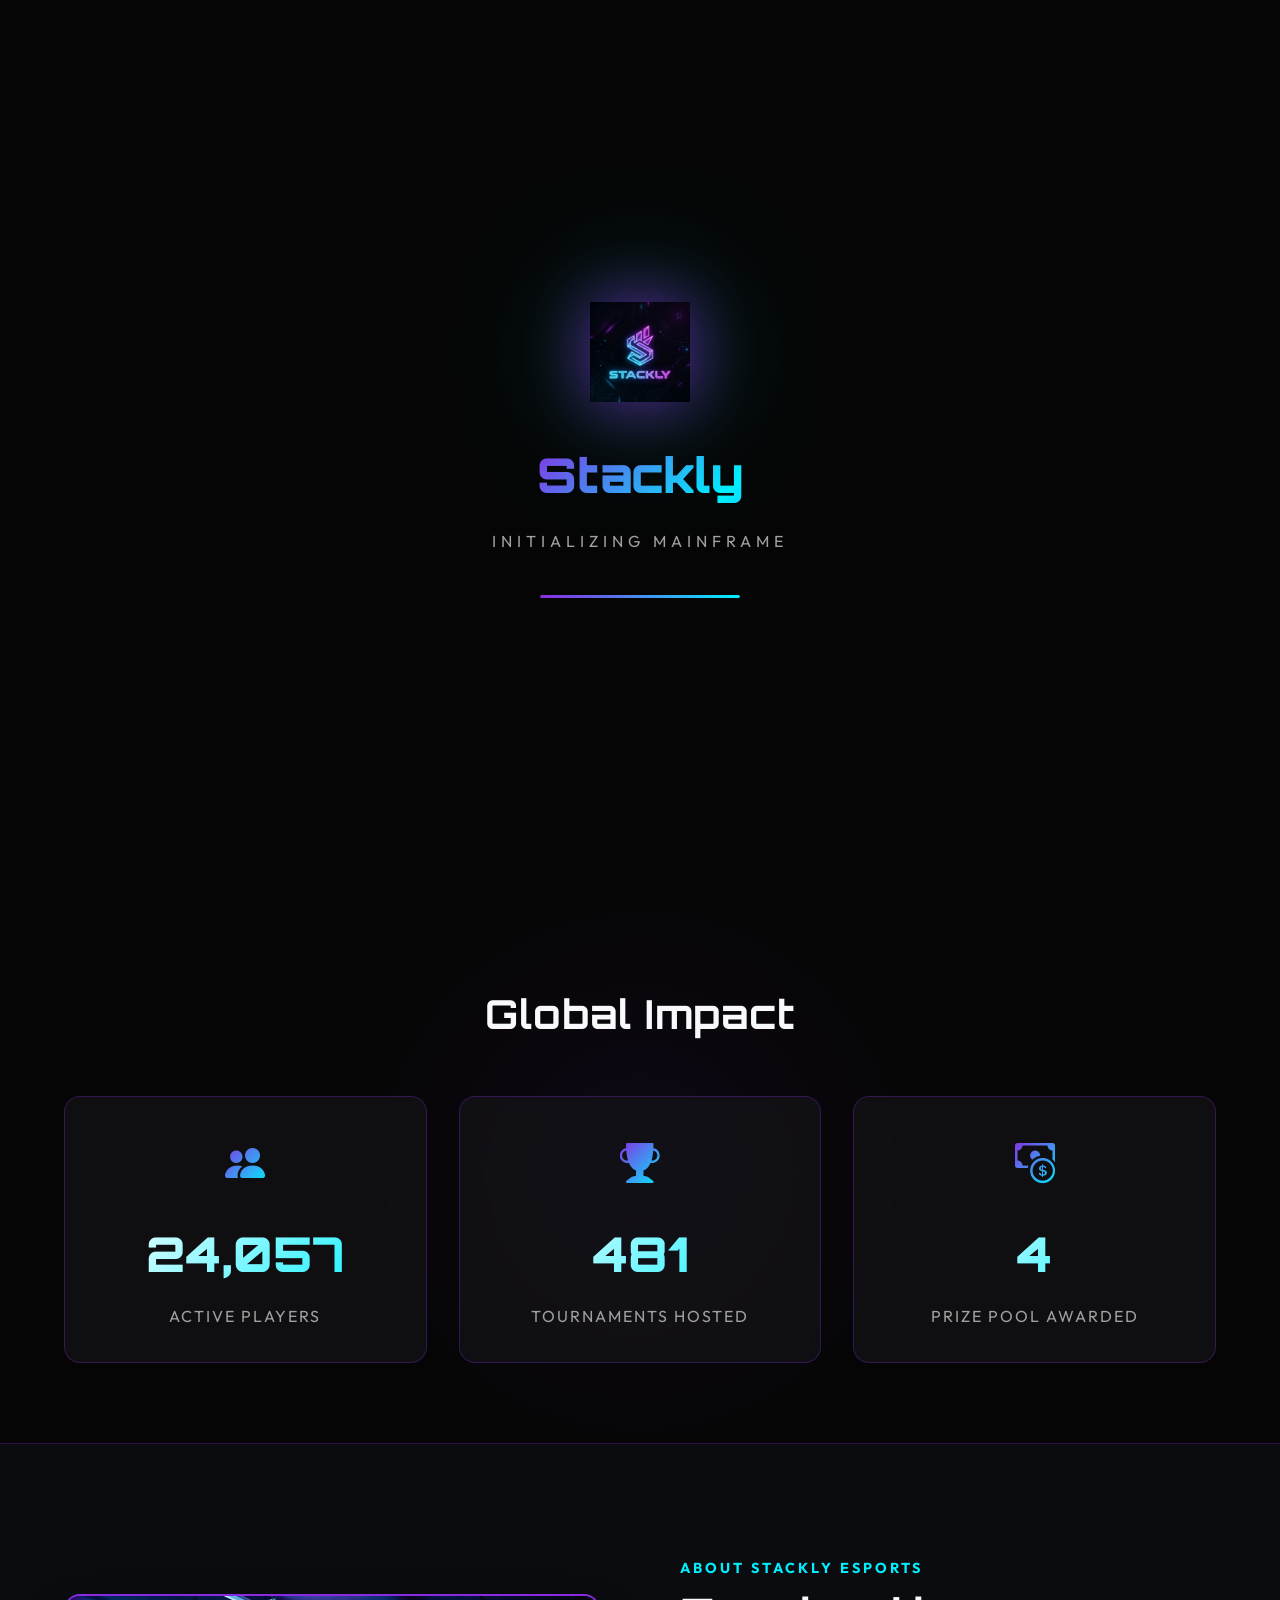
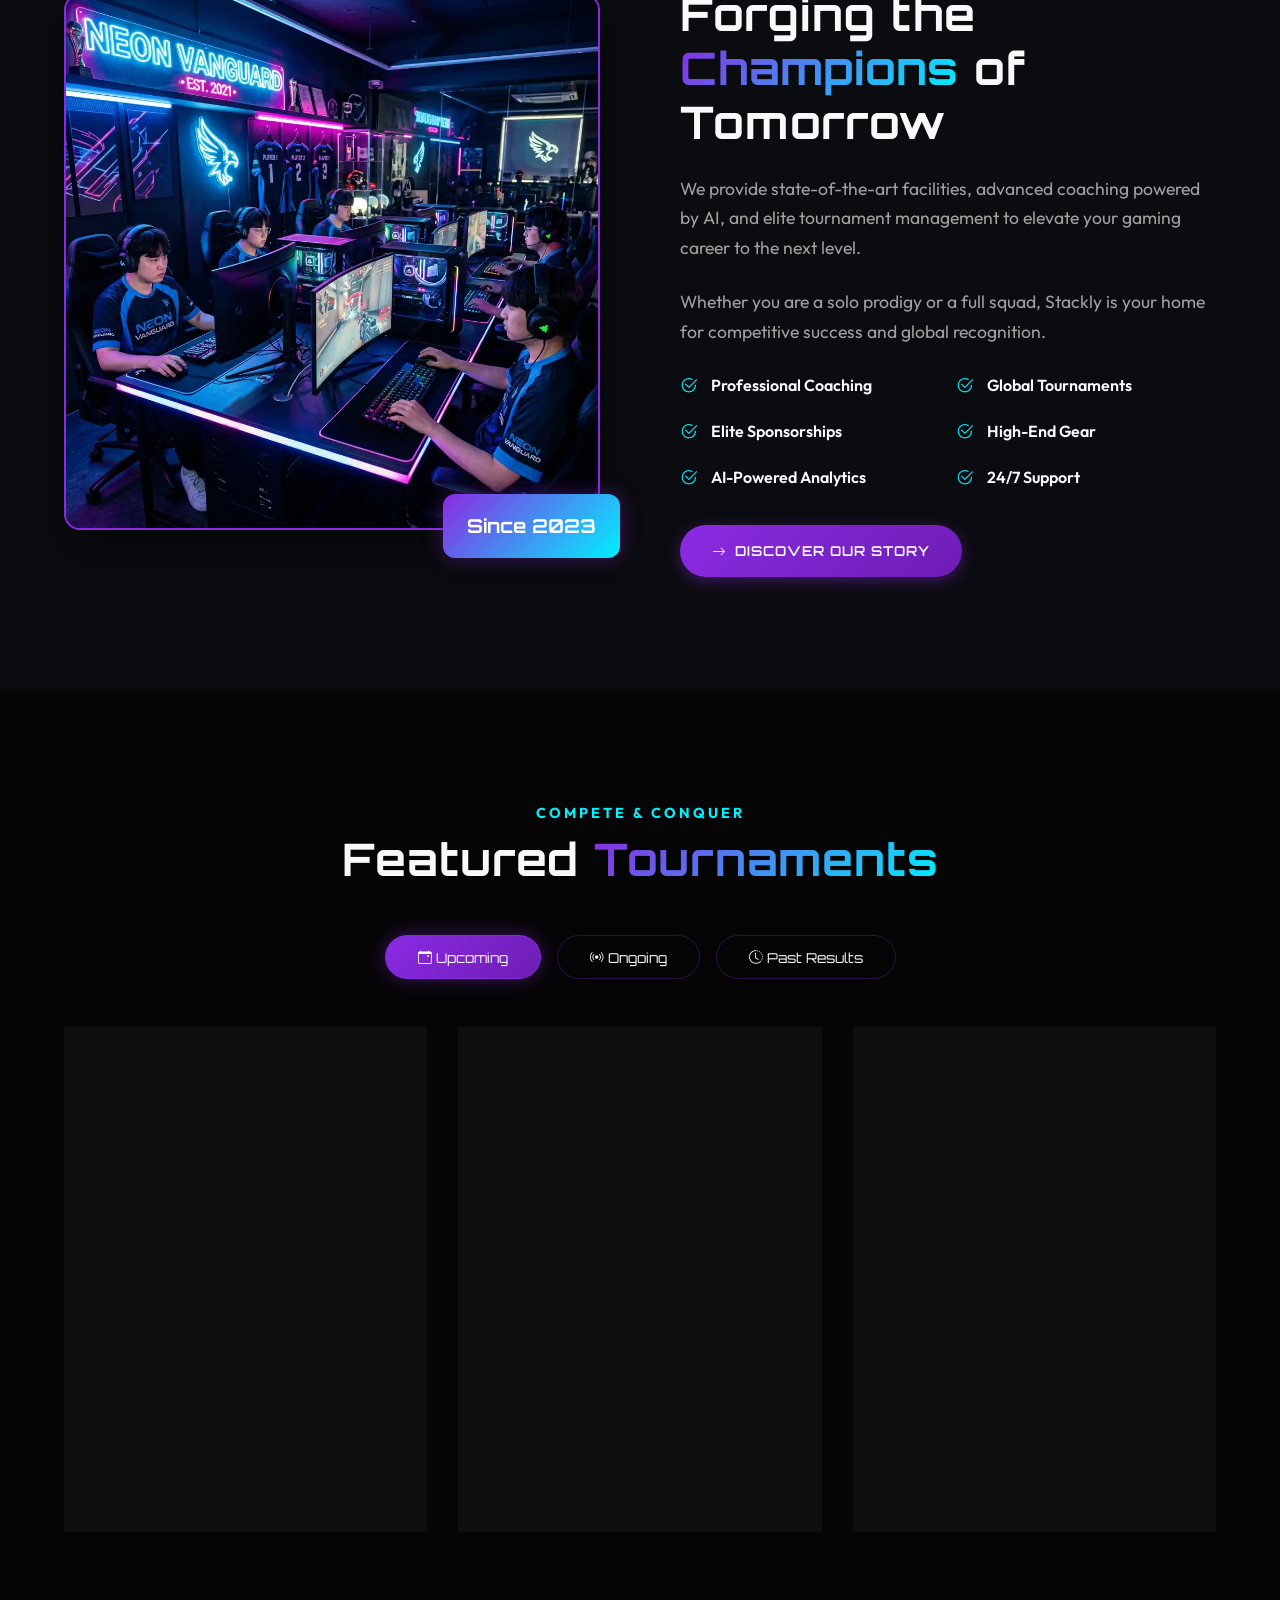
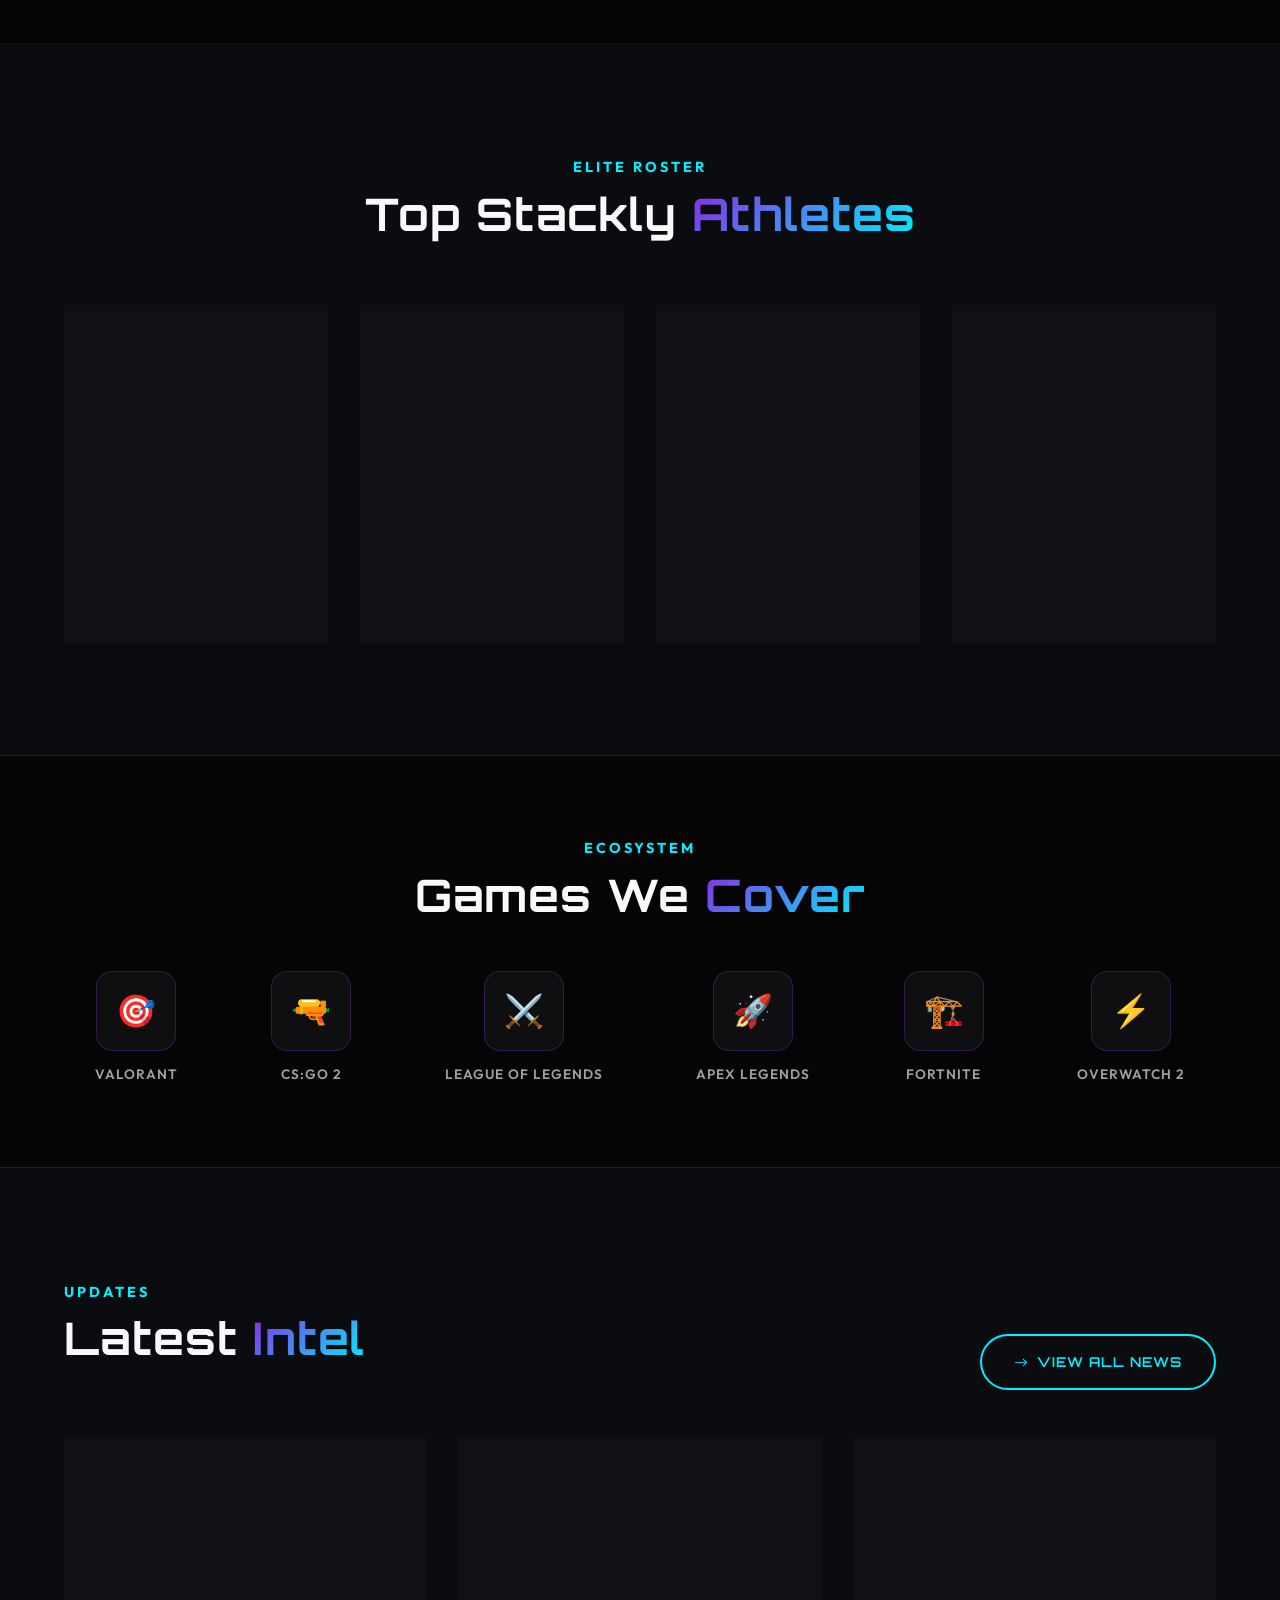
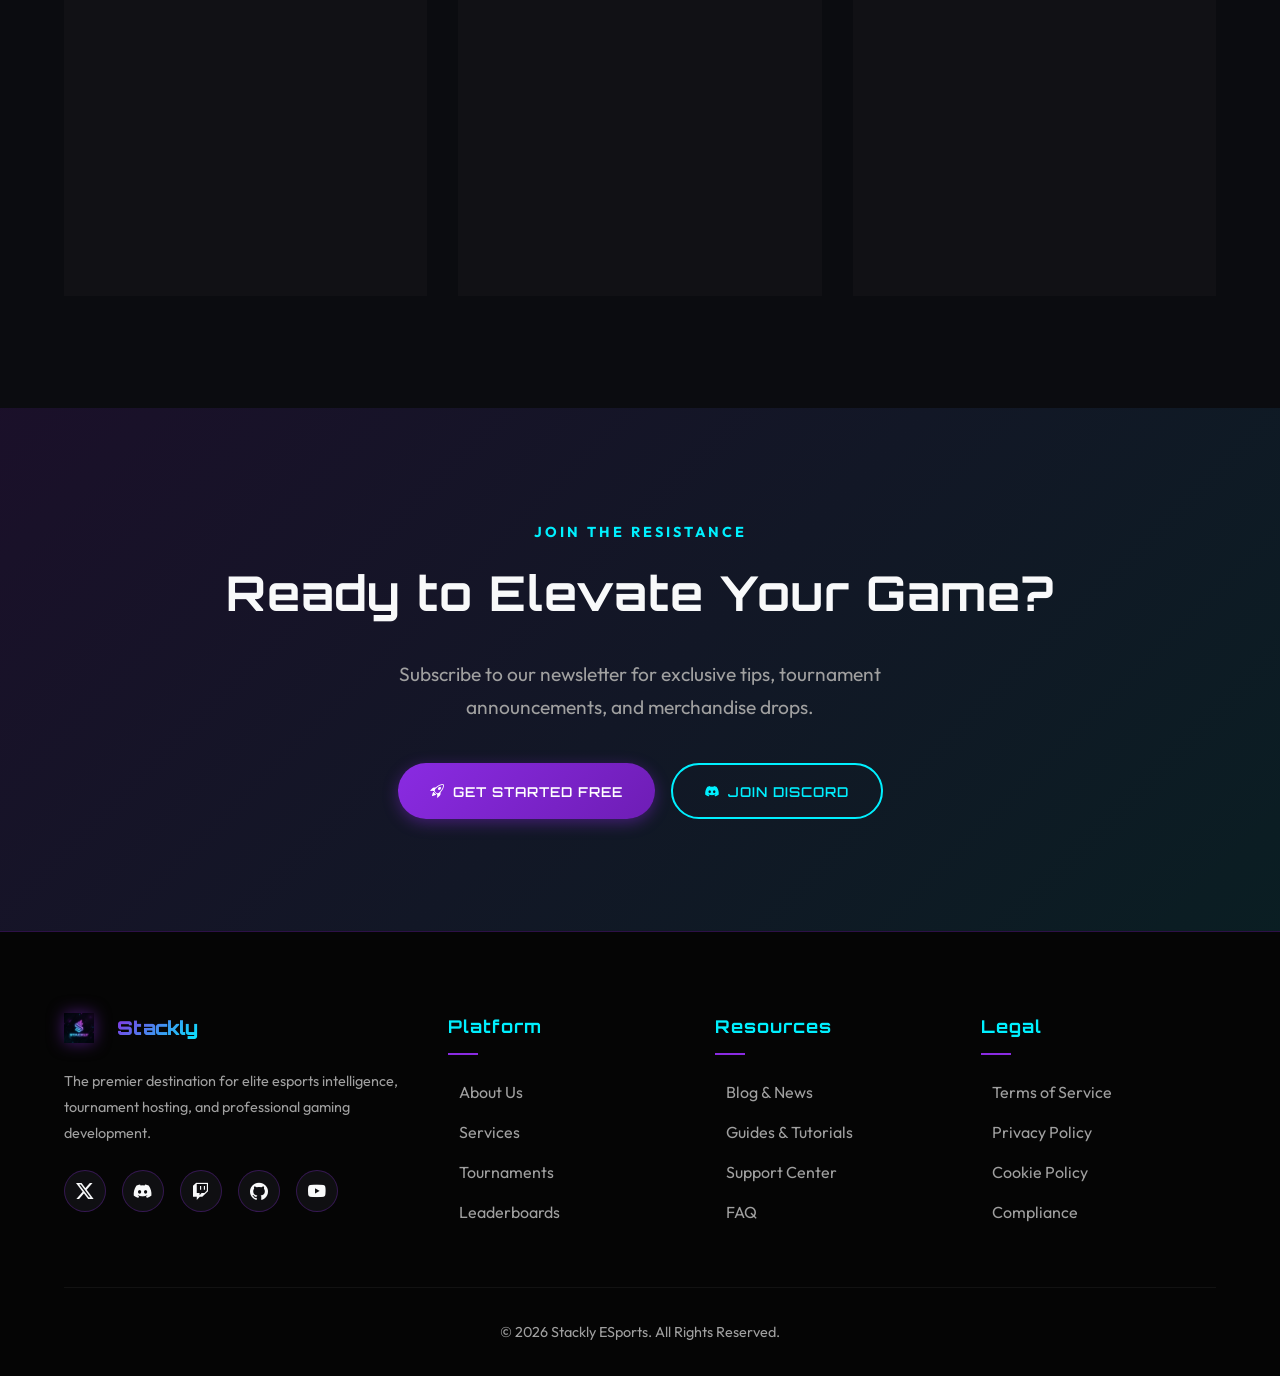
<file: index.html>
<!DOCTYPE html>
<html lang="en">
<head>
  <meta charset="UTF-8">
  <meta name="viewport" content="width=device-width, initial-scale=1.0">
  <meta name="description" content="Stackly ESports - The premier platform for professional gaming, tournaments, and esports news.">
  <title>Stackly || ESports Platform</title>
  <link href="https://cdn.jsdelivr.net/npm/bootstrap-icons@1.11.3/font/bootstrap-icons.css" rel="stylesheet">
  <link rel="stylesheet" href="style.css">
  <style>
    /* ===== HERO ===== */
    .hero-section {
      min-height: 100vh;
      display: flex;
      align-items: center;
      position: relative;
      overflow: hidden;
    }
    .hero-bg {
      position: absolute;
      top: 0; left: 0; width: 100%; height: 100%;
      z-index: 0;
    }
    .hero-bg img {
      width: 100%; height: 100%; object-fit: cover;
      filter: brightness(0.3);
    }
    .hero-overlay {
      position: absolute;
      top: 0; left: 0; width: 100%; height: 100%;
      background: linear-gradient(135deg, rgba(11,12,16,0.92), rgba(138,43,226,0.15), rgba(11,12,16,0.95));
      z-index: 1;
    }
    .hero-grid {
      display: grid;
      grid-template-columns: 1.2fr 0.8fr;
      gap: 3rem;
      align-items: center;
      position: relative;
      z-index: 2;
    }
    .hero-badge {
      display: inline-flex;
      align-items: center;
      gap: 0.5rem;
      padding: 0.5rem 1.2rem;
      background: rgba(138, 43, 226, 0.2);
      border: 1px solid var(--primary-color);
      border-radius: 25px;
      color: var(--secondary-color);
      font-weight: 600;
      margin-bottom: 1.5rem;
      font-size: 0.9rem;
      animation: pulse 2s ease infinite;
    }
    .hero-title {
      font-size: 4.5rem;
      line-height: 1.1;
      margin-bottom: 1.5rem;
    }
    .hero-title span {
      background: linear-gradient(135deg, var(--primary-color), var(--secondary-color));
      -webkit-background-clip: text;
      -webkit-text-fill-color: transparent;
      background-clip: text;
    }
    .typed-wrapper {
      display: inline-block;
      min-width: 200px;
    }
    .typed-text {
      border-right: 3px solid var(--secondary-color);
      padding-right: 5px;
      animation: glow 2s ease infinite;
    }
    .hero-text {
      font-size: 1.15rem;
      color: var(--text-muted);
      max-width: 550px;
      margin-bottom: 2.5rem;
      line-height: 1.8;
    }
    .hero-buttons {
      display: flex;
      gap: 1.2rem;
      flex-wrap: wrap;
    }
    .hero-image {
      position: relative;
    }
    .hero-image img {
      width: 100%;
      border-radius: 20px;
      border: 2px solid var(--border-color);
      box-shadow: 0 20px 60px rgba(0,0,0,0.5);
      animation: float 6s ease-in-out infinite;
    }
    .hero-image::before {
      content: '';
      position: absolute;
      top: -10px; right: -10px;
      width: 100%; height: 100%;
      border: 2px solid var(--primary-color);
      border-radius: 20px;
      z-index: -1;
      opacity: 0.3;
    }

    /* ===== STATS ===== */
    .stats-section {
      padding: 5rem 0;
      background: var(--darker-bg);
      border-bottom: 1px solid var(--border-color);
      position: relative;
      overflow: hidden;
    }
    .stats-section::before {
      content: '';
      position: absolute;
      top: 50%; left: 50%;
      width: 600px; height: 600px;
      background: radial-gradient(circle, rgba(138,43,226,0.08), transparent 70%);
      transform: translate(-50%, -50%);
    }
    .stats-title { text-align: center; font-size: 2.5rem; margin-bottom: 3rem; position: relative; }
    .stats-grid { display: grid; grid-template-columns: repeat(auto-fit, minmax(250px, 1fr)); gap: 2rem; }
    .stat-card { text-align: center; padding: 2rem; position: relative; }
    .stat-icon { font-size: 2.5rem; margin-bottom: 1rem; }
    .stat-icon i { background: linear-gradient(135deg, var(--primary-color), var(--secondary-color)); -webkit-background-clip: text; -webkit-text-fill-color: transparent; }
    .stat-number { font-size: 3rem; font-weight: 900; font-family: 'Orbitron', sans-serif; background: linear-gradient(135deg, #fff, var(--secondary-color)); -webkit-background-clip: text; -webkit-text-fill-color: transparent; }
    .stat-label { font-size: 1rem; color: var(--text-muted); text-transform: uppercase; letter-spacing: 2px; margin-top: 0.5rem; }

    /* ===== ABOUT ===== */
    .about-section { padding: 7rem 0; position: relative; overflow: hidden; }
    .about-grid { display: grid; grid-template-columns: 1fr 1fr; gap: 5rem; align-items: center; }
    .about-img { position: relative; }
    .about-img img {
      width: 100%;
      border-radius: 16px;
      border: 2px solid var(--primary-color);
      box-shadow: 0 20px 40px rgba(0,0,0,0.4);
      transition: var(--transition);
    }
    .about-img:hover img {
      box-shadow: 0 25px 50px rgba(138,43,226,0.3);
      transform: scale(1.02);
    }
    .about-img .floating-badge {
      position: absolute;
      bottom: -20px;
      right: -20px;
      background: linear-gradient(135deg, var(--primary-color), var(--secondary-color));
      color: #fff;
      padding: 1rem 1.5rem;
      border-radius: 12px;
      font-family: 'Orbitron', sans-serif;
      font-weight: 700;
      font-size: 1.2rem;
      box-shadow: var(--glow-purple);
      animation: float 4s ease-in-out infinite;
    }
    .about-text p { color: var(--text-muted); margin-bottom: 1.5rem; font-size: 1.1rem; }
    .features-list { display: grid; grid-template-columns: 1fr 1fr; gap: 1rem; margin-bottom: 2rem; }
    .features-list li { display: flex; align-items: center; gap: 0.8rem; font-weight: 600; transition: var(--transition); }
    .features-list li:hover { transform: translateX(5px); color: var(--secondary-color); }
    .features-list i { color: var(--secondary-color); font-size: 1.1rem; }

    /* ===== TOURNAMENTS ===== */
    .tournaments-section { padding: 7rem 0; background: var(--darker-bg); position: relative; overflow: hidden; }
    .tournaments-header { text-align: center; margin-bottom: 3rem; }
    .tab-buttons { display: flex; justify-content: center; gap: 1rem; margin-bottom: 3rem; flex-wrap: wrap; }
    .tab-btn { background: transparent; color: var(--text-light); border: 1px solid var(--border-color); padding: 0.8rem 2rem; border-radius: 30px; font-family: 'Orbitron', sans-serif; cursor: pointer; transition: var(--transition); font-size: 0.85rem; }
    .tab-btn.active, .tab-btn:hover { background: linear-gradient(135deg, var(--primary-color), #6e1db5); border-color: var(--primary-color); box-shadow: var(--glow-purple); }
    .tab-pane { display: none; }
    .tab-pane.active { display: grid; grid-template-columns: repeat(auto-fit, minmax(300px, 1fr)); gap: 2rem; animation: fadeUp 0.6s ease forwards; }
    .tournament-card { text-align: center; padding: 2.5rem 2rem; }
    .tournament-card .card-img { width: 100%; height: 180px; border-radius: 12px; overflow: hidden; margin-bottom: 1.5rem; }
    .tournament-card .card-img img { width: 100%; height: 100%; object-fit: cover; transition: var(--transition); }
    .tournament-card:hover .card-img img { transform: scale(1.1); }
    .tournament-card h3 { color: var(--secondary-color); margin-bottom: 0.8rem; font-size: 1.4rem; }
    .tournament-card p { color: var(--text-muted); margin-bottom: 1.2rem; }
    .prize { font-size: 1.5rem; font-weight: bold; background: linear-gradient(135deg, var(--accent-gold), #ff9800); -webkit-background-clip: text; -webkit-text-fill-color: transparent; margin-bottom: 1.5rem; display: block; font-family: 'Orbitron', sans-serif; }

    /* ===== PLAYERS ===== */
    .players-section { padding: 7rem 0; position: relative; }
    .players-header { text-align: center; margin-bottom: 4rem; }
    .players-grid { display: grid; grid-template-columns: repeat(auto-fit, minmax(250px, 1fr)); gap: 2rem; }
    .player-card { text-align: center; overflow: hidden; padding: 2.5rem 2rem; }
    .player-card .avatar {
      width: 130px; height: 130px;
      border-radius: 50%;
      border: 3px solid transparent;
      margin: 0 auto 1.5rem;
      overflow: hidden;
      position: relative;
      background: linear-gradient(135deg, var(--primary-color), var(--secondary-color));
      padding: 3px;
      animation: borderGlow 3s ease infinite;
    }
    .player-card .avatar-inner {
      width: 100%; height: 100%;
      border-radius: 50%;
      background: var(--darker-bg);
      display: flex;
      align-items: center;
      justify-content: center;
      font-size: 3rem;
      overflow: hidden;
    }
    .player-card .avatar-inner img { width: 100%; height: 100%; object-fit: cover; }
    .player-card h3 { font-size: 1.3rem; margin-bottom: 0.5rem; }
    .player-card .role { color: var(--primary-light); font-weight: 600; text-transform: uppercase; font-size: 0.85rem; letter-spacing: 2px; }

    /* ===== GAMES WE COVER ===== */
    .games-section { padding: 5rem 0; background: var(--darker-bg); border-top: 1px solid var(--border-color); border-bottom: 1px solid var(--border-color); }
    .games-grid { display: flex; justify-content: space-around; align-items: center; flex-wrap: wrap; gap: 2rem; }
    .game-item { text-align: center; transition: var(--transition); cursor: pointer; }
    .game-item:hover { transform: translateY(-10px); }
    .game-icon { width: 80px; height: 80px; border-radius: 16px; background: var(--card-bg); border: 1px solid var(--border-color); display: flex; align-items: center; justify-content: center; font-size: 2rem; margin: 0 auto 0.8rem; transition: var(--transition); }
    .game-item:hover .game-icon { border-color: var(--secondary-color); box-shadow: var(--glow-cyan); background: rgba(0, 240, 255, 0.1); }
    .game-name { font-size: 0.85rem; color: var(--text-muted); font-weight: 600; text-transform: uppercase; letter-spacing: 1px; }

    /* ===== NEWS ===== */
    .news-section { padding: 7rem 0; }
    .news-header { display: flex; justify-content: space-between; align-items: flex-end; margin-bottom: 3rem; }
    .news-grid { display: grid; grid-template-columns: repeat(auto-fit, minmax(300px, 1fr)); gap: 2rem; }
    .news-card { padding: 0; overflow: hidden; }
    .news-card-img { width: 100%; height: 220px; overflow: hidden; }
    .news-card-img img { width: 100%; height: 100%; object-fit: cover; transition: transform 0.6s ease; }
    .news-card:hover .news-card-img img { transform: scale(1.1); }
    .news-card-content { padding: 1.5rem 2rem 2rem; }
    .news-date { color: var(--primary-light); font-size: 0.85rem; font-weight: 600; margin-bottom: 0.8rem; display: block; letter-spacing: 1px; }
    .news-title { font-size: 1.2rem; margin-bottom: 0.8rem; line-height: 1.4; }
    .news-title a { transition: var(--transition); }
    .news-title a:hover { color: var(--secondary-color); }
    .news-excerpt { color: var(--text-muted); font-size: 0.95rem; }

    /* ===== CTA ===== */
    .cta-section {
      padding: 7rem 0;
      text-align: center;
      position: relative;
      overflow: hidden;
    }
    .cta-section::before {
      content: '';
      position: absolute;
      top: 0; left: 0; width: 100%; height: 100%;
      background: linear-gradient(135deg, rgba(138,43,226,0.12), rgba(0,240,255,0.08));
      z-index: 0;
    }
    .cta-section .container { position: relative; z-index: 1; }
    .cta-section h2 { font-size: 3rem; margin-bottom: 1.5rem; animation: glow 3s ease infinite; }
    .cta-section p { color: var(--text-muted); font-size: 1.2rem; max-width: 600px; margin: 0 auto 2.5rem; }

    @media (max-width: 768px) {
      .hero-title { font-size: 1.6rem; word-wrap: break-word; overflow-wrap: break-word; }
      .hero-grid { grid-template-columns: 1fr 1fr; text-align: left; gap: 1.5rem; }
      .hero-text { font-size: 0.85rem; margin-bottom: 1.5rem; }
      .hero-buttons { justify-content: flex-start; }
      .hero-image { margin-top: 0; }
      .hero-image img { border-radius: 14px; }
      .about-grid { grid-template-columns: 1fr; }
      .about-img .floating-badge { right: 10px; bottom: -15px; }
      .news-header { flex-direction: column; gap: 1rem; align-items: flex-start; }
      .typed-wrapper { display: block; min-width: unset; }
      .hero-badge { font-size: 0.7rem; padding: 0.4rem 0.8rem; }
    }
    @media (max-width: 480px) {
      .hero-grid { grid-template-columns: 1fr 0.8fr; gap: 1rem; }
      .hero-title { font-size: 1.2rem; }
      .hero-text { font-size: 0.75rem; margin-bottom: 1rem; line-height: 1.5; }
      .hero-buttons { flex-direction: column; gap: 0.6rem; }
      .hero-buttons .btn-primary,
      .hero-buttons .btn-secondary { font-size: 0.7rem; padding: 0.5rem 1rem; }
      .hero-badge { font-size: 0.6rem; padding: 0.3rem 0.6rem; margin-bottom: 0.8rem; }
      .hero-image img { border-radius: 10px; }
      .hero-image::before { display: none; }
      .cta-section h2 { font-size: 1.6rem; }
      .cta-section p { font-size: 0.95rem; }
    }
  </style>
</head>
<body>
  <!-- SPLASH SCREEN -->
  <div class="splash-screen" id="splashScreen">
    <div class="splash-particles">
      <div class="splash-particle"></div><div class="splash-particle"></div><div class="splash-particle"></div>
      <div class="splash-particle"></div><div class="splash-particle"></div><div class="splash-particle"></div>
    </div>
    <div class="splash-logo">
      <img src="assets/images/logo.webp" alt="Stackly Logo">
    </div>
    <div class="splash-brand">Stackly</div>
    <div class="splash-tagline">Initializing Mainframe</div>
    <div class="splash-loader">
      <div class="splash-loader-bar"></div>
    </div>
  </div>  <!-- NAVBAR -->
  <nav class="navbar glass" id="navbar">
    <div class="container">
      <a href="index.html" class="navbar-brand">
        <img src="assets/images/logo.webp" alt="Stackly Logo" class="logo-img">
        <span class="brand-text">Stackly</span>
      </a>
      <ul class="nav-links" id="navLinks">
        <li><a href="index.html" class="active"><i class="bi bi-house-door"></i> Home</a></li>
        <li><a href="about.html"><i class="bi bi-info-circle"></i> About</a></li>
        <li><a href="services.html"><i class="bi bi-controller"></i> Services</a></li>
        <li><a href="blog.html"><i class="bi bi-journal-text"></i> Blog</a></li>
        <li><a href="contact.html"><i class="bi bi-envelope"></i> Contact</a></li>
        <li><a href="login.html" class="btn-secondary" style="padding: 0.5rem 1.2rem;"><i class="bi bi-box-arrow-in-right"></i> Login</a></li>
        <li><a href="register.html" class="btn-primary" style="padding: 0.5rem 1.2rem;"><i class="bi bi-person-plus"></i> Register</a></li>
      </ul>
      <button class="hamburger" aria-label="Toggle navigation">
        <span></span><span></span><span></span>
      </button>
    </div>
  </nav>
  <div class="nav-overlay" id="navOverlay"></div>

  <!-- SECTION 1: HERO -->
  <section class="hero-section" id="hero">
    <div class="hero-bg">
      <img src="assets/images/esports-crowd.webp" alt="ESports Arena">
    </div>
    <div class="hero-overlay"></div>
    <div class="particles">
      <div class="particle"></div><div class="particle"></div><div class="particle"></div>
      <div class="particle"></div><div class="particle"></div><div class="particle"></div>
      <div class="particle"></div><div class="particle"></div>
    </div>
    <div class="container">
      <div class="hero-grid">
        <div class="hero-content fade-up">
          <div class="hero-badge">
            <i class="bi bi-lightning-charge-fill"></i> Next-Gen ESports Experience
          </div>
          <h1 class="hero-title">
            Dominate The<br><span class="typed-wrapper"><span class="typed-text" data-words='["Digital Arena","Global Stage","Competition","Battlefield"]'></span></span>
          </h1>
          <p class="hero-text">
            Join the ultimate platform for competitive gaming. From daily tournaments with massive prize pools to global leaderboards, we bring the world's best players together under one roof.
          </p>
          <div class="hero-buttons">
            <a href="error.html" class="btn-primary">
              <i class="bi bi-controller"></i> Join Tournament
            </a>
            <a href="error.html" class="btn-secondary">
              <i class="bi bi-play-circle"></i> Watch Live
            </a>
          </div>
        </div>
        <div class="hero-image slide-right">
          <img src="assets/images/tournament.webp" alt="Tournament Victory">
        </div>
      </div>
    </div>
  </section>

  <!-- SECTION 2: STATS -->
  <section class="stats-section" id="stats">
    <div class="container">
      <h2 class="stats-title fade-up">Global <span>Impact</span></h2>
      <div class="stats-grid stagger-children">
        <div class="glass-card stat-card fade-up">
          <div class="stat-icon"><i class="bi bi-people-fill"></i></div>
          <div class="stat-number counter" data-target="25000" data-suffix="+">0</div>
          <div class="stat-label">Active Players</div>
        </div>
        <div class="glass-card stat-card fade-up">
          <div class="stat-icon"><i class="bi bi-trophy-fill"></i></div>
          <div class="stat-number counter" data-target="500" data-suffix="+">0</div>
          <div class="stat-label">Tournaments Hosted</div>
        </div>
        <div class="glass-card stat-card fade-up">
          <div class="stat-icon"><i class="bi bi-cash-coin"></i></div>
          <div class="stat-number counter" data-target="5" data-suffix="M+">0</div>
          <div class="stat-label">Prize Pool Awarded</div>
        </div>
      </div>
    </div>
  </section>

  <!-- SECTION 3: ABOUT US -->
  <section class="about-section" id="about">
    <div class="container about-grid">
      <div class="about-img slide-left">
        <img src="assets/images/about-img.webp" alt="ESports Team Setup">
        <div class="floating-badge">Since 2023</div>
      </div>
      <div class="about-text slide-right">
        <div class="section-subtitle">About Stackly ESports</div>
        <h2 class="section-title">Forging the <span>Champions</span> of Tomorrow</h2>
        <p>We provide state-of-the-art facilities, advanced coaching powered by AI, and elite tournament management to elevate your gaming career to the next level.</p>
        <p>Whether you are a solo prodigy or a full squad, Stackly is your home for competitive success and global recognition.</p>
        <ul class="features-list">
          <li><i class="bi bi-check2-circle"></i> Professional Coaching</li>
          <li><i class="bi bi-check2-circle"></i> Global Tournaments</li>
          <li><i class="bi bi-check2-circle"></i> Elite Sponsorships</li>
          <li><i class="bi bi-check2-circle"></i> High-End Gear</li>
          <li><i class="bi bi-check2-circle"></i> AI-Powered Analytics</li>
          <li><i class="bi bi-check2-circle"></i> 24/7 Support</li>
        </ul>
        <a href="about.html" class="btn-primary"><i class="bi bi-arrow-right"></i> Discover Our Story</a>
      </div>
    </div>
  </section>

  <!-- SECTION 4: TOURNAMENTS (TABS) -->
  <section class="tournaments-section" id="tournaments">
    <div class="particles">
      <div class="particle"></div><div class="particle"></div><div class="particle"></div>
      <div class="particle"></div><div class="particle"></div><div class="particle"></div>
      <div class="particle"></div><div class="particle"></div>
    </div>
    <div class="container">
      <div class="tournaments-header fade-up">
        <div class="section-subtitle">Compete & Conquer</div>
        <h2 class="section-title">Featured <span>Tournaments</span></h2>
      </div>
      <div class="tab-buttons fade-up">
        <button class="tab-btn active" data-tab="upcoming" onclick="switchTab('upcoming')"><i class="bi bi-calendar-event"></i> Upcoming</button>
        <button class="tab-btn" data-tab="ongoing" onclick="switchTab('ongoing')"><i class="bi bi-broadcast"></i> Ongoing</button>
        <button class="tab-btn" data-tab="past" onclick="switchTab('past')"><i class="bi bi-clock-history"></i> Past Results</button>
      </div>
      <div class="tab-content fade-up">
        <div class="tab-pane active" id="upcoming">
          <div class="glass-card tournament-card">
            <div class="card-img"><img src="assets/images/esports-crowd.webp" alt="Cyber Cup"></div>
            <h3>Cyber Cup 2026</h3>
            <p>Valorant 5v5 Championship</p>
            <span class="prize">$50,000 Pool</span>
            <a href="error.html" class="btn-secondary">Register Now</a>
          </div>
          <div class="glass-card tournament-card">
            <div class="card-img"><img src="assets/images/gaming-setup.webp" alt="Neon Masters"></div>
            <h3>Neon Masters</h3>
            <p>CS:GO 2 Invitational</p>
            <span class="prize">$100,000 Pool</span>
            <a href="error.html" class="btn-secondary">Register Now</a>
          </div>
          <div class="glass-card tournament-card">
            <div class="card-img"><img src="assets/images/tournament.webp" alt="Stackly Series"></div>
            <h3>Stackly Series</h3>
            <p>League of Legends</p>
            <span class="prize">$75,000 Pool</span>
            <a href="error.html" class="btn-secondary">Register Now</a>
          </div>
        </div>
        <div class="tab-pane" id="ongoing">
          <div class="glass-card tournament-card">
            <div class="card-img"><img src="assets/images/hero-bg.webp" alt="Weekly Rumble"></div>
            <h3>Weekly Rumble</h3>
            <p>Apex Legends Trios</p>
            <span class="prize" style="-webkit-text-fill-color: #00ff88;">⚡ Live Now</span>
            <a href="error.html" class="btn-primary">Watch Stream</a>
          </div>
          <div class="glass-card tournament-card">
            <div class="card-img"><img src="assets/images/coaching.webp" alt="Duo Showdown"></div>
            <h3>Duo Showdown</h3>
            <p>Fortnite Duos</p>
            <span class="prize" style="-webkit-text-fill-color: #00ff88;">⚡ Live Now</span>
            <a href="error.html" class="btn-primary">Watch Stream</a>
          </div>
        </div>
        <div class="tab-pane" id="past">
          <div class="glass-card tournament-card">
            <div class="card-img"><img src="assets/images/tournament.webp" alt="Winter Brawl"></div>
            <h3>Winter Brawl 2025</h3>
            <p>Winner: Team Stackly</p>
            <span class="prize">View Brackets</span>
            <a href="error.html" class="btn-secondary">Read More</a>
          </div>
        </div>
      </div>
    </div>
  </section>

  <!-- SECTION 5: PLAYERS -->
  <section class="players-section" id="players">
    <div class="container">
      <div class="players-header fade-up">
        <div class="section-subtitle">Elite Roster</div>
        <h2 class="section-title">Top Stackly <span>Athletes</span></h2>
      </div>
      <div class="players-grid stagger-children">
        <div class="glass-card player-card fade-up">
          <div class="avatar"><div class="avatar-inner"><img src="assets/images/player-1.png" alt="Alex Vortex"></div></div>
          <h3>Alex "Vortex" Chen</h3>
          <div class="role">Team Captain / IGL</div>
        </div>
        <div class="glass-card player-card fade-up">
          <div class="avatar"><div class="avatar-inner"><img src="assets/images/player-2.png" alt="Sarah Nova"></div></div>
          <h3>Sarah "Nova" Jenkins</h3>
          <div class="role">Entry Fragger</div>
        </div>
        <div class="glass-card player-card fade-up">
          <div class="avatar"><div class="avatar-inner"><img src="assets/images/player-3.png" alt="Mike Phantom"></div></div>
          <h3>Mike "Phantom" Ross</h3>
          <div class="role">Support / Flex</div>
        </div>
        <div class="glass-card player-card fade-up">
          <div class="avatar"><div class="avatar-inner"><img src="assets/images/player-4.png" alt="Elena Viper"></div></div>
          <h3>Elena "Viper" Cruz</h3>
          <div class="role">Sniper / Operator</div>
        </div>
      </div>
    </div>
  </section>

  <!-- SECTION 6: GAMES WE COVER -->
  <section class="games-section" id="games">
    <div class="container">
      <div style="text-align: center; margin-bottom: 3rem;" class="fade-up">
        <div class="section-subtitle">Ecosystem</div>
        <h2 class="section-title">Games We <span>Cover</span></h2>
      </div>
      <div class="games-grid stagger-children">
        <div class="game-item fade-up">
          <div class="game-icon">🎯</div>
          <div class="game-name">Valorant</div>
        </div>
        <div class="game-item fade-up">
          <div class="game-icon">🔫</div>
          <div class="game-name">CS:GO 2</div>
        </div>
        <div class="game-item fade-up">
          <div class="game-icon">⚔️</div>
          <div class="game-name">League of Legends</div>
        </div>
        <div class="game-item fade-up">
          <div class="game-icon">🚀</div>
          <div class="game-name">Apex Legends</div>
        </div>
        <div class="game-item fade-up">
          <div class="game-icon">🏗️</div>
          <div class="game-name">Fortnite</div>
        </div>
        <div class="game-item fade-up">
          <div class="game-icon">⚡</div>
          <div class="game-name">Overwatch 2</div>
        </div>
      </div>
    </div>
  </section>

  <!-- SECTION 7: NEWS -->
  <section class="news-section" id="news">
    <div class="container">
      <div class="news-header fade-up">
        <div>
          <div class="section-subtitle">Updates</div>
          <h2 class="section-title">Latest <span>Intel</span></h2>
        </div>
        <a href="blog.html" class="btn-secondary"><i class="bi bi-arrow-right"></i> View All News</a>
      </div>
      <div class="news-grid stagger-children">
        <div class="glass-card news-card fade-up">
          <div class="news-card-img"><img src="assets/images/tournament.webp" alt="News"></div>
          <div class="news-card-content">
            <span class="news-date"><i class="bi bi-calendar3"></i> JUN 20, 2026</span>
            <h3 class="news-title"><a href="error.html">Stackly Secures Victory at Global Finals</a></h3>
            <p class="news-excerpt">An unbelievable comeback in the grand finals secured the championship trophy for our main roster.</p>
          </div>
        </div>
        <div class="glass-card news-card fade-up">
          <div class="news-card-img"><img src="assets/images/gaming-setup.webp" alt="News"></div>
          <div class="news-card-content">
            <span class="news-date"><i class="bi bi-calendar3"></i> JUN 15, 2026</span>
            <h3 class="news-title"><a href="error.html">New Training Facility Unveiled in LA</a></h3>
            <p class="news-excerpt">Take a tour inside our brand new, state-of-the-art gaming house designed for peak performance.</p>
          </div>
        </div>
        <div class="glass-card news-card fade-up">
          <div class="news-card-img"><img src="assets/images/coaching.webp" alt="News"></div>
          <div class="news-card-content">
            <span class="news-date"><i class="bi bi-calendar3"></i> JUN 10, 2026</span>
            <h3 class="news-title"><a href="error.html">Patch 8.12 Meta Analysis by Coach "Zen"</a></h3>
            <p class="news-excerpt">A deep dive into the recent balance changes and how they will affect the upcoming tournament circuit.</p>
          </div>
        </div>
      </div>
    </div>
  </section>

  <!-- SECTION 8: CTA -->
  <section class="cta-section" id="cta">
    <div class="particles">
      <div class="particle"></div><div class="particle"></div><div class="particle"></div>
      <div class="particle"></div><div class="particle"></div><div class="particle"></div>
      <div class="particle"></div><div class="particle"></div>
    </div>
    <div class="container fade-up">
      <div class="section-subtitle">Join The Resistance</div>
      <h2>Ready to Elevate Your <span>Game</span>?</h2>
      <p>Subscribe to our newsletter for exclusive tips, tournament announcements, and merchandise drops.</p>
      <div style="display: flex; gap: 1rem; justify-content: center; flex-wrap: wrap;">
        <a href="login.html" class="btn-primary"><i class="bi bi-rocket-takeoff"></i> Get Started Free</a>
        <a href="error.html" class="btn-secondary"><i class="bi bi-discord"></i> Join Discord</a>
      </div>
    </div>
  </section>

  <!-- FOOTER -->
  <footer>
    <div class="container">
      <div class="footer-grid">
        <div class="footer-col">
          <a href="index.html" class="navbar-brand" style="margin-bottom: 1.5rem; display: flex;">
            <img src="assets/images/logo.webp" alt="Stackly Logo" style="height:30px; margin-right: 10px;">
            <span class="brand-text" style="font-size: 1.2rem;">Stackly</span>
          </a>
          <p style="color: var(--text-muted); font-size: 0.9rem; margin-bottom: 1.5rem; line-height: 1.8;">
            The premier destination for elite esports intelligence, tournament hosting, and professional gaming development.
          </p>
          <div class="social-icons">
            <a href="error.html" title="Twitter"><i class="bi bi-twitter-x"></i></a>
            <a href="error.html" title="Discord"><i class="bi bi-discord"></i></a>
            <a href="error.html" title="Twitch"><i class="bi bi-twitch"></i></a>
            <a href="https://github.com/lingalamanasa/ESPORTS" target="_blank" rel="noopener noreferrer" title="GitHub"><i class="bi bi-github"></i></a>
            <a href="error.html" title="YouTube"><i class="bi bi-youtube"></i></a>
          </div>
        </div>
        <div class="footer-col">
          <h4>Platform</h4>
          <ul class="footer-links">
            <li><a href="about.html">About Us</a></li>
            <li><a href="services.html">Services</a></li>
            <li><a href="error.html">Tournaments</a></li>
            <li><a href="error.html">Leaderboards</a></li>
          </ul>
        </div>
        <div class="footer-col">
          <h4>Resources</h4>
          <ul class="footer-links">
            <li><a href="blog.html">Blog & News</a></li>
            <li><a href="error.html">Guides & Tutorials</a></li>
            <li><a href="contact.html">Support Center</a></li>
            <li><a href="error.html">FAQ</a></li>
          </ul>
        </div>
        <div class="footer-col">
          <h4>Legal</h4>
          <ul class="footer-links">
            <li><a href="error.html">Terms of Service</a></li>
            <li><a href="error.html">Privacy Policy</a></li>
            <li><a href="error.html">Cookie Policy</a></li>
            <li><a href="error.html">Compliance</a></li>
          </ul>
        </div>
      </div>
      <div class="footer-bottom">
        <p>&copy; 2026 Stackly ESports. All Rights Reserved.</p>
      </div>
    </div>
  </footer>

  <!-- BACK TO TOP -->
  <button class="back-to-top" aria-label="Back to top"><i class="bi bi-chevron-up"></i></button>

  <script src="script.js"></script>
</body>
</html>
</file>
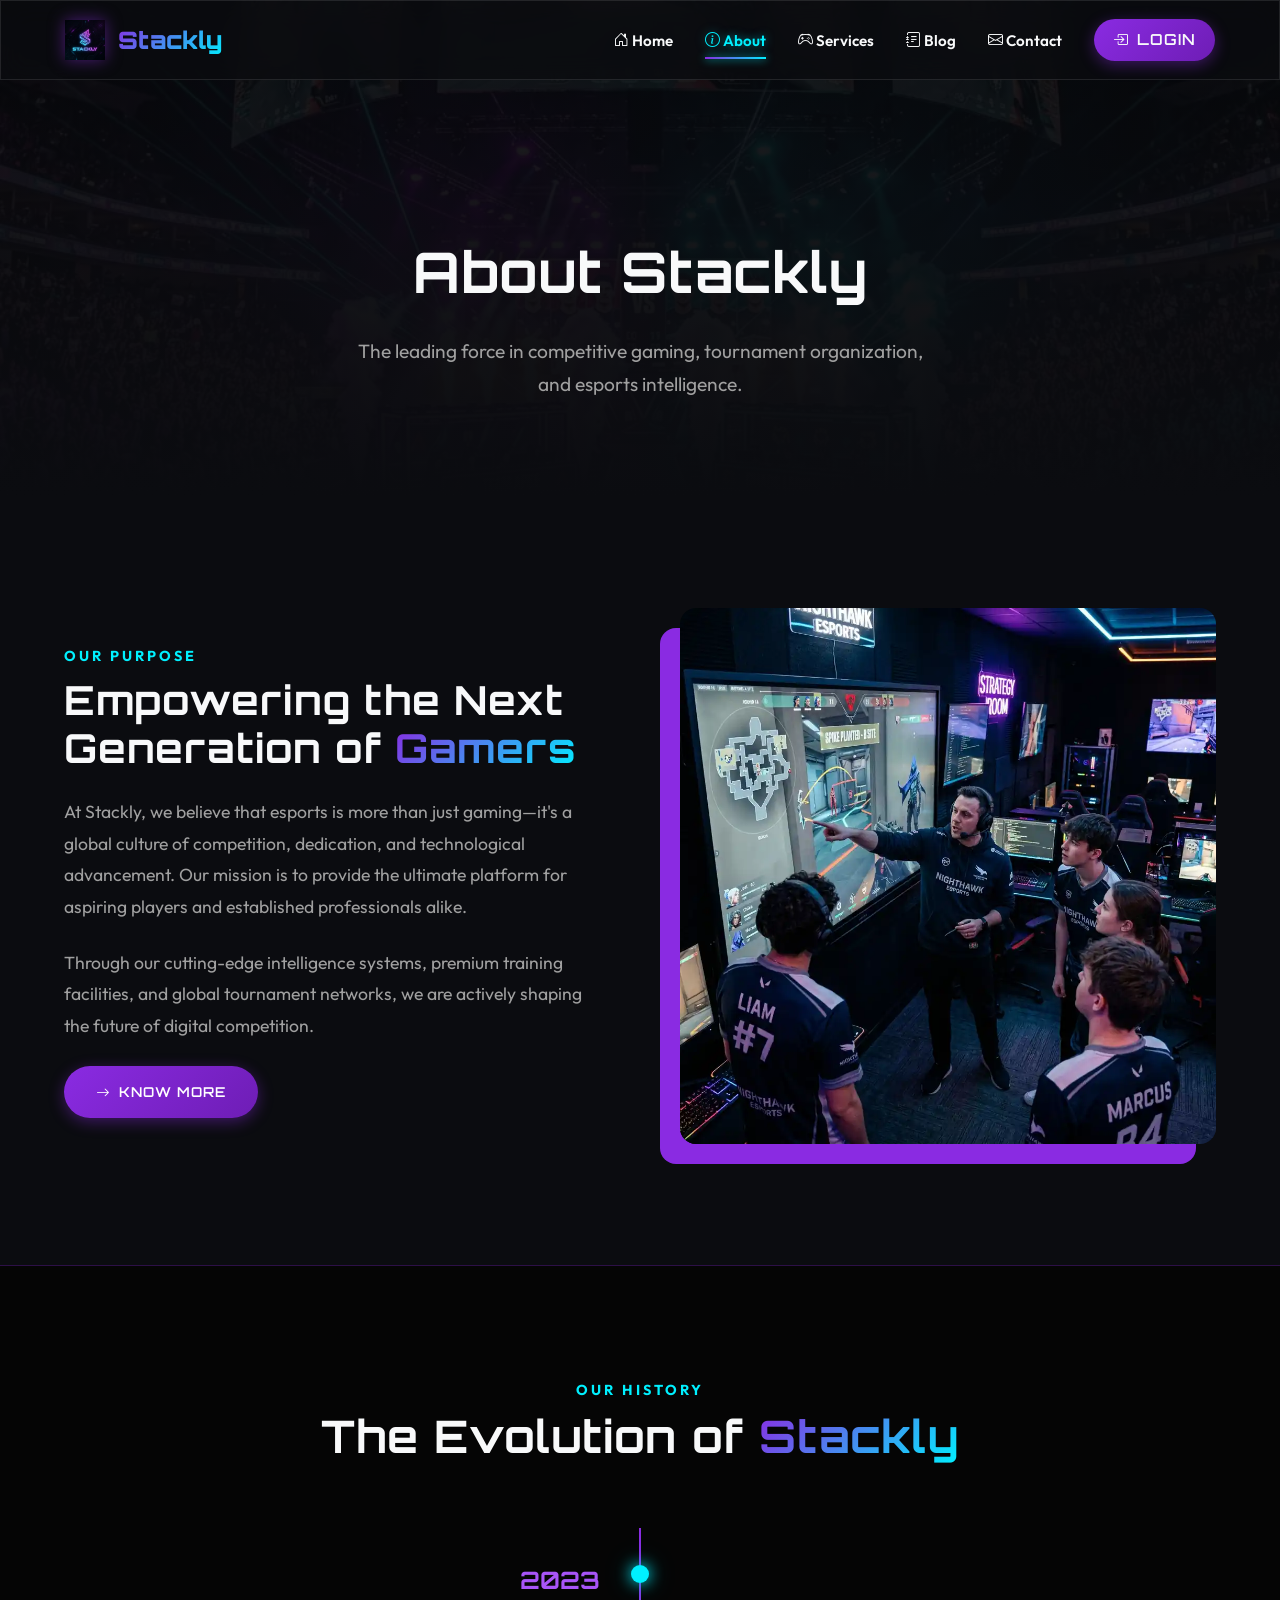
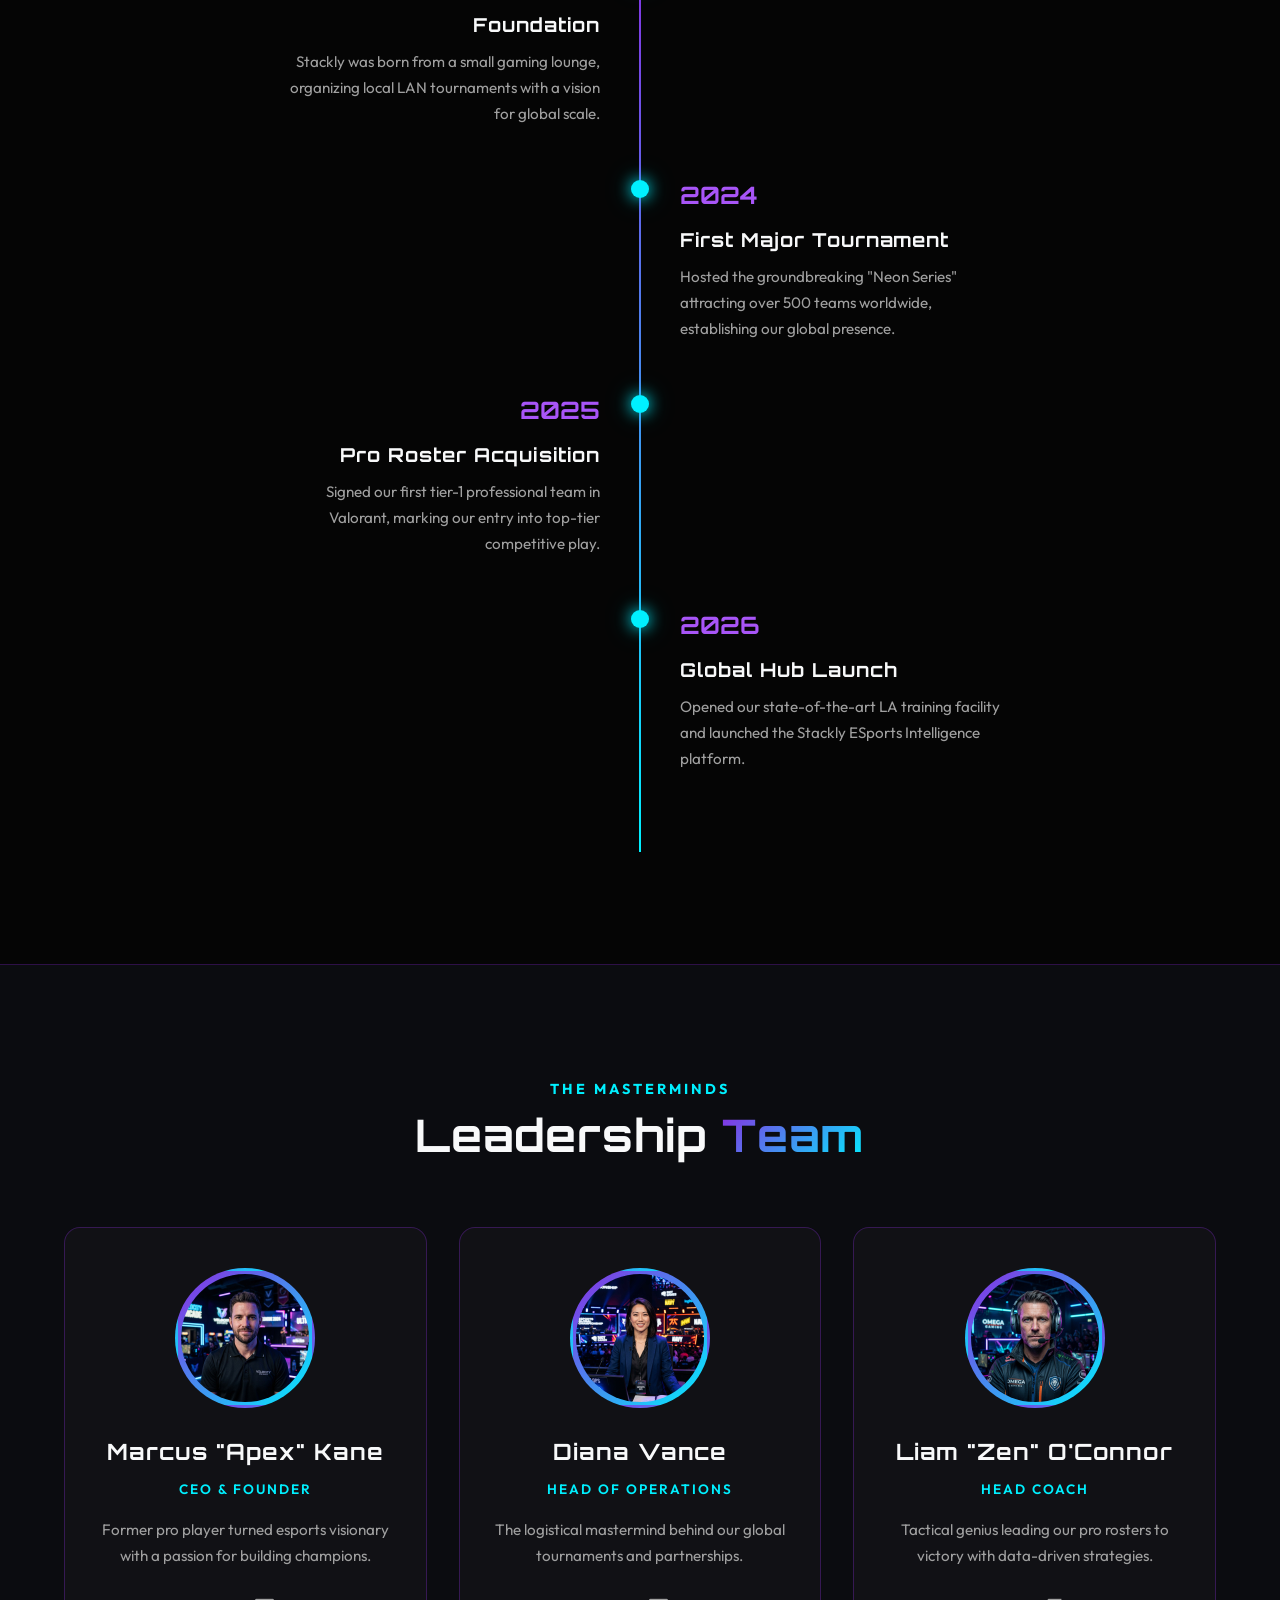
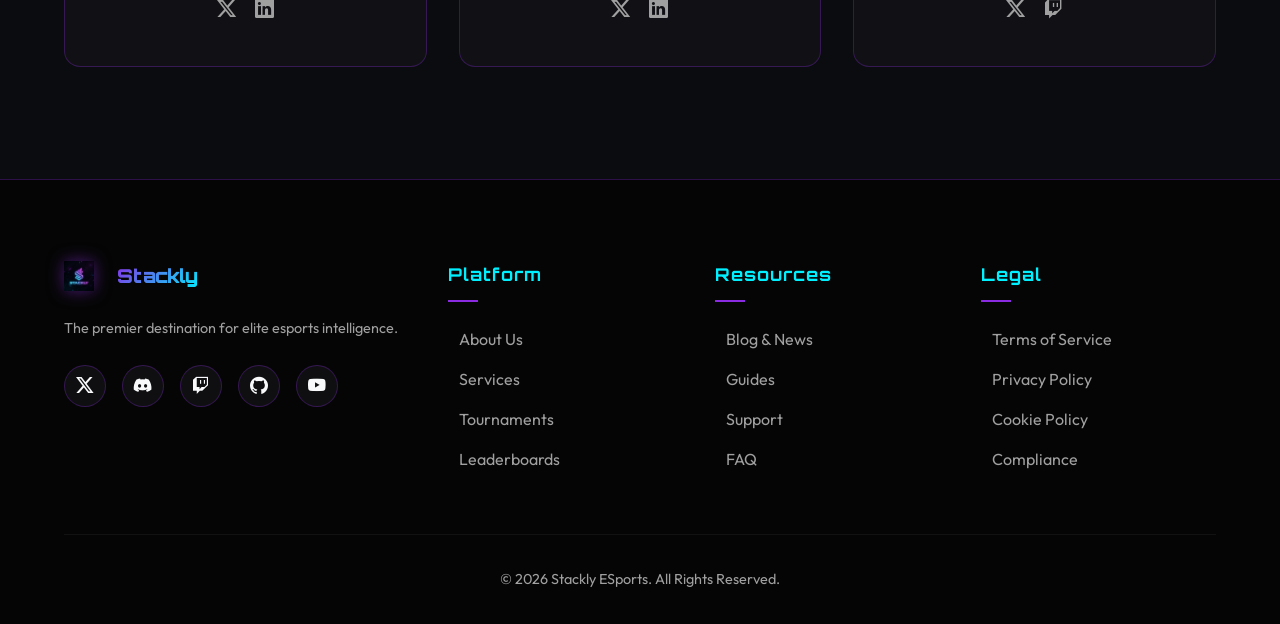
<file: about.html>
<!DOCTYPE html>
<html lang="en">
<head>
  <meta charset="UTF-8">
  <meta name="viewport" content="width=device-width, initial-scale=1.0">
  <title>About Us || Stackly ESports</title>
  <link href="https://cdn.jsdelivr.net/npm/bootstrap-icons@1.11.3/font/bootstrap-icons.css" rel="stylesheet">
  <link rel="stylesheet" href="style.css">
  <style>
    .page-header {
      padding: 14rem 0 6rem;
      text-align: center;
      position: relative;
      overflow: hidden;
    }
    .page-header-bg {
      position: absolute; top: 0; left: 0; width: 100%; height: 100%; z-index: 0;
    }
    .page-header-bg img { width: 100%; height: 100%; object-fit: cover; filter: brightness(0.2); }
    .page-header-overlay {
      position: absolute; top: 0; left: 0; width: 100%; height: 100%;
      background: linear-gradient(180deg, rgba(11,12,16,0.5), rgba(11,12,16,1));
      z-index: 1;
    }
    .page-header .container { position: relative; z-index: 2; }
    .page-title { font-size: 3.5rem; margin-bottom: 1rem; animation: glow 3s ease infinite; }
    .page-desc { font-size: 1.2rem; color: var(--text-muted); max-width: 600px; margin: 0 auto; }

    .mission-section { padding: 7rem 0; }
    .mission-grid { display: grid; grid-template-columns: 1fr 1fr; gap: 5rem; align-items: center; }
    .mission-content h2 { font-size: 2.5rem; margin-bottom: 1.5rem; }
    .mission-content p { color: var(--text-muted); font-size: 1.1rem; margin-bottom: 1.5rem; line-height: 1.8; }
    .mission-img { position: relative; }
    .mission-img img { width: 100%; border-radius: 16px; box-shadow: -20px 20px 0 var(--primary-color); transition: var(--transition); }
    .mission-img:hover img { box-shadow: -25px 25px 0 var(--secondary-color); transform: scale(1.02); }

    .timeline-section { padding: 7rem 0; background: var(--darker-bg); border-top: 1px solid var(--border-color); border-bottom: 1px solid var(--border-color); position: relative; overflow: hidden; }
    .timeline-header { text-align: center; margin-bottom: 4rem; }
    .timeline { position: relative; max-width: 800px; margin: 0 auto; padding: 2rem 0; }
    .timeline::before { content: ''; position: absolute; top: 0; left: 50%; width: 2px; height: 100%; background: linear-gradient(180deg, var(--primary-color), var(--secondary-color)); transform: translateX(-50%); }
    .timeline-item { margin-bottom: 3rem; position: relative; width: 50%; padding: 0 2.5rem; }
    .timeline-item:nth-child(odd) { left: 0; text-align: right; }
    .timeline-item:nth-child(even) { left: 50%; text-align: left; }
    .timeline-dot { position: absolute; top: 5px; width: 18px; height: 18px; background: var(--secondary-color); border-radius: 50%; box-shadow: 0 0 15px var(--secondary-color), 0 0 30px rgba(0,240,255,0.3); animation: pulse 2s ease infinite; }
    .timeline-item:nth-child(odd) .timeline-dot { right: -9px; }
    .timeline-item:nth-child(even) .timeline-dot { left: -9px; }
    .timeline-year { font-size: 1.5rem; color: var(--primary-light); font-family: 'Orbitron', sans-serif; margin-bottom: 0.5rem; font-weight: bold; }
    .timeline-item h3 { margin-bottom: 0.5rem; font-size: 1.2rem; }
    .timeline-item p { color: var(--text-muted); font-size: 0.95rem; }

    .team-section { padding: 7rem 0; }
    .team-header { text-align: center; margin-bottom: 4rem; }
    .team-grid { display: grid; grid-template-columns: repeat(auto-fit, minmax(280px, 1fr)); gap: 2rem; }
    .team-card { text-align: center; padding: 2.5rem 2rem; }
    .team-avatar { width: 140px; height: 140px; border-radius: 50%; margin: 0 auto 1.5rem; overflow: hidden; border: 3px solid transparent; background: linear-gradient(135deg, var(--primary-color), var(--secondary-color)); padding: 3px; animation: borderGlow 3s ease infinite; }
    .team-avatar-inner { width: 100%; height: 100%; border-radius: 50%; overflow: hidden; background: var(--darker-bg); }
    .team-avatar-inner img { width: 100%; height: 100%; object-fit: cover; }
    .team-card h3 { font-size: 1.4rem; margin-bottom: 0.5rem; }
    .team-role { color: var(--secondary-color); font-weight: 600; margin-bottom: 1rem; text-transform: uppercase; font-size: 0.85rem; letter-spacing: 2px; }
    .team-card p { color: var(--text-muted); font-size: 0.95rem; margin-bottom: 1.5rem; }
    .team-socials a { color: var(--text-muted); margin: 0 0.5rem; font-size: 1.2rem; transition: var(--transition); }
    .team-socials a:hover { color: var(--primary-color); transform: translateY(-3px); display: inline-block; }

    @media (max-width: 768px) {
      .page-title { font-size: 1.8rem; word-wrap: break-word; overflow-wrap: break-word; }
      .page-header { padding: 10rem 0 4rem; }
      .page-desc { font-size: 1rem; }
      .mission-grid { grid-template-columns: 1fr; }
      .timeline::before { left: 20px; }
      .timeline-item { width: 100%; left: 0 !important; padding-left: 50px; text-align: left !important; }
      .timeline-dot { left: 11px !important; }
    }
    @media (max-width: 480px) {
      .page-title { font-size: 1.4rem; }
      .page-header { padding: 8rem 0 3rem; }
    }
  </style>
</head>
<body>
  <nav class="navbar glass" id="navbar">
    <div class="container">
      <a href="index.html" class="navbar-brand">
        <img src="assets/images/logo.webp" alt="Stackly Logo" class="logo-img">
        <span class="brand-text">Stackly</span>
      </a>
      <ul class="nav-links" id="navLinks">
        <li><a href="index.html"><i class="bi bi-house-door"></i> Home</a></li>
        <li><a href="about.html" class="active"><i class="bi bi-info-circle"></i> About</a></li>
        <li><a href="services.html"><i class="bi bi-controller"></i> Services</a></li>
        <li><a href="blog.html"><i class="bi bi-journal-text"></i> Blog</a></li>
        <li><a href="contact.html"><i class="bi bi-envelope"></i> Contact</a></li>
        <li><a href="login.html" class="btn-primary" style="padding: 0.5rem 1.2rem;"><i class="bi bi-box-arrow-in-right"></i> Login</a></li>
      </ul>
      <button class="hamburger" aria-label="Toggle navigation"><span></span><span></span><span></span></button>
    </div>
  </nav>
  <div class="nav-overlay" id="navOverlay"></div>

  <section class="page-header">
    <div class="page-header-bg"><img src="assets/images/esports-crowd.webp" alt="Arena"></div>
    <div class="page-header-overlay"></div>
    <div class="particles"><div class="particle"></div><div class="particle"></div><div class="particle"></div><div class="particle"></div><div class="particle"></div><div class="particle"></div><div class="particle"></div><div class="particle"></div></div>
    <div class="container fade-up">
      <h1 class="page-title">About <span>Stackly</span></h1>
      <p class="page-desc">The leading force in competitive gaming, tournament organization, and esports intelligence.</p>
    </div>
  </section>

  <section class="mission-section">
    <div class="container mission-grid">
      <div class="mission-content slide-left">
        <div class="section-subtitle">Our Purpose</div>
        <h2 class="section-title">Empowering the Next Generation of <span>Gamers</span></h2>
        <p>At Stackly, we believe that esports is more than just gaming—it's a global culture of competition, dedication, and technological advancement. Our mission is to provide the ultimate platform for aspiring players and established professionals alike.</p>
        <p>Through our cutting-edge intelligence systems, premium training facilities, and global tournament networks, we are actively shaping the future of digital competition.</p>
        <a href="error.html" class="btn-primary"><i class="bi bi-arrow-right"></i> Know More</a>
      </div>
      <div class="mission-img slide-right">
        <img src="assets/images/coaching.webp" alt="Stackly Mission">
      </div>
    </div>
  </section>

  <section class="timeline-section">
    <div class="particles"><div class="particle"></div><div class="particle"></div><div class="particle"></div><div class="particle"></div><div class="particle"></div><div class="particle"></div><div class="particle"></div><div class="particle"></div></div>
    <div class="container">
      <div class="timeline-header fade-up">
        <div class="section-subtitle">Our History</div>
        <h2 class="section-title">The Evolution of <span>Stackly</span></h2>
      </div>
      <div class="timeline">
        <div class="timeline-item fade-up">
          <div class="timeline-dot"></div>
          <div class="timeline-year">2023</div>
          <h3>Foundation</h3>
          <p>Stackly was born from a small gaming lounge, organizing local LAN tournaments with a vision for global scale.</p>
        </div>
        <div class="timeline-item fade-up">
          <div class="timeline-dot"></div>
          <div class="timeline-year">2024</div>
          <h3>First Major Tournament</h3>
          <p>Hosted the groundbreaking "Neon Series" attracting over 500 teams worldwide, establishing our global presence.</p>
        </div>
        <div class="timeline-item fade-up">
          <div class="timeline-dot"></div>
          <div class="timeline-year">2025</div>
          <h3>Pro Roster Acquisition</h3>
          <p>Signed our first tier-1 professional team in Valorant, marking our entry into top-tier competitive play.</p>
        </div>
        <div class="timeline-item fade-up">
          <div class="timeline-dot"></div>
          <div class="timeline-year">2026</div>
          <h3>Global Hub Launch</h3>
          <p>Opened our state-of-the-art LA training facility and launched the Stackly ESports Intelligence platform.</p>
        </div>
      </div>
    </div>
  </section>

  <section class="team-section">
    <div class="container">
      <div class="team-header fade-up">
        <div class="section-subtitle">The Masterminds</div>
        <h2 class="section-title">Leadership <span>Team</span></h2>
      </div>
      <div class="team-grid stagger-children">
        <div class="glass-card team-card fade-up">
          <div class="team-avatar"><div class="team-avatar-inner"><img src="assets/images/team-1.png" alt="CEO"></div></div>
          <h3>Marcus "Apex" Kane</h3>
          <div class="team-role">CEO & Founder</div>
          <p>Former pro player turned esports visionary with a passion for building champions.</p>
          <div class="team-socials">
            <a href="error.html"><i class="bi bi-twitter-x"></i></a>
            <a href="error.html"><i class="bi bi-linkedin"></i></a>
          </div>
        </div>
        <div class="glass-card team-card fade-up">
          <div class="team-avatar"><div class="team-avatar-inner"><img src="assets/images/team-2.png" alt="COO"></div></div>
          <h3>Diana Vance</h3>
          <div class="team-role">Head of Operations</div>
          <p>The logistical mastermind behind our global tournaments and partnerships.</p>
          <div class="team-socials">
            <a href="error.html"><i class="bi bi-twitter-x"></i></a>
            <a href="error.html"><i class="bi bi-linkedin"></i></a>
          </div>
        </div>
        <div class="glass-card team-card fade-up">
          <div class="team-avatar"><div class="team-avatar-inner"><img src="assets/images/team-3.png" alt="Coach"></div></div>
          <h3>Liam "Zen" O'Connor</h3>
          <div class="team-role">Head Coach</div>
          <p>Tactical genius leading our pro rosters to victory with data-driven strategies.</p>
          <div class="team-socials">
            <a href="error.html"><i class="bi bi-twitter-x"></i></a>
            <a href="error.html"><i class="bi bi-twitch"></i></a>
          </div>
        </div>
      </div>
    </div>
  </section>

  <footer>
    <div class="container">
      <div class="footer-grid">
        <div class="footer-col">
          <a href="index.html" class="navbar-brand" style="margin-bottom: 1.5rem; display: flex;">
            <img src="assets/images/logo.webp" alt="Stackly Logo" style="height:30px; margin-right: 10px;">
            <span class="brand-text" style="font-size: 1.2rem;">Stackly</span>
          </a>
          <p style="color: var(--text-muted); font-size: 0.9rem; margin-bottom: 1.5rem;">The premier destination for elite esports intelligence.</p>
          <div class="social-icons">
            <a href="error.html" title="Twitter"><i class="bi bi-twitter-x"></i></a>
            <a href="error.html" title="Discord"><i class="bi bi-discord"></i></a>
            <a href="error.html" title="Twitch"><i class="bi bi-twitch"></i></a>
            <a href="https://github.com/lingalamanasa/ESPORTS" target="_blank" rel="noopener noreferrer" title="GitHub"><i class="bi bi-github"></i></a>
            <a href="error.html" title="YouTube"><i class="bi bi-youtube"></i></a>
          </div>
        </div>
        <div class="footer-col"><h4>Platform</h4><ul class="footer-links"><li><a href="about.html">About Us</a></li><li><a href="services.html">Services</a></li><li><a href="error.html">Tournaments</a></li><li><a href="error.html">Leaderboards</a></li></ul></div>
        <div class="footer-col"><h4>Resources</h4><ul class="footer-links"><li><a href="blog.html">Blog & News</a></li><li><a href="error.html">Guides</a></li><li><a href="contact.html">Support</a></li><li><a href="error.html">FAQ</a></li></ul></div>
        <div class="footer-col"><h4>Legal</h4><ul class="footer-links"><li><a href="error.html">Terms of Service</a></li><li><a href="error.html">Privacy Policy</a></li><li><a href="error.html">Cookie Policy</a></li><li><a href="error.html">Compliance</a></li></ul></div>
      </div>
      <div class="footer-bottom"><p>&copy; 2026 Stackly ESports. All Rights Reserved.</p></div>
    </div>
  </footer>
  <button class="back-to-top" aria-label="Back to top"><i class="bi bi-chevron-up"></i></button>
  <script src="script.js"></script>
</body>
</html>
</file>
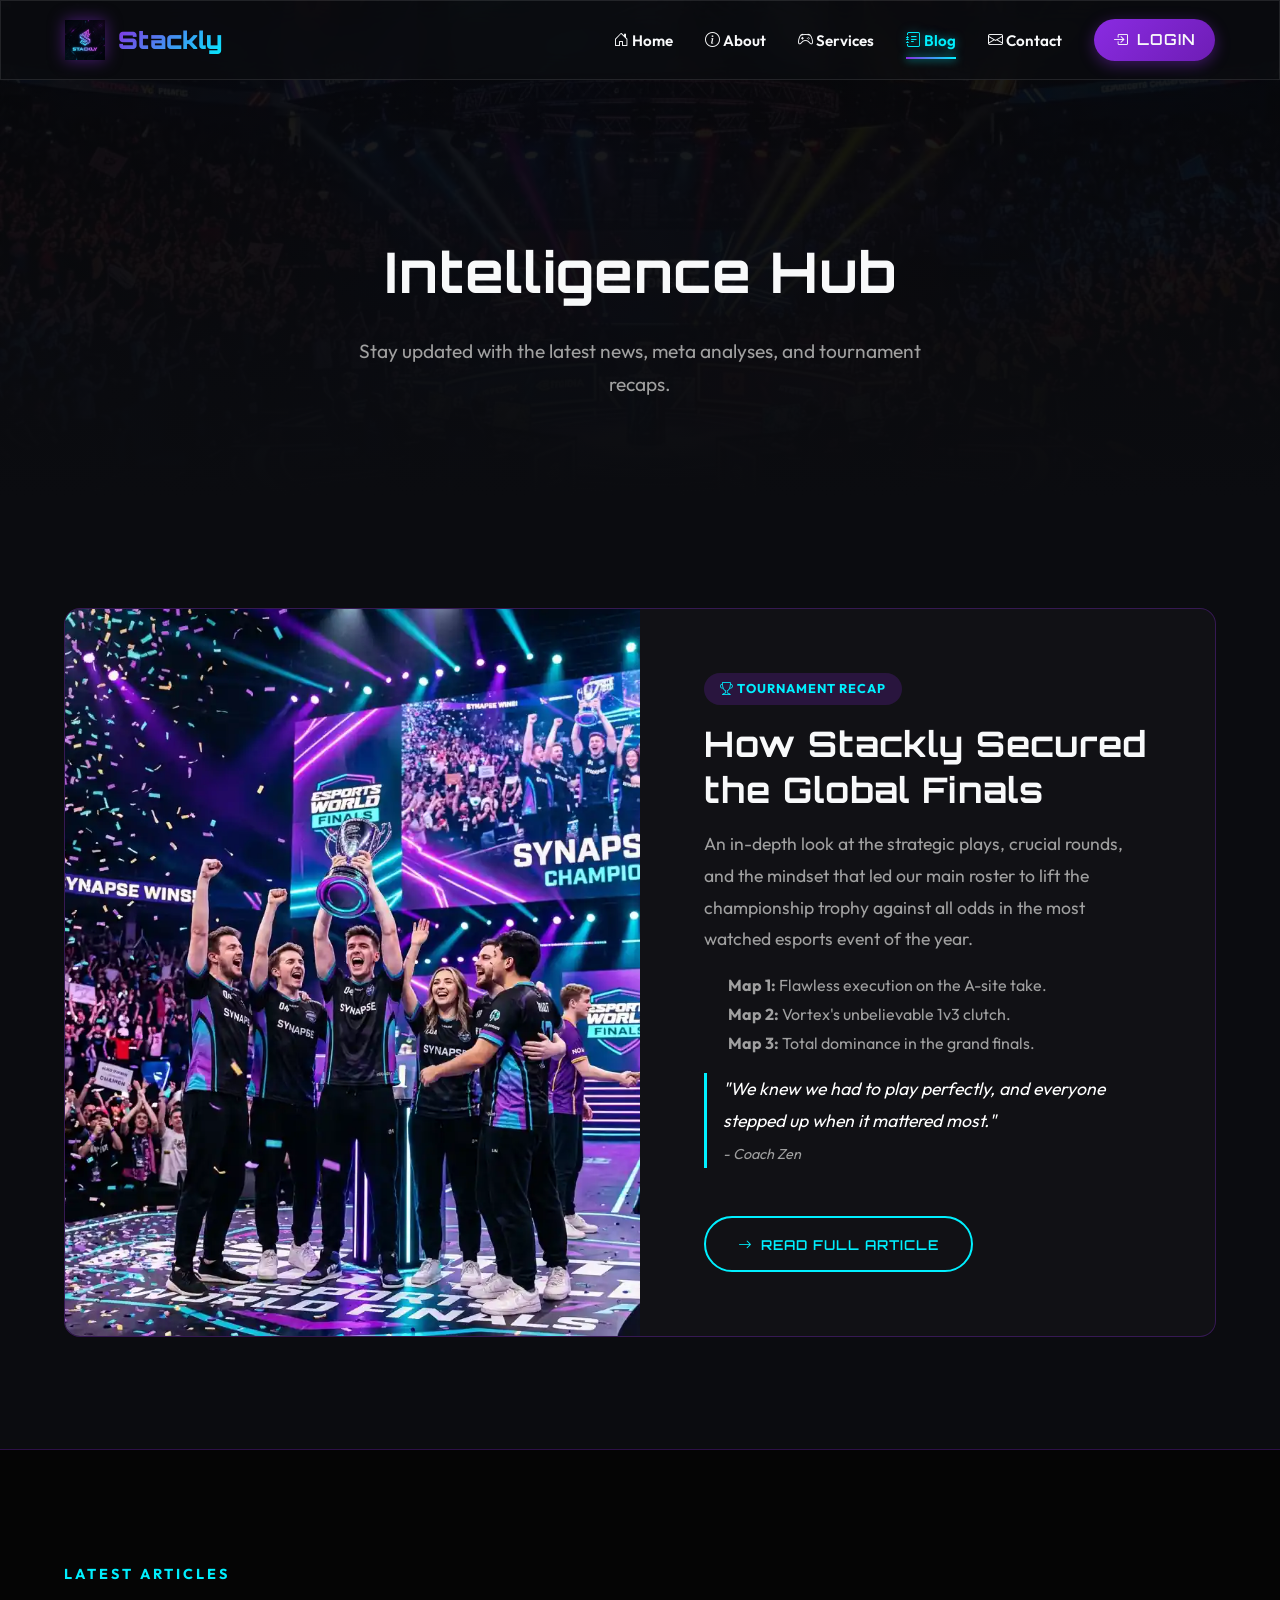
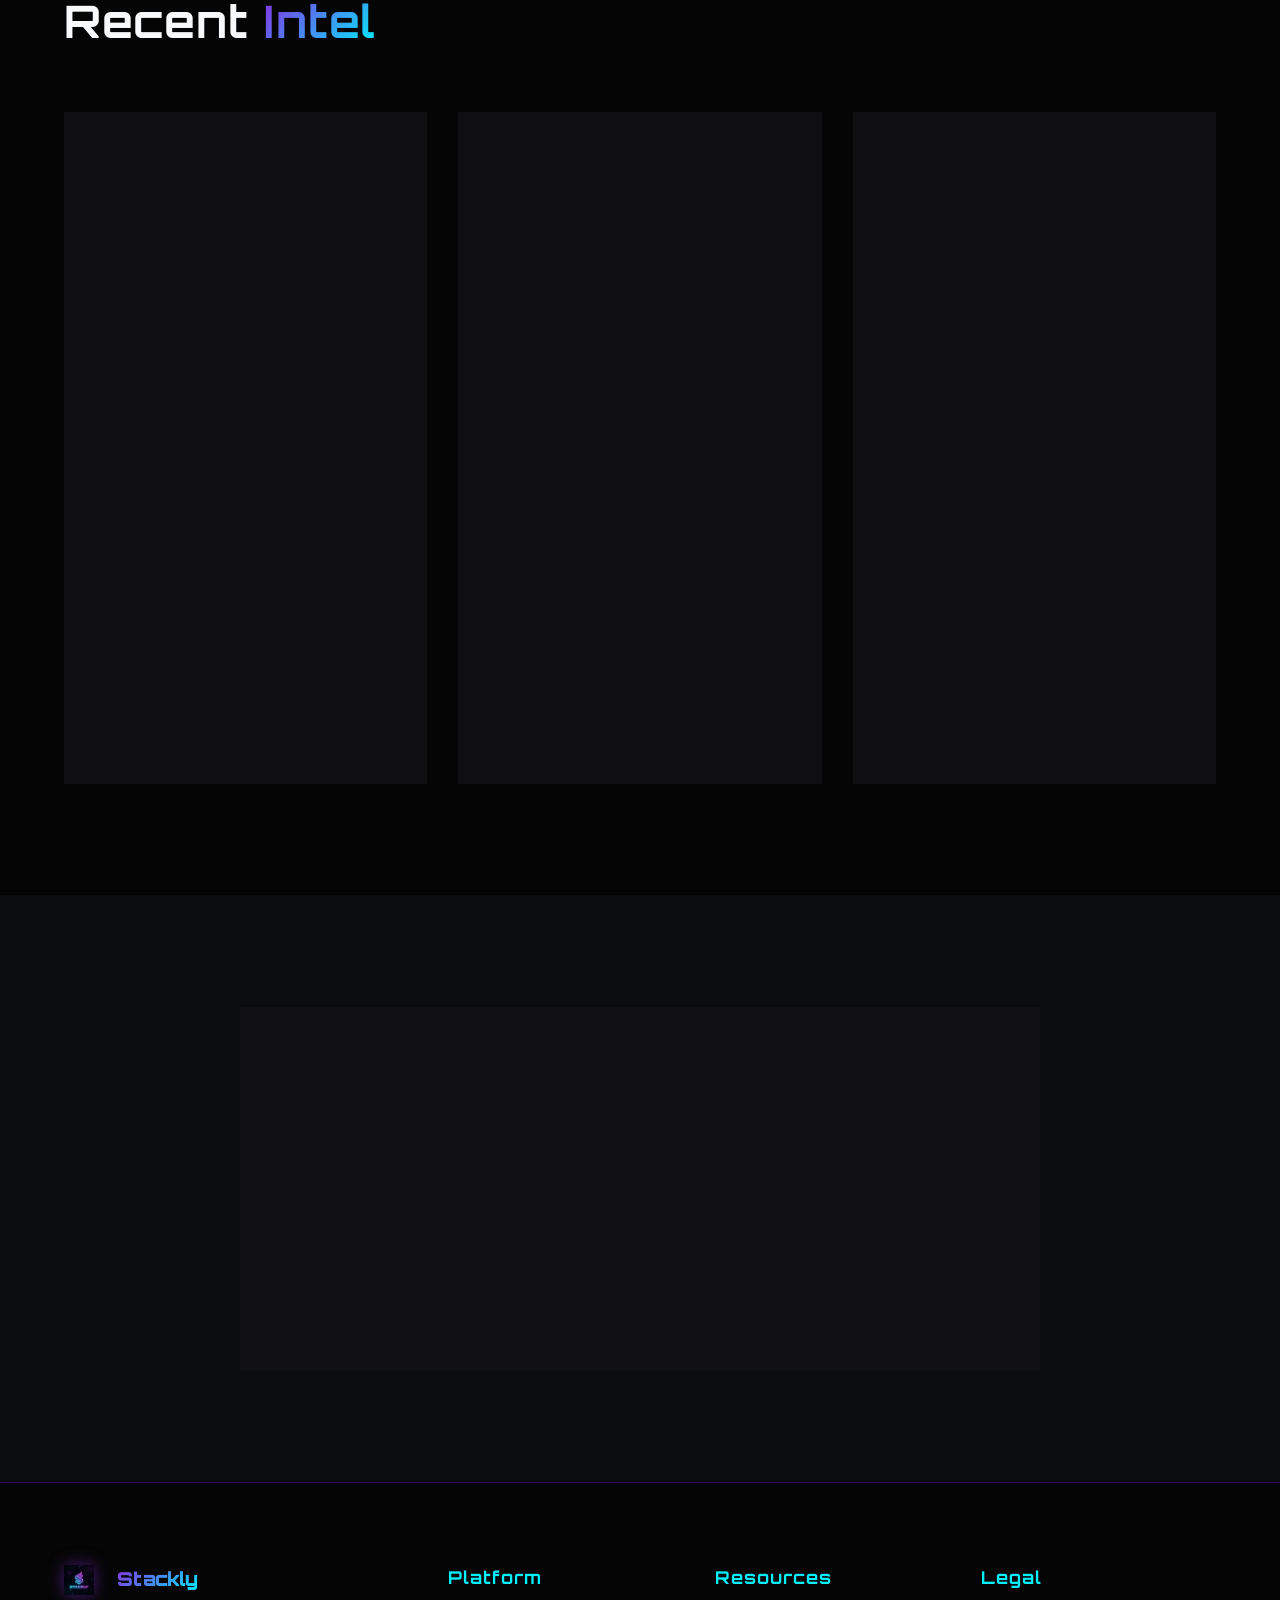
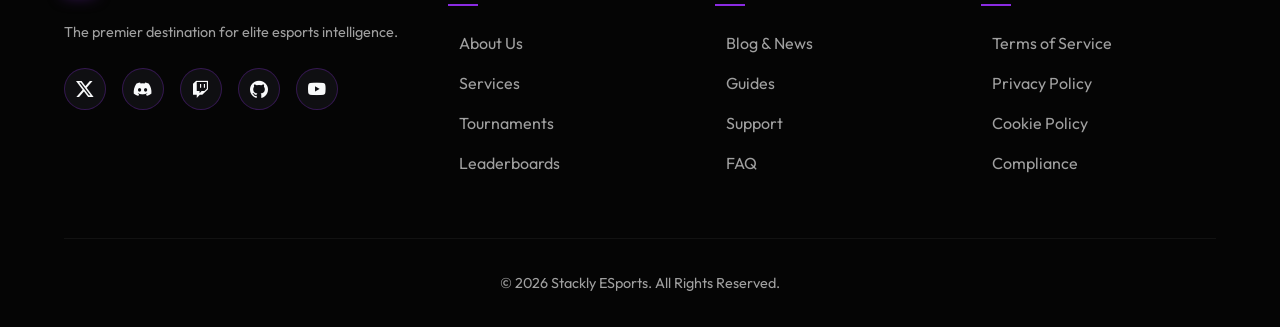
<file: blog.html>
<!DOCTYPE html>
<html lang="en">
<head>
  <meta charset="UTF-8">
  <meta name="viewport" content="width=device-width, initial-scale=1.0">
  <title>Blog & News || Stackly ESports</title>
  <link href="https://cdn.jsdelivr.net/npm/bootstrap-icons@1.11.3/font/bootstrap-icons.css" rel="stylesheet">
  <link rel="stylesheet" href="style.css">
  <style>
    .page-header {
      padding: 14rem 0 6rem; text-align: center; position: relative; overflow: hidden;
    }
    .page-header-bg { position: absolute; top: 0; left: 0; width: 100%; height: 100%; z-index: 0; }
    .page-header-bg img { width: 100%; height: 100%; object-fit: cover; filter: brightness(0.2); }
    .page-header-overlay { position: absolute; top: 0; left: 0; width: 100%; height: 100%; background: linear-gradient(180deg, rgba(11,12,16,0.5), rgba(11,12,16,1)); z-index: 1; }
    .page-header .container { position: relative; z-index: 2; }
    .page-title { font-size: 3.5rem; margin-bottom: 1rem; animation: glow 3s ease infinite; }
    .page-desc { font-size: 1.2rem; color: var(--text-muted); max-width: 600px; margin: 0 auto; }

    .featured-section { padding: 7rem 0; }
    .featured-card { display: grid; grid-template-columns: 1fr 1fr; gap: 0; overflow: hidden; padding: 0; }
    .featured-img { overflow: hidden; }
    .featured-img img { width: 100%; height: 100%; object-fit: cover; transition: transform 0.6s ease; }
    .featured-card:hover .featured-img img { transform: scale(1.05); }
    .featured-content { padding: 4rem; display: flex; flex-direction: column; justify-content: center; }
    .article-tag { display: inline-block; padding: 0.3rem 1rem; background: rgba(138,43,226,0.2); color: var(--secondary-color); border-radius: 20px; font-size: 0.8rem; font-weight: bold; margin-bottom: 1rem; align-self: flex-start; letter-spacing: 1px; text-transform: uppercase; }
    .featured-title { font-size: 2.2rem; margin-bottom: 1rem; line-height: 1.3; }
    .featured-desc { color: var(--text-muted); margin-bottom: 2rem; font-size: 1.1rem; line-height: 1.8; }

    .recent-news-section { padding: 7rem 0; background: var(--darker-bg); border-top: 1px solid var(--border-color); position: relative; overflow: hidden; }
    .section-header { margin-bottom: 4rem; }
    .news-grid { display: grid; grid-template-columns: repeat(auto-fit, minmax(300px, 1fr)); gap: 2rem; }
    .news-card { padding: 0; overflow: hidden; display: flex; flex-direction: column; }
    .news-card-img { width: 100%; height: 220px; overflow: hidden; }
    .news-card-img img { width: 100%; height: 100%; object-fit: cover; transition: transform 0.6s ease; }
    .news-card:hover .news-card-img img { transform: scale(1.1); }
    .news-card-content { padding: 2rem; flex-grow: 1; display: flex; flex-direction: column; }
    .news-meta { color: var(--text-muted); font-size: 0.85rem; margin-bottom: 1rem; display: flex; justify-content: space-between; }
    .news-title { font-size: 1.3rem; margin-bottom: 1rem; line-height: 1.4; }
    .news-title a { transition: var(--transition); }
    .news-title a:hover { color: var(--secondary-color); }
    .news-excerpt { color: var(--text-muted); margin-bottom: 1.5rem; flex-grow: 1; }

    .newsletter-section { padding: 7rem 0; text-align: center; }
    .newsletter-container { max-width: 800px; margin: 0 auto; padding: 4rem; text-align: center; }
    .newsletter-container h2 { font-size: 2.5rem; margin-bottom: 1rem; }
    .newsletter-container p { color: var(--text-muted); margin-bottom: 2rem; }
    .newsletter-form { display: flex; gap: 1rem; justify-content: center; }
    .newsletter-input { padding: 1rem 1.5rem; border-radius: 30px; border: 1px solid var(--border-color); background: rgba(0,0,0,0.5); color: #fff; width: 100%; max-width: 400px; outline: none; transition: var(--transition); font-family: inherit; }
    .newsletter-input:focus { border-color: var(--secondary-color); box-shadow: 0 0 15px rgba(0, 240, 255, 0.2); }

    @media (max-width: 768px) {
      .page-title { font-size: 1.8rem; word-wrap: break-word; overflow-wrap: break-word; }
      .page-header { padding: 10rem 0 4rem; }
      .page-desc { font-size: 1rem; }
      .featured-card { grid-template-columns: 1fr; }
      .featured-content { padding: 2rem; }
      .featured-title { font-size: 1.4rem; }
      .newsletter-form { flex-direction: column; }
      .newsletter-input { max-width: 100%; }
      .newsletter-container h2 { font-size: 1.6rem; }
    }
    @media (max-width: 480px) {
      .page-title { font-size: 1.4rem; }
      .page-header { padding: 8rem 0 3rem; }
    }
  </style>
</head>
<body>
  <nav class="navbar glass" id="navbar">
    <div class="container">
      <a href="index.html" class="navbar-brand"><img src="assets/images/logo.webp" alt="Stackly Logo" class="logo-img"><span class="brand-text">Stackly</span></a>
      <ul class="nav-links" id="navLinks">
        <li><a href="index.html"><i class="bi bi-house-door"></i> Home</a></li>
        <li><a href="about.html"><i class="bi bi-info-circle"></i> About</a></li>
        <li><a href="services.html"><i class="bi bi-controller"></i> Services</a></li>
        <li><a href="blog.html" class="active"><i class="bi bi-journal-text"></i> Blog</a></li>
        <li><a href="contact.html"><i class="bi bi-envelope"></i> Contact</a></li>
        <li><a href="login.html" class="btn-primary" style="padding: 0.5rem 1.2rem;"><i class="bi bi-box-arrow-in-right"></i> Login</a></li>
      </ul>
      <button class="hamburger" aria-label="Toggle navigation"><span></span><span></span><span></span></button>
    </div>
  </nav>
  <div class="nav-overlay" id="navOverlay"></div>

  <section class="page-header">
    <div class="page-header-bg"><img src="assets/images/hero-bg.webp" alt="Arena"></div>
    <div class="page-header-overlay"></div>
    <div class="particles"><div class="particle"></div><div class="particle"></div><div class="particle"></div><div class="particle"></div><div class="particle"></div><div class="particle"></div><div class="particle"></div><div class="particle"></div></div>
    <div class="container fade-up">
      <h1 class="page-title">Intelligence <span>Hub</span></h1>
      <p class="page-desc">Stay updated with the latest news, meta analyses, and tournament recaps.</p>
    </div>
  </section>

  <section class="featured-section">
    <div class="container">
      <div class="glass-card featured-card fade-up">
        <div class="featured-img">
          <img src="assets/images/tournament.webp" alt="Featured Article">
        </div>
        <div class="featured-content">
          <span class="article-tag"><i class="bi bi-trophy"></i> Tournament Recap</span>
          <h2 class="featured-title">How Stackly Secured the <span>Global Finals</span></h2>
          <div class="featured-desc" style="text-align: left;">
            <p>An in-depth look at the strategic plays, crucial rounds, and the mindset that led our main roster to lift the championship trophy against all odds in the most watched esports event of the year.</p>
            <ul style="margin: 1rem 0 1rem 1.5rem; color: var(--text-muted); font-size: 1rem;">
              <li><strong>Map 1:</strong> Flawless execution on the A-site take.</li>
              <li><strong>Map 2:</strong> Vortex's unbelievable 1v3 clutch.</li>
              <li><strong>Map 3:</strong> Total dominance in the grand finals.</li>
            </ul>
            <blockquote style="border-left: 3px solid var(--secondary-color); padding-left: 1rem; margin: 1rem 0; font-style: italic; color: #fff;">"We knew we had to play perfectly, and everyone stepped up when it mattered most." <br><span style="font-size: 0.9rem; color: var(--text-muted);">- Coach Zen</span></blockquote>
          </div>
          <a href="error.html" class="btn-secondary" style="align-self: flex-start;"><i class="bi bi-arrow-right"></i> Read Full Article</a>
        </div>
      </div>
    </div>
  </section>

  <section class="recent-news-section">
    <div class="particles"><div class="particle"></div><div class="particle"></div><div class="particle"></div><div class="particle"></div><div class="particle"></div><div class="particle"></div><div class="particle"></div><div class="particle"></div></div>
    <div class="container">
      <div class="section-header fade-up">
        <div class="section-subtitle">Latest Articles</div>
        <h2 class="section-title">Recent <span>Intel</span></h2>
      </div>
      <div class="news-grid stagger-children">
        <div class="glass-card news-card fade-up">
          <div class="news-card-img"><img src="assets/images/gaming-setup.webp" alt="News"></div>
          <div class="news-card-content">
            <div class="news-meta">
              <span><i class="bi bi-calendar3"></i> Jun 15, 2026</span>
              <span><i class="bi bi-person"></i> Alex "Vortex"</span>
            </div>
            <span class="article-tag" style="margin-bottom: 0.8rem;"><i class="bi bi-building"></i> Facility</span>
            <h3 class="news-title"><a href="error.html">New Training Facility Unveiled in LA</a></h3>
            <p class="news-excerpt">Take a tour inside our brand new, state-of-the-art gaming house designed for peak performance and tactical synergy. Features include <strong>120Hz monitors</strong>, custom ergonomic setups, and a dedicated VOD review theater.</p>
            <div style="display: flex; justify-content: space-between; align-items: center; margin-top: auto;">
              <a href="error.html" class="btn-secondary" style="align-self: flex-start; padding: 0.5rem 1.2rem; font-size: 0.75rem;">Read More</a>
              <span style="font-size: 0.75rem; color: var(--text-muted);"><i class="bi bi-clock"></i> 5 min read</span>
            </div>
          </div>
        </div>
        <div class="glass-card news-card fade-up">
          <div class="news-card-img"><img src="assets/images/coaching.webp" alt="News"></div>
          <div class="news-card-content">
            <div class="news-meta">
              <span><i class="bi bi-calendar3"></i> Jun 10, 2026</span>
              <span><i class="bi bi-person"></i> Coach Zen</span>
            </div>
            <span class="article-tag" style="margin-bottom: 0.8rem;"><i class="bi bi-joystick"></i> Meta</span>
            <h3 class="news-title"><a href="error.html">Patch 8.12 Meta Analysis</a></h3>
            <p class="news-excerpt">A deep dive into the recent balance changes and how they affect the upcoming tournament circuit. <strong>Duelist agents</strong> receive massive buffs while Controller mains adapt to new smoke mechanics.</p>
            <div style="display: flex; justify-content: space-between; align-items: center; margin-top: auto;">
              <a href="error.html" class="btn-secondary" style="align-self: flex-start; padding: 0.5rem 1.2rem; font-size: 0.75rem;">Read More</a>
              <span style="font-size: 0.75rem; color: var(--text-muted);"><i class="bi bi-clock"></i> 8 min read</span>
            </div>
          </div>
        </div>
        <div class="glass-card news-card fade-up">
          <div class="news-card-img"><img src="assets/images/partnership.png" alt="Partnership News"></div>
          <div class="news-card-content">
            <div class="news-meta">
              <span><i class="bi bi-calendar3"></i> Jun 05, 2026</span>
              <span><i class="bi bi-person"></i> Media Team</span>
            </div>
            <span class="article-tag" style="margin-bottom: 0.8rem;"><i class="bi bi-handshake"></i> Partnership</span>
            <h3 class="news-title"><a href="error.html">Stackly Partners with Secretlab</a></h3>
            <p class="news-excerpt">We are thrilled to announce our new partnership to ensure our athletes game with maximum comfort and ergonomics. All pro players receive the <strong>Titan Evo 2026</strong> custom Stackly edition chair.</p>
            <div style="display: flex; justify-content: space-between; align-items: center; margin-top: auto;">
              <a href="error.html" class="btn-secondary" style="align-self: flex-start; padding: 0.5rem 1.2rem; font-size: 0.75rem;">Read More</a>
              <span style="font-size: 0.75rem; color: var(--text-muted);"><i class="bi bi-clock"></i> 3 min read</span>
            </div>
          </div>
        </div>
      </div>
    </div>
  </section>

  <section class="newsletter-section">
    <div class="container">
      <div class="glass-card newsletter-container fade-up">
        <div class="section-subtitle">Stay Connected</div>
        <h2 class="section-title">Never Miss an <span>Update</span></h2>
        <p>Get the latest esports news, meta updates, and tournament announcements delivered straight to your inbox.</p>
        <form class="newsletter-form" action="error.html">
          <input type="email" class="newsletter-input" placeholder="Enter your email address" required>
          <button type="submit" class="btn-primary"><i class="bi bi-envelope-check"></i> Subscribe</button>
        </form>
      </div>
    </div>
  </section>

  <footer>
    <div class="container">
      <div class="footer-grid">
        <div class="footer-col">
          <a href="index.html" class="navbar-brand" style="margin-bottom: 1.5rem; display: flex;"><img src="assets/images/logo.webp" alt="Stackly Logo" style="height:30px; margin-right: 10px;"><span class="brand-text" style="font-size: 1.2rem;">Stackly</span></a>
          <p style="color: var(--text-muted); font-size: 0.9rem; margin-bottom: 1.5rem;">The premier destination for elite esports intelligence.</p>
          <div class="social-icons">
            <a href="error.html" title="Twitter"><i class="bi bi-twitter-x"></i></a>
            <a href="error.html" title="Discord"><i class="bi bi-discord"></i></a>
            <a href="error.html" title="Twitch"><i class="bi bi-twitch"></i></a>
            <a href="https://github.com/lingalamanasa/ESPORTS" target="_blank" rel="noopener noreferrer" title="GitHub"><i class="bi bi-github"></i></a>
            <a href="error.html" title="YouTube"><i class="bi bi-youtube"></i></a>
          </div>
        </div>
        <div class="footer-col"><h4>Platform</h4><ul class="footer-links"><li><a href="about.html">About Us</a></li><li><a href="services.html">Services</a></li><li><a href="error.html">Tournaments</a></li><li><a href="error.html">Leaderboards</a></li></ul></div>
        <div class="footer-col"><h4>Resources</h4><ul class="footer-links"><li><a href="blog.html">Blog & News</a></li><li><a href="error.html">Guides</a></li><li><a href="contact.html">Support</a></li><li><a href="error.html">FAQ</a></li></ul></div>
        <div class="footer-col"><h4>Legal</h4><ul class="footer-links"><li><a href="error.html">Terms of Service</a></li><li><a href="error.html">Privacy Policy</a></li><li><a href="error.html">Cookie Policy</a></li><li><a href="error.html">Compliance</a></li></ul></div>
      </div>
      <div class="footer-bottom"><p>&copy; 2026 Stackly ESports. All Rights Reserved.</p></div>
    </div>
  </footer>
  <button class="back-to-top" aria-label="Back to top"><i class="bi bi-chevron-up"></i></button>
  <script src="script.js"></script>
</body>
</html>
</file>
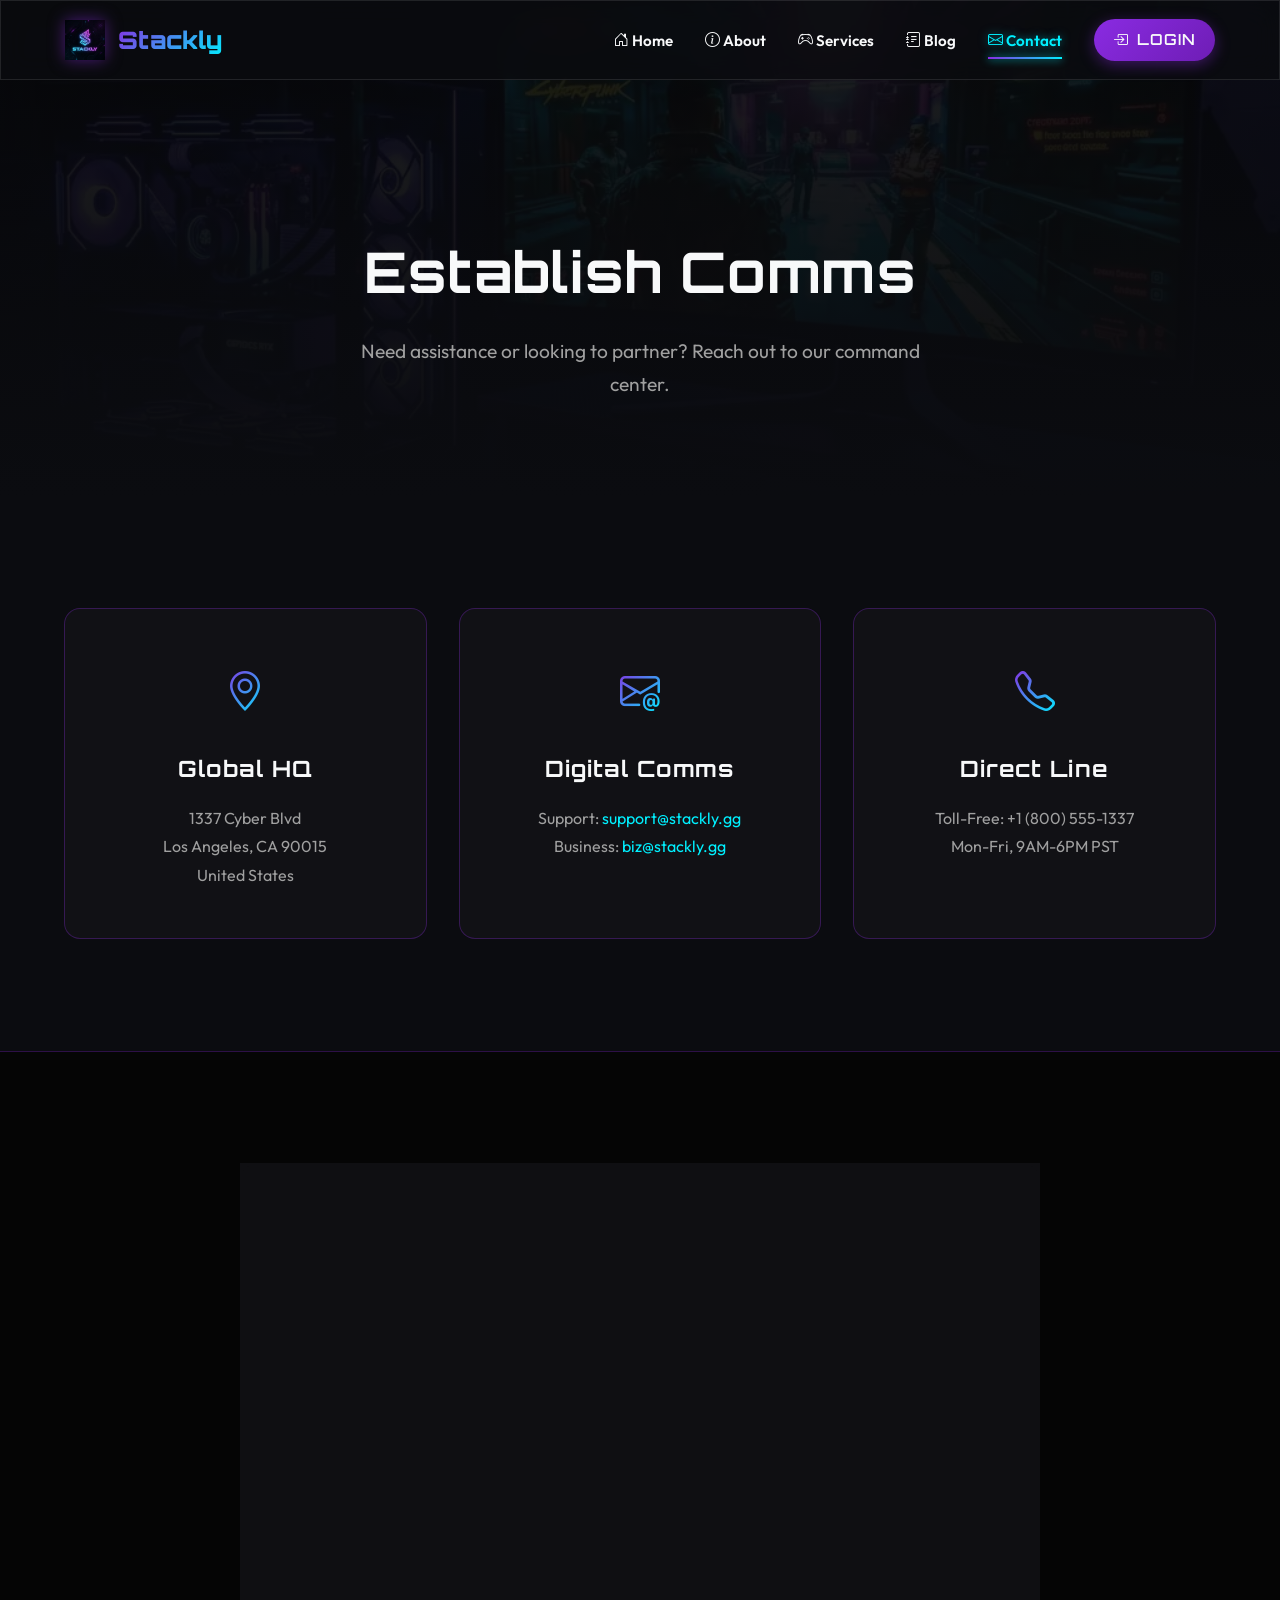
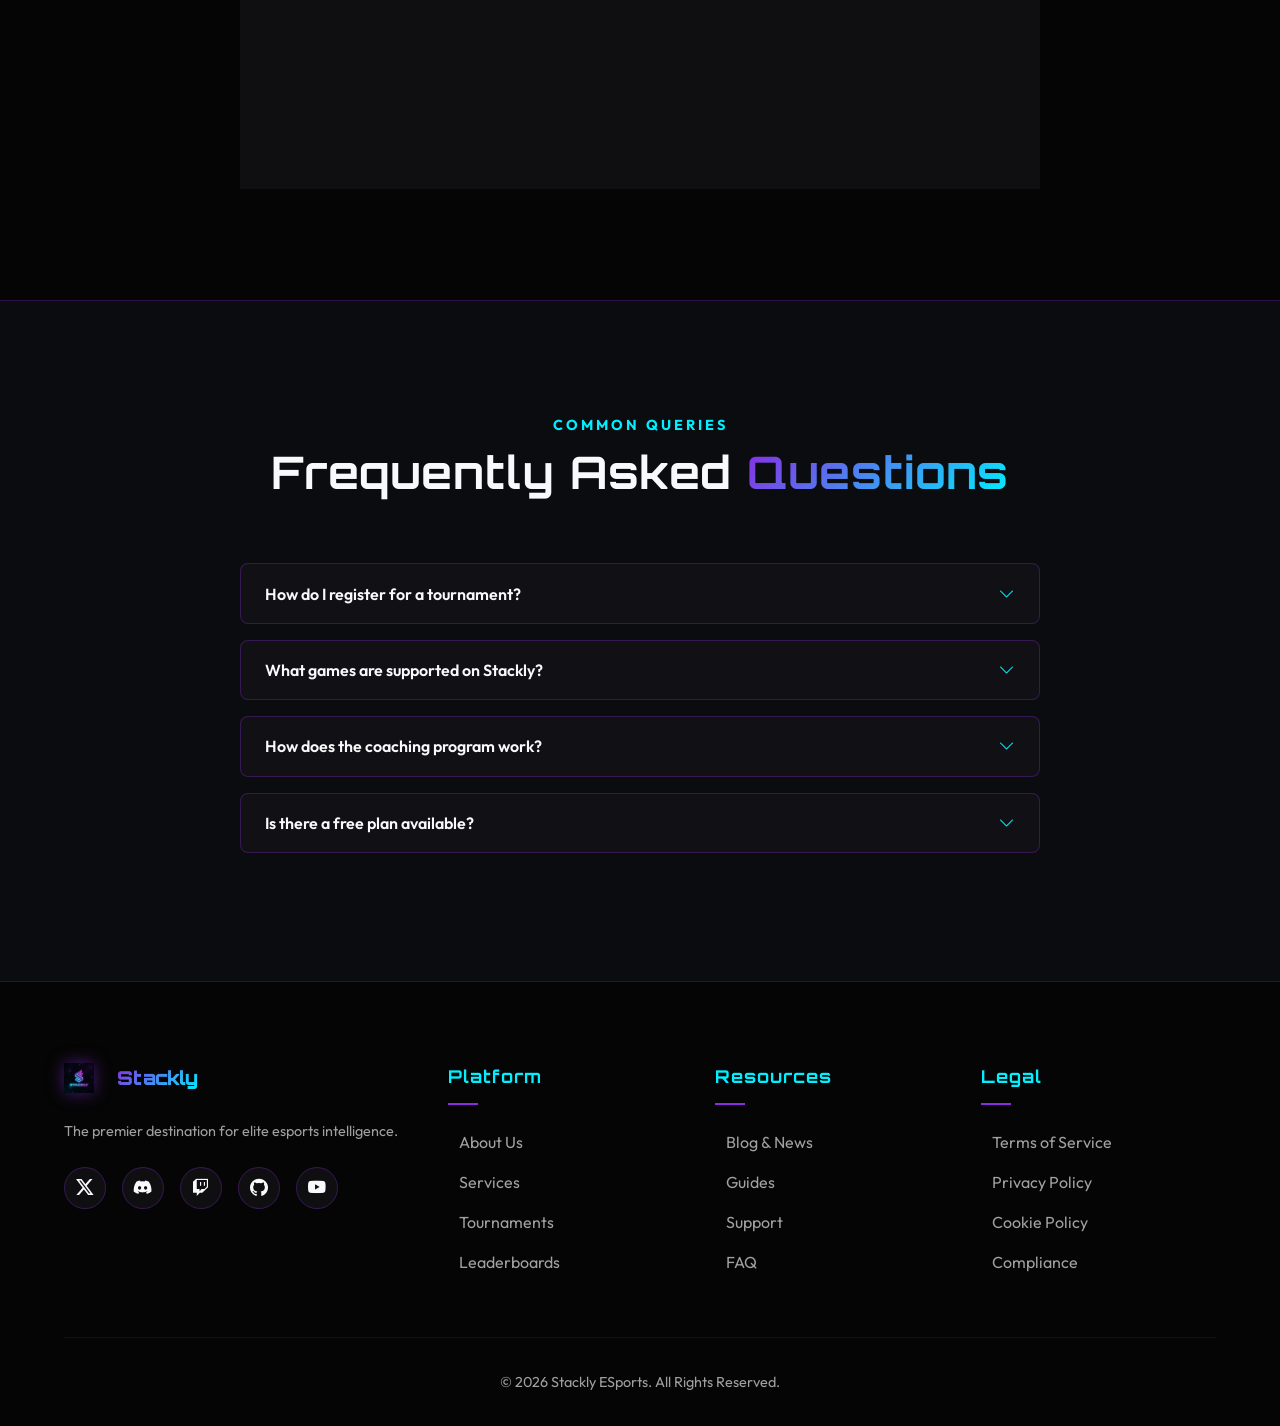
<file: contact.html>
<!DOCTYPE html>
<html lang="en">
<head>
  <meta charset="UTF-8">
  <meta name="viewport" content="width=device-width, initial-scale=1.0">
  <title>Contact Us || Stackly ESports</title>
  <link href="https://cdn.jsdelivr.net/npm/bootstrap-icons@1.11.3/font/bootstrap-icons.css" rel="stylesheet">
  <link rel="stylesheet" href="style.css">
  <style>
    .page-header {
      padding: 14rem 0 6rem; text-align: center; position: relative; overflow: hidden;
    }
    .page-header-bg { position: absolute; top: 0; left: 0; width: 100%; height: 100%; z-index: 0; }
    .page-header-bg img { width: 100%; height: 100%; object-fit: cover; filter: brightness(0.2); }
    .page-header-overlay { position: absolute; top: 0; left: 0; width: 100%; height: 100%; background: linear-gradient(180deg, rgba(11,12,16,0.5), rgba(11,12,16,1)); z-index: 1; }
    .page-header .container { position: relative; z-index: 2; }
    .page-title { font-size: 3.5rem; margin-bottom: 1rem; animation: glow 3s ease infinite; }
    .page-desc { font-size: 1.2rem; color: var(--text-muted); max-width: 600px; margin: 0 auto; }

    .contact-info-section { padding: 7rem 0; }
    .info-grid { display: grid; grid-template-columns: repeat(auto-fit, minmax(250px, 1fr)); gap: 2rem; }
    .info-card { text-align: center; padding: 3rem 2rem; }
    .info-icon { font-size: 2.5rem; margin-bottom: 1.5rem; }
    .info-icon i { background: linear-gradient(135deg, var(--primary-color), var(--secondary-color)); -webkit-background-clip: text; -webkit-text-fill-color: transparent; }
    .info-title { font-size: 1.4rem; margin-bottom: 1rem; }
    .info-text { color: var(--text-muted); line-height: 1.8; }
    .info-text a { color: var(--secondary-color); transition: var(--transition); }
    .info-text a:hover { text-decoration: underline; text-shadow: 0 0 10px rgba(0,240,255,0.3); }

    .contact-form-section { padding: 7rem 0; background: var(--darker-bg); border-top: 1px solid var(--border-color); border-bottom: 1px solid var(--border-color); position: relative; overflow: hidden; }
    .form-container { max-width: 800px; margin: 0 auto; padding: 3rem; }
    .form-header { text-align: center; margin-bottom: 3rem; }
    .contact-form { display: grid; grid-template-columns: 1fr 1fr; gap: 1.5rem; }
    .form-group.full-width { grid-column: 1 / -1; }
    .form-control { width: 100%; padding: 1rem 1.5rem; background: rgba(0,0,0,0.5); border: 1px solid var(--border-color); border-radius: 8px; color: #fff; font-family: inherit; transition: var(--transition); outline: none; }
    .form-control:focus { border-color: var(--secondary-color); box-shadow: 0 0 15px rgba(0,240,255,0.2); }
    textarea.form-control { resize: vertical; min-height: 150px; }

    .faq-section { padding: 7rem 0; }
    .faq-header { text-align: center; margin-bottom: 4rem; }
    .faq-grid { max-width: 800px; margin: 0 auto; }
    .faq-item { margin-bottom: 1rem; }
    .faq-question { width: 100%; text-align: left; padding: 1.2rem 1.5rem; background: var(--card-bg); border: 1px solid var(--border-color); color: var(--text-light); font-family: 'Outfit', sans-serif; font-size: 1rem; font-weight: 600; cursor: pointer; border-radius: 8px; transition: var(--transition); display: flex; align-items: center; justify-content: space-between; }
    .faq-question:hover { border-color: var(--secondary-color); }
    .faq-question i { transition: var(--transition); color: var(--secondary-color); }
    .faq-question.active { border-color: var(--primary-color); background: rgba(138,43,226,0.1); border-radius: 8px 8px 0 0; }
    .faq-question.active i { transform: rotate(180deg); }
    .faq-answer { padding: 0 1.5rem; max-height: 0; overflow: hidden; background: var(--card-bg); border: 0 solid var(--border-color); border-radius: 0 0 8px 8px; transition: all 0.4s ease; }
    .faq-answer.active { padding: 1.5rem; max-height: 300px; border-width: 0 1px 1px 1px; }
    .faq-answer p { color: var(--text-muted); line-height: 1.8; }

    @media (max-width: 768px) {
      .page-title { font-size: 1.8rem; word-wrap: break-word; overflow-wrap: break-word; }
      .page-header { padding: 10rem 0 4rem; }
      .page-desc { font-size: 1rem; }
      .contact-form { grid-template-columns: 1fr; }
      .form-container { padding: 2rem 1rem; }
    }
    @media (max-width: 480px) {
      .page-title { font-size: 1.4rem; }
      .page-header { padding: 8rem 0 3rem; }
    }
  </style>
</head>
<body>
  <nav class="navbar glass" id="navbar">
    <div class="container">
      <a href="index.html" class="navbar-brand"><img src="assets/images/logo.webp" alt="Stackly Logo" class="logo-img"><span class="brand-text">Stackly</span></a>
      <ul class="nav-links" id="navLinks">
        <li><a href="index.html"><i class="bi bi-house-door"></i> Home</a></li>
        <li><a href="about.html"><i class="bi bi-info-circle"></i> About</a></li>
        <li><a href="services.html"><i class="bi bi-controller"></i> Services</a></li>
        <li><a href="blog.html"><i class="bi bi-journal-text"></i> Blog</a></li>
        <li><a href="contact.html" class="active"><i class="bi bi-envelope"></i> Contact</a></li>
        <li><a href="login.html" class="btn-primary" style="padding: 0.5rem 1.2rem;"><i class="bi bi-box-arrow-in-right"></i> Login</a></li>
      </ul>
      <button class="hamburger" aria-label="Toggle navigation"><span></span><span></span><span></span></button>
    </div>
  </nav>
  <div class="nav-overlay" id="navOverlay"></div>

  <section class="page-header">
    <div class="page-header-bg"><img src="assets/images/gaming-setup.webp" alt="Gaming Setup"></div>
    <div class="page-header-overlay"></div>
    <div class="particles"><div class="particle"></div><div class="particle"></div><div class="particle"></div><div class="particle"></div><div class="particle"></div><div class="particle"></div><div class="particle"></div><div class="particle"></div></div>
    <div class="container fade-up">
      <h1 class="page-title">Establish <span>Comms</span></h1>
      <p class="page-desc">Need assistance or looking to partner? Reach out to our command center.</p>
    </div>
  </section>

  <section class="contact-info-section">
    <div class="container">
      <div class="info-grid stagger-children">
        <div class="glass-card info-card fade-up">
          <div class="info-icon"><i class="bi bi-geo-alt"></i></div>
          <h3 class="info-title">Global HQ</h3>
          <p class="info-text">1337 Cyber Blvd<br>Los Angeles, CA 90015<br>United States</p>
        </div>
        <div class="glass-card info-card fade-up">
          <div class="info-icon"><i class="bi bi-envelope-at"></i></div>
          <h3 class="info-title">Digital Comms</h3>
          <p class="info-text">Support: <a href="mailto:support@stackly.gg">support@stackly.gg</a><br>Business: <a href="mailto:biz@stackly.gg">biz@stackly.gg</a></p>
        </div>
        <div class="glass-card info-card fade-up">
          <div class="info-icon"><i class="bi bi-telephone"></i></div>
          <h3 class="info-title">Direct Line</h3>
          <p class="info-text">Toll-Free: +1 (800) 555-1337<br>Mon-Fri, 9AM-6PM PST</p>
        </div>
      </div>
    </div>
  </section>

  <section class="contact-form-section">
    <div class="particles"><div class="particle"></div><div class="particle"></div><div class="particle"></div><div class="particle"></div><div class="particle"></div><div class="particle"></div><div class="particle"></div><div class="particle"></div></div>
    <div class="container">
      <div class="glass-card form-container fade-up">
        <div class="form-header">
          <div class="section-subtitle">Send a Message</div>
          <h2 class="section-title">Transmit <span>Intel</span></h2>
        </div>
        <form class="contact-form" action="error.html">
          <div class="form-group"><input type="text" class="form-control" placeholder="Your Name" required></div>
          <div class="form-group"><input type="email" class="form-control" placeholder="Your Email" required></div>
          <div class="form-group full-width"><input type="text" class="form-control" placeholder="Subject" required></div>
          <div class="form-group full-width"><textarea class="form-control" placeholder="Your Message..." required></textarea></div>
          <div class="form-group full-width" style="text-align: center; margin-top: 1rem;">
            <button type="submit" class="btn-primary" style="width: 100%; justify-content: center;"><i class="bi bi-send"></i> Send Transmission</button>
          </div>
        </form>
      </div>
    </div>
  </section>

  <section class="faq-section">
    <div class="container">
      <div class="faq-header fade-up">
        <div class="section-subtitle">Common Queries</div>
        <h2 class="section-title">Frequently Asked <span>Questions</span></h2>
      </div>
      <div class="faq-grid fade-up">
        <div class="faq-item">
          <button class="faq-question" onclick="toggleFaq(this)">How do I register for a tournament? <i class="bi bi-chevron-down"></i></button>
          <div class="faq-answer"><p>Simply create a free account on our platform, navigate to the Tournaments section, and click "Register Now" on any upcoming event. You can register as a solo player or with a full team.</p></div>
        </div>
        <div class="faq-item">
          <button class="faq-question" onclick="toggleFaq(this)">What games are supported on Stackly? <i class="bi bi-chevron-down"></i></button>
          <div class="faq-answer"><p>We currently support Valorant, CS:GO 2, League of Legends, Apex Legends, Fortnite, and Overwatch 2. More games are being added regularly based on community demand.</p></div>
        </div>
        <div class="faq-item">
          <button class="faq-question" onclick="toggleFaq(this)">How does the coaching program work? <i class="bi bi-chevron-down"></i></button>
          <div class="faq-answer"><p>Our coaching program offers personalized 1-on-1 sessions with former professional players. Sessions include VOD reviews, live gameplay analysis, and strategic planning tailored to your rank and goals.</p></div>
        </div>
        <div class="faq-item">
          <button class="faq-question" onclick="toggleFaq(this)">Is there a free plan available? <i class="bi bi-chevron-down"></i></button>
          <div class="faq-answer"><p>Yes! Our free tier gives you access to community cups, basic profile features, and our Discord community. Upgrade to a paid tier for coaching, advanced analytics, and priority tournament access.</p></div>
        </div>
      </div>
    </div>
  </section>

  <footer>
    <div class="container">
      <div class="footer-grid">
        <div class="footer-col">
          <a href="index.html" class="navbar-brand" style="margin-bottom: 1.5rem; display: flex;"><img src="assets/images/logo.webp" alt="Stackly Logo" style="height:30px; margin-right: 10px;"><span class="brand-text" style="font-size: 1.2rem;">Stackly</span></a>
          <p style="color: var(--text-muted); font-size: 0.9rem; margin-bottom: 1.5rem;">The premier destination for elite esports intelligence.</p>
          <div class="social-icons">
            <a href="error.html" title="Twitter"><i class="bi bi-twitter-x"></i></a>
            <a href="error.html" title="Discord"><i class="bi bi-discord"></i></a>
            <a href="error.html" title="Twitch"><i class="bi bi-twitch"></i></a>
            <a href="https://github.com/lingalamanasa/ESPORTS" target="_blank" rel="noopener noreferrer" title="GitHub"><i class="bi bi-github"></i></a>
            <a href="error.html" title="YouTube"><i class="bi bi-youtube"></i></a>
          </div>
        </div>
        <div class="footer-col"><h4>Platform</h4><ul class="footer-links"><li><a href="about.html">About Us</a></li><li><a href="services.html">Services</a></li><li><a href="error.html">Tournaments</a></li><li><a href="error.html">Leaderboards</a></li></ul></div>
        <div class="footer-col"><h4>Resources</h4><ul class="footer-links"><li><a href="blog.html">Blog & News</a></li><li><a href="error.html">Guides</a></li><li><a href="contact.html">Support</a></li><li><a href="error.html">FAQ</a></li></ul></div>
        <div class="footer-col"><h4>Legal</h4><ul class="footer-links"><li><a href="error.html">Terms of Service</a></li><li><a href="error.html">Privacy Policy</a></li><li><a href="error.html">Cookie Policy</a></li><li><a href="error.html">Compliance</a></li></ul></div>
      </div>
      <div class="footer-bottom"><p>&copy; 2026 Stackly ESports. All Rights Reserved.</p></div>
    </div>
  </footer>
  <button class="back-to-top" aria-label="Back to top"><i class="bi bi-chevron-up"></i></button>
  <script src="script.js"></script>
  <script>
    function toggleFaq(btn) {
      const answer = btn.nextElementSibling;
      const isActive = btn.classList.contains('active');
      document.querySelectorAll('.faq-question').forEach(q => q.classList.remove('active'));
      document.querySelectorAll('.faq-answer').forEach(a => a.classList.remove('active'));
      if (!isActive) {
        btn.classList.add('active');
        answer.classList.add('active');
      }
    }
  </script>
</body>
</html>
</file>
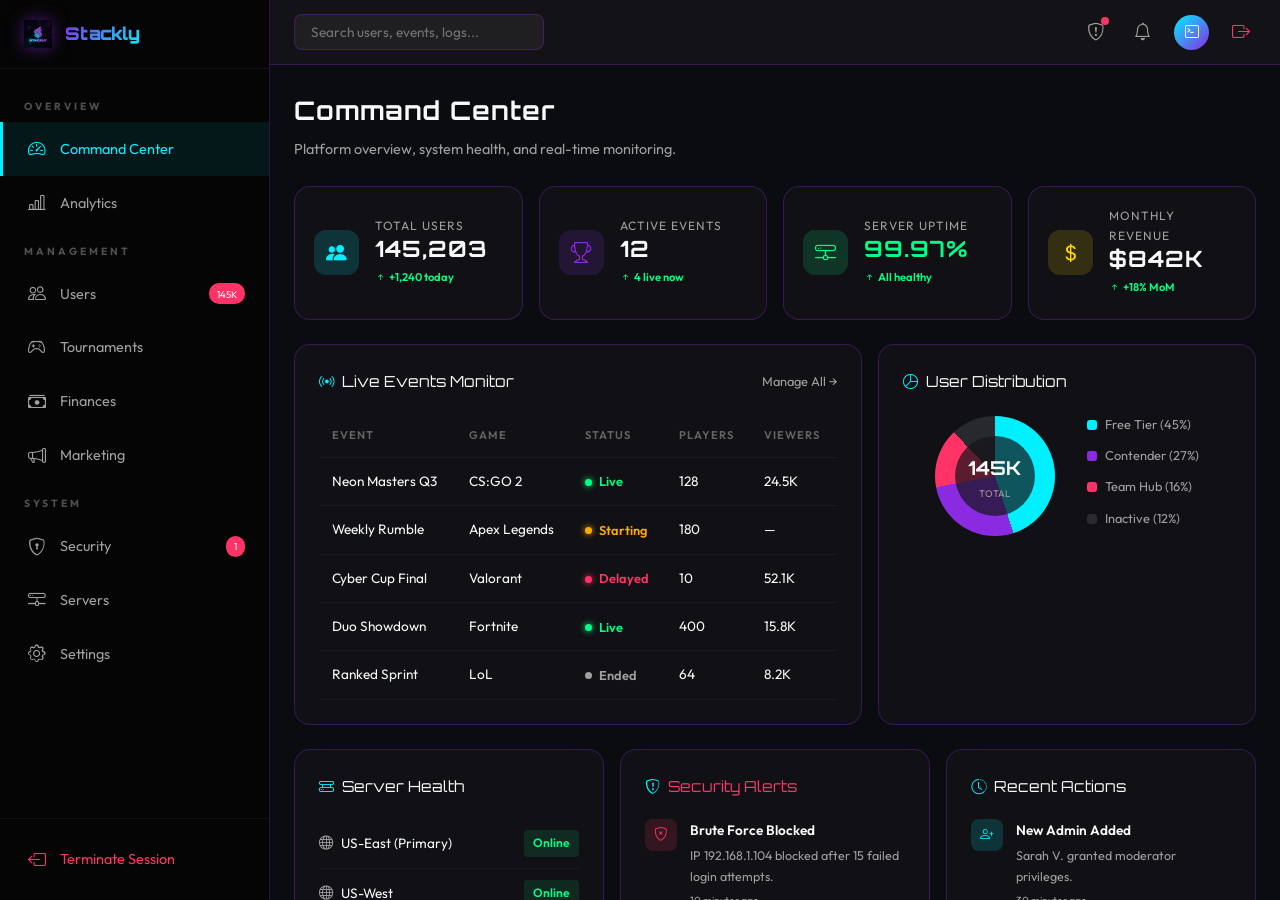
<file: dashboard-admin.html>
<!DOCTYPE html>
<html lang="en">
<head>
  <meta charset="UTF-8">
  <meta name="viewport" content="width=device-width, initial-scale=1.0">
  <title>Admin Dashboard || Stackly ESports</title>
  <link href="https://cdn.jsdelivr.net/npm/bootstrap-icons@1.11.3/font/bootstrap-icons.css" rel="stylesheet">
  <link rel="stylesheet" href="style.css">
  <style>
    body { display: flex; height: 100vh; overflow: hidden; }

    .sidebar {
      width: 270px; background: var(--darker-bg); border-right: 1px solid var(--border-color);
      display: flex; flex-direction: column; transition: var(--transition); z-index: 100; flex-shrink: 0;
    }
    .sidebar-header { padding: 1.2rem 1.5rem; border-bottom: 1px solid rgba(255,255,255,0.05); display: flex; align-items: center; justify-content: space-between; }
    .sidebar-menu { flex-grow: 1; padding: 1rem 0; overflow-y: auto; }
    .menu-label { padding: 0.8rem 1.5rem 0.4rem; font-size: 0.65rem; text-transform: uppercase; color: rgba(255,255,255,0.3); letter-spacing: 3px; font-weight: 700; }
    .menu-item { padding: 0.75rem 1.5rem; display: flex; align-items: center; gap: 0.8rem; color: var(--text-muted); transition: var(--transition); border-left: 3px solid transparent; font-size: 0.9rem; }
    .menu-item:hover, .menu-item.active { background: rgba(0,240,255,0.08); color: var(--secondary-color); border-left-color: var(--secondary-color); }
    .menu-item i { font-size: 1.1rem; width: 20px; text-align: center; }
    .menu-badge { background: #ff3366; color: #fff; font-size: 0.6rem; padding: 0.15rem 0.5rem; border-radius: 10px; margin-left: auto; }
    .sidebar-footer { padding: 1rem 1.5rem; border-top: 1px solid rgba(255,255,255,0.05); }

    .main-content { flex-grow: 1; display: flex; flex-direction: column; overflow-y: auto; background: var(--dark-bg); }

    .topbar {
      height: 65px; background: rgba(20,20,25,0.9); backdrop-filter: blur(10px); border-bottom: 1px solid var(--border-color);
      display: flex; align-items: center; justify-content: space-between; padding: 0 1.5rem; flex-shrink: 0;
    }
    .mobile-toggle { display: none; background: none; border: none; color: var(--text-light); font-size: 1.5rem; cursor: pointer; }
    .topbar-left { display: flex; align-items: center; gap: 1rem; }
    .topbar-right { display: flex; align-items: center; gap: 1rem; }
    .topbar-search { background: rgba(255,255,255,0.05); border: 1px solid var(--border-color); border-radius: 8px; padding: 0.5rem 1rem; color: #fff; font-family: inherit; outline: none; width: 250px; transition: var(--transition); font-size: 0.85rem; }
    .topbar-search:focus { border-color: var(--secondary-color); box-shadow: 0 0 10px rgba(0,240,255,0.15); }
    .topbar-btn { background: none; border: none; color: var(--text-muted); font-size: 1.1rem; cursor: pointer; position: relative; transition: var(--transition); padding: 0.4rem; }
    .topbar-btn:hover { color: #ff3366; }
    .badge-dot { position: absolute; top: 2px; right: 2px; width: 8px; height: 8px; border-radius: 50%; background: #ff3366; }
    .user-avatar-sm { width: 35px; height: 35px; border-radius: 50%; background: linear-gradient(135deg, var(--secondary-color), var(--primary-color)); display: flex; align-items: center; justify-content: center; color: #fff; font-size: 0.9rem; }

    .dash-container { padding: 1.5rem; }
    .dash-header { margin-bottom: 1.5rem; }
    .dash-header h1 { font-size: 1.6rem; margin-bottom: 0.3rem; }
    .dash-header p { color: var(--text-muted); font-size: 0.9rem; }

    .stat-row { display: grid; grid-template-columns: repeat(4, 1fr); gap: 1rem; margin-bottom: 1.5rem; }
    .stat-card { padding: 1.2rem; display: flex; align-items: center; gap: 1rem; }
    .stat-icon-box { width: 45px; height: 45px; border-radius: 12px; display: flex; align-items: center; justify-content: center; font-size: 1.3rem; flex-shrink: 0; }
    .stat-card h3 { font-size: 1.4rem; line-height: 1; margin-bottom: 0.2rem; }
    .stat-card p { color: var(--text-muted); font-size: 0.75rem; text-transform: uppercase; letter-spacing: 1px; }
    .stat-trend { font-size: 0.7rem; font-weight: 600; display: inline-flex; align-items: center; gap: 0.2rem; margin-top: 0.3rem; }
    .stat-trend.up { color: #00ff88; }
    .stat-trend.down { color: #ff3366; }

    .dash-grid-2 { display: grid; grid-template-columns: 1.5fr 1fr; gap: 1rem; margin-bottom: 1.5rem; }
    .dash-grid-3 { display: grid; grid-template-columns: 1fr 1fr 1fr; gap: 1rem; margin-bottom: 1.5rem; }

    .widget { padding: 1.5rem; }
    .widget-header { display: flex; justify-content: space-between; align-items: center; margin-bottom: 1.2rem; }
    .widget-title { font-size: 0.95rem; font-family: 'Orbitron', sans-serif; display: flex; align-items: center; gap: 0.5rem; }
    .widget-title i { color: var(--secondary-color); }
    .widget-action { color: var(--text-muted); font-size: 0.8rem; transition: var(--transition); }
    .widget-action:hover { color: var(--secondary-color); }

    .dash-table { width: 100%; border-collapse: collapse; }
    .dash-table th, .dash-table td { padding: 0.75rem 0.8rem; text-align: left; border-bottom: 1px solid rgba(255,255,255,0.04); font-size: 0.85rem; }
    .dash-table th { color: rgba(255,255,255,0.35); font-weight: 600; text-transform: uppercase; font-size: 0.7rem; letter-spacing: 1px; }
    .dash-table tr:hover { background: rgba(0,240,255,0.03); }
    .status-dot { display: inline-flex; align-items: center; gap: 0.4rem; font-weight: 600; font-size: 0.8rem; }
    .status-dot::before { content: ''; width: 7px; height: 7px; border-radius: 50%; display: inline-block; }
    .status-live::before { background: #00ff88; box-shadow: 0 0 6px #00ff88; }
    .status-live { color: #00ff88; }
    .status-soon::before { background: #ffaa00; box-shadow: 0 0 6px #ffaa00; }
    .status-soon { color: #ffaa00; }
    .status-issue::before { background: #ff3366; box-shadow: 0 0 6px #ff3366; }
    .status-issue { color: #ff3366; }
    .status-ended::before { background: var(--text-muted); }
    .status-ended { color: var(--text-muted); }

    /* Donut Chart CSS */
    .donut-container { display: flex; align-items: center; justify-content: center; gap: 2rem; }
    .donut { width: 120px; height: 120px; border-radius: 50%; background: conic-gradient(var(--secondary-color) 0% 45%, var(--primary-color) 45% 72%, #ff3366 72% 88%, rgba(255,255,255,0.1) 88% 100%); display: flex; align-items: center; justify-content: center; position: relative; }
    .donut-inner { width: 80px; height: 80px; border-radius: 50%; background: var(--card-bg); display: flex; align-items: center; justify-content: center; flex-direction: column; }
    .donut-inner strong { font-family: 'Orbitron', sans-serif; font-size: 1.2rem; }
    .donut-inner span { font-size: 0.6rem; color: var(--text-muted); text-transform: uppercase; }
    .donut-legend { font-size: 0.8rem; }
    .legend-item { display: flex; align-items: center; gap: 0.5rem; margin-bottom: 0.6rem; color: var(--text-muted); }
    .legend-dot { width: 10px; height: 10px; border-radius: 3px; flex-shrink: 0; }

    /* Server Status */
    .server-item { display: flex; align-items: center; justify-content: space-between; padding: 0.7rem 0; border-bottom: 1px solid rgba(255,255,255,0.04); }
    .server-item:last-child { border-bottom: none; }
    .server-name { font-size: 0.85rem; display: flex; align-items: center; gap: 0.5rem; }
    .server-name i { color: var(--text-muted); font-size: 0.9rem; }
    .server-status { font-size: 0.75rem; font-weight: 600; padding: 0.2rem 0.6rem; border-radius: 4px; }
    .server-online { background: rgba(0,255,136,0.1); color: #00ff88; }
    .server-warning { background: rgba(255,170,0,0.1); color: #ffaa00; }

    /* Log Items */
    .log-item { display: flex; gap: 0.8rem; margin-bottom: 1rem; padding-bottom: 1rem; border-bottom: 1px solid rgba(255,255,255,0.04); }
    .log-item:last-child { border-bottom: none; margin-bottom: 0; padding-bottom: 0; }
    .log-icon { width: 32px; height: 32px; border-radius: 8px; display: flex; align-items: center; justify-content: center; font-size: 0.85rem; flex-shrink: 0; }
    .log-content { flex-grow: 1; }
    .log-heading { font-size: 0.85rem; font-weight: 600; margin-bottom: 0.2rem; }
    .log-desc { font-size: 0.78rem; color: var(--text-muted); }
    .log-time { font-size: 0.65rem; color: var(--text-muted); margin-top: 0.3rem; }

    .sidebar-overlay { display: none; position: fixed; top: 0; left: 0; width: 100%; height: 100%; background: rgba(0,0,0,0.7); z-index: 99; }
    .sidebar-overlay.active { display: block; }

    @media (max-width: 1200px) { .stat-row { grid-template-columns: repeat(2, 1fr); } .dash-grid-3 { grid-template-columns: 1fr; } }
    @media (max-width: 992px) { .dash-grid-2 { grid-template-columns: 1fr; } .topbar-search { width: 180px; } }
    @media (max-width: 768px) {
      .sidebar { position: fixed; left: -270px; height: 100vh; width: 270px; overflow-y: auto; }
      .sidebar.active { left: 0; }
      .mobile-toggle { display: block; }
      .topbar-search { display: none; }
      .stat-row { grid-template-columns: 1fr 1fr; }
      .sidebar-footer { flex-shrink: 0; padding-bottom: 1.5rem; }
    }
    @media (max-width: 480px) { .stat-row { grid-template-columns: 1fr; } .dash-container { padding: 1rem; } .donut-container { flex-direction: column; } }
  </style>
</head>
<body>
  <div class="sidebar-overlay" id="sidebarOverlay"></div>

  <aside class="sidebar" id="sidebar">
    <div class="sidebar-header">
      <a href="dashboard-admin.html" class="navbar-brand"><img src="assets/images/logo.webp" alt="Stackly" style="height: 28px;"><span class="brand-text" style="font-size: 1.1rem;">Stackly</span></a>
      <button class="mobile-toggle" onclick="toggleSidebar()" id="closeSidebarBtn" style="display:none;"><i class="bi bi-x-lg"></i></button>
    </div>
    <div class="sidebar-menu">
      <div class="menu-label">Overview</div>
      <a href="dashboard-admin.html" class="menu-item active"><i class="bi bi-speedometer2"></i> Command Center</a>
      <a href="error.html" class="menu-item"><i class="bi bi-bar-chart-line"></i> Analytics</a>
      <div class="menu-label">Management</div>
      <a href="error.html" class="menu-item"><i class="bi bi-people"></i> Users <span class="menu-badge">145K</span></a>
      <a href="error.html" class="menu-item"><i class="bi bi-controller"></i> Tournaments</a>
      <a href="error.html" class="menu-item"><i class="bi bi-cash-stack"></i> Finances</a>
      <a href="error.html" class="menu-item"><i class="bi bi-megaphone"></i> Marketing</a>
      <div class="menu-label">System</div>
      <a href="error.html" class="menu-item"><i class="bi bi-shield-lock"></i> Security <span class="menu-badge">1</span></a>
      <a href="error.html" class="menu-item"><i class="bi bi-hdd-network"></i> Servers</a>
      <a href="error.html" class="menu-item"><i class="bi bi-gear"></i> Settings</a>
    </div>
    <div class="sidebar-footer">
      <a href="index.html" class="menu-item" style="color: #ff3366; padding: 0.6rem 0;"><i class="bi bi-box-arrow-left"></i> Terminate Session</a>
    </div>
  </aside>

  <main class="main-content">
    <header class="topbar">
      <div class="topbar-left">
        <button class="mobile-toggle" onclick="toggleSidebar()"><i class="bi bi-list"></i></button>
        <a href="dashboard-admin.html" id="mobileLogo" style="display: none; align-items: center; gap: 0.5rem;"><img src="assets/images/logo.webp" alt="Stackly" style="height: 42px; filter: drop-shadow(0 0 8px rgba(138,43,226,0.5));"></a>
        <input type="text" class="topbar-search" placeholder="Search users, events, logs...">
      </div>
      <div class="topbar-right">
        <button class="topbar-btn"><i class="bi bi-shield-exclamation"></i><span class="badge-dot"></span></button>
        <button class="topbar-btn"><i class="bi bi-bell"></i></button>
        <div class="user-avatar-sm"><i class="bi bi-terminal"></i></div>
        <a href="index.html" class="topbar-btn" title="Logout" style="color: #ff3366;"><i class="bi bi-box-arrow-right"></i></a>
      </div>
    </header>

    <div class="dash-container">
      <div class="dash-header">
        <h1>Command <span>Center</span></h1>
        <p>Platform overview, system health, and real-time monitoring.</p>
      </div>

      <div class="stat-row">
        <div class="glass-card stat-card">
          <div class="stat-icon-box" style="background: rgba(0,240,255,0.15); color: var(--secondary-color);"><i class="bi bi-people-fill"></i></div>
          <div><p>Total Users</p><h3>145,203</h3><div class="stat-trend up"><i class="bi bi-arrow-up-short"></i> +1,240 today</div></div>
        </div>
        <div class="glass-card stat-card">
          <div class="stat-icon-box" style="background: rgba(138,43,226,0.15); color: var(--primary-color);"><i class="bi bi-trophy"></i></div>
          <div><p>Active Events</p><h3>12</h3><div class="stat-trend up"><i class="bi bi-arrow-up-short"></i> 4 live now</div></div>
        </div>
        <div class="glass-card stat-card">
          <div class="stat-icon-box" style="background: rgba(0,255,136,0.15); color: #00ff88;"><i class="bi bi-hdd-network"></i></div>
          <div><p>Server Uptime</p><h3 style="color: #00ff88;">99.97%</h3><div class="stat-trend up"><i class="bi bi-arrow-up-short"></i> All healthy</div></div>
        </div>
        <div class="glass-card stat-card">
          <div class="stat-icon-box" style="background: rgba(255,215,0,0.15); color: #ffd700;"><i class="bi bi-currency-dollar"></i></div>
          <div><p>Monthly Revenue</p><h3>$842K</h3><div class="stat-trend up"><i class="bi bi-arrow-up-short"></i> +18% MoM</div></div>
        </div>
      </div>

      <div class="dash-grid-2">
        <div class="glass-card widget">
          <div class="widget-header">
            <div class="widget-title"><i class="bi bi-broadcast"></i> Live Events Monitor</div>
            <a href="error.html" class="widget-action">Manage All →</a>
          </div>
          <div style="overflow-x: auto;">
            <table class="dash-table">
              <thead><tr><th>Event</th><th>Game</th><th>Status</th><th>Players</th><th>Viewers</th></tr></thead>
              <tbody>
                <tr><td>Neon Masters Q3</td><td>CS:GO 2</td><td><span class="status-dot status-live">Live</span></td><td>128</td><td>24.5K</td></tr>
                <tr><td>Weekly Rumble</td><td>Apex Legends</td><td><span class="status-dot status-soon">Starting</span></td><td>180</td><td>—</td></tr>
                <tr><td>Cyber Cup Final</td><td>Valorant</td><td><span class="status-dot status-issue">Delayed</span></td><td>10</td><td>52.1K</td></tr>
                <tr><td>Duo Showdown</td><td>Fortnite</td><td><span class="status-dot status-live">Live</span></td><td>400</td><td>15.8K</td></tr>
                <tr><td>Ranked Sprint</td><td>LoL</td><td><span class="status-dot status-ended">Ended</span></td><td>64</td><td>8.2K</td></tr>
              </tbody>
            </table>
          </div>
        </div>

        <div class="glass-card widget">
          <div class="widget-header">
            <div class="widget-title"><i class="bi bi-pie-chart"></i> User Distribution</div>
          </div>
          <div class="donut-container">
            <div class="donut"><div class="donut-inner"><strong>145K</strong><span>Total</span></div></div>
            <div class="donut-legend">
              <div class="legend-item"><div class="legend-dot" style="background: var(--secondary-color);"></div> Free Tier (45%)</div>
              <div class="legend-item"><div class="legend-dot" style="background: var(--primary-color);"></div> Contender (27%)</div>
              <div class="legend-item"><div class="legend-dot" style="background: #ff3366;"></div> Team Hub (16%)</div>
              <div class="legend-item"><div class="legend-dot" style="background: rgba(255,255,255,0.1);"></div> Inactive (12%)</div>
            </div>
          </div>
        </div>
      </div>

      <div class="dash-grid-3">
        <div class="glass-card widget">
          <div class="widget-header">
            <div class="widget-title"><i class="bi bi-hdd-rack"></i> Server Health</div>
          </div>
          <div class="server-item">
            <div class="server-name"><i class="bi bi-globe"></i> US-East (Primary)</div>
            <span class="server-status server-online">Online</span>
          </div>
          <div class="server-item">
            <div class="server-name"><i class="bi bi-globe"></i> US-West</div>
            <span class="server-status server-online">Online</span>
          </div>
          <div class="server-item">
            <div class="server-name"><i class="bi bi-globe"></i> EU-Central</div>
            <span class="server-status server-online">Online</span>
          </div>
          <div class="server-item">
            <div class="server-name"><i class="bi bi-globe"></i> AP-Southeast</div>
            <span class="server-status server-warning">High Load</span>
          </div>
          <div class="server-item">
            <div class="server-name"><i class="bi bi-globe"></i> SA-East</div>
            <span class="server-status server-online">Online</span>
          </div>
        </div>

        <div class="glass-card widget">
          <div class="widget-header">
            <div class="widget-title" style="color: #ff3366;"><i class="bi bi-shield-exclamation"></i> Security Alerts</div>
          </div>
          <div class="log-item">
            <div class="log-icon" style="background: rgba(255,51,102,0.15); color: #ff3366;"><i class="bi bi-shield-x"></i></div>
            <div class="log-content"><div class="log-heading">Brute Force Blocked</div><div class="log-desc">IP 192.168.1.104 blocked after 15 failed login attempts.</div><div class="log-time">10 minutes ago</div></div>
          </div>
          <div class="log-item">
            <div class="log-icon" style="background: rgba(255,170,0,0.15); color: #ffaa00;"><i class="bi bi-exclamation-triangle"></i></div>
            <div class="log-content"><div class="log-heading">Rate Limit Warning</div><div class="log-desc">API endpoint /matchmaking hitting 85% rate limit threshold.</div><div class="log-time">2 hours ago</div></div>
          </div>
          <div class="log-item">
            <div class="log-icon" style="background: rgba(0,255,136,0.15); color: #00ff88;"><i class="bi bi-check-circle"></i></div>
            <div class="log-content"><div class="log-heading">Backup Completed</div><div class="log-desc">Full DB backup successful. Size: 42.3 GB, Duration: 12 min.</div><div class="log-time">5 hours ago</div></div>
          </div>
        </div>

        <div class="glass-card widget">
          <div class="widget-header">
            <div class="widget-title"><i class="bi bi-clock-history"></i> Recent Actions</div>
          </div>
          <div class="log-item">
            <div class="log-icon" style="background: rgba(0,240,255,0.15); color: var(--secondary-color);"><i class="bi bi-person-plus"></i></div>
            <div class="log-content"><div class="log-heading">New Admin Added</div><div class="log-desc">Sarah V. granted moderator privileges.</div><div class="log-time">30 minutes ago</div></div>
          </div>
          <div class="log-item">
            <div class="log-icon" style="background: rgba(138,43,226,0.15); color: var(--primary-color);"><i class="bi bi-trophy"></i></div>
            <div class="log-content"><div class="log-heading">Event Created</div><div class="log-desc">Neon Masters Q3 published with 128 team slots.</div><div class="log-time">1 hour ago</div></div>
          </div>
          <div class="log-item">
            <div class="log-icon" style="background: rgba(255,215,0,0.15); color: #ffd700;"><i class="bi bi-cash-stack"></i></div>
            <div class="log-content"><div class="log-heading">Payout Processed</div><div class="log-desc">$50,000 prize pool distributed to Cyber Cup winners.</div><div class="log-time">3 hours ago</div></div>
          </div>
        </div>
      </div>

      <!-- Support Tickets + Integrations -->
      <div class="dash-grid-2" style="margin-top: 1.5rem;">
        <div class="glass-card widget">
          <div class="widget-header">
            <div class="widget-title"><i class="bi bi-headset"></i> Support Tickets</div>
            <a href="error.html" class="widget-action">View Queue →</a>
          </div>
          <div style="overflow-x: auto;">
            <table class="dash-table">
              <thead><tr><th>ID</th><th>User</th><th>Category</th><th>Priority</th><th>Status</th></tr></thead>
              <tbody>
                <tr><td>#T-8421</td><td>Vortex</td><td>Prize Payout</td><td><span style="color: #ff3366;">High</span></td><td><span class="status-dot status-soon">Open</span></td></tr>
                <tr><td>#T-8420</td><td>Nova</td><td>Account Access</td><td><span style="color: #ffaa00;">Medium</span></td><td><span class="status-dot status-soon">Open</span></td></tr>
                <tr><td>#T-8419</td><td>Phantom</td><td>Tournament Bug</td><td><span style="color: #00ff88;">Low</span></td><td><span class="status-dot status-live">Resolved</span></td></tr>
                <tr><td>#T-8418</td><td>Viper</td><td>Ban Appeal</td><td><span style="color: #ff3366;">High</span></td><td><span class="status-dot status-ended">Closed</span></td></tr>
              </tbody>
            </table>
          </div>
        </div>

        <div class="glass-card widget">
          <div class="widget-header">
            <div class="widget-title"><i class="bi bi-plugin"></i> System Integrations</div>
          </div>
          <div class="activity-item">
            <div class="activity-icon" style="background: rgba(138,43,226,0.1); color: var(--primary-color); padding: 0.5rem; border-radius: 8px;"><i class="bi bi-twitch"></i></div>
            <div class="activity-content" style="margin-left: 1rem;"><div class="activity-text"><strong>Twitch API</strong></div><div class="activity-time">Stream Sync Active</div></div>
            <div class="status-dot status-live" style="color: #00ff88; font-size: 0.75rem;">Connected</div>
          </div>
          <div class="activity-item">
            <div class="activity-icon" style="background: rgba(0,240,255,0.1); color: var(--secondary-color); padding: 0.5rem; border-radius: 8px;"><i class="bi bi-discord"></i></div>
            <div class="activity-content" style="margin-left: 1rem;"><div class="activity-text"><strong>Discord Bot</strong></div><div class="activity-time">Role Sync Active</div></div>
            <div class="status-dot status-live" style="color: #00ff88; font-size: 0.75rem;">Connected</div>
          </div>
          <div class="activity-item" style="border-bottom: none; margin-bottom: 0; padding-bottom: 0;">
            <div class="activity-icon" style="background: rgba(255,51,102,0.1); color: #ff3366; padding: 0.5rem; border-radius: 8px;"><i class="bi bi-stripe"></i></div>
            <div class="activity-content" style="margin-left: 1rem;"><div class="activity-text"><strong>Stripe Payment Gateway</strong></div><div class="activity-time">Webhook Error</div></div>
            <div class="status-dot status-issue" style="color: #ff3366; font-size: 0.75rem;">Error</div>
          </div>
        </div>
      </div>

    </div>
  </main>

  <script>
    function toggleSidebar() {
      document.getElementById('sidebar').classList.toggle('active');
      document.getElementById('sidebarOverlay').classList.toggle('active');
    }
    document.getElementById('sidebarOverlay').addEventListener('click', toggleSidebar);

    function handleResize() {
      const w = window.innerWidth;
      const ml = document.getElementById('mobileLogo');
      const cb = document.getElementById('closeSidebarBtn');
      if (ml) ml.style.display = w > 768 ? 'none' : 'flex';
      if (cb) cb.style.display = w > 768 ? 'none' : 'block';
      if (w > 768) {
        document.getElementById('sidebar').classList.remove('active');
        document.getElementById('sidebarOverlay').classList.remove('active');
      }
    }
    window.addEventListener('resize', handleResize);
    handleResize();
  </script>
</body>
</html>
</file>
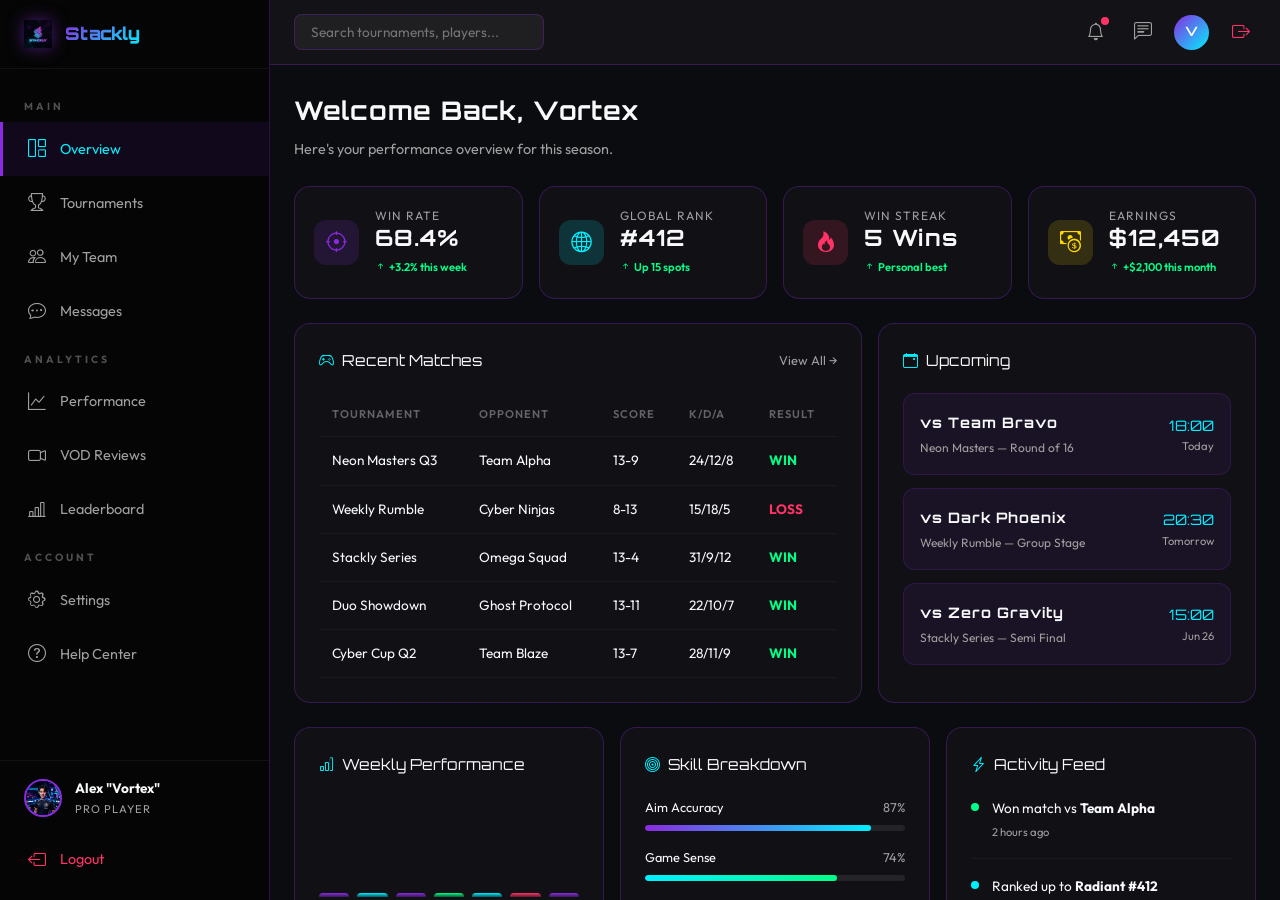
<file: dashboard-player.html>
<!DOCTYPE html>
<html lang="en">
<head>
  <meta charset="UTF-8">
  <meta name="viewport" content="width=device-width, initial-scale=1.0">
  <title>Player Dashboard || Stackly ESports</title>
  <link href="https://cdn.jsdelivr.net/npm/bootstrap-icons@1.11.3/font/bootstrap-icons.css" rel="stylesheet">
  <link rel="stylesheet" href="style.css">
  <style>
    body { display: flex; height: 100vh; overflow: hidden; }

    /* Sidebar */
    .sidebar {
      width: 270px; background: var(--darker-bg); border-right: 1px solid var(--border-color);
      display: flex; flex-direction: column; transition: var(--transition); z-index: 100; flex-shrink: 0;
    }
    .sidebar-header { padding: 1.2rem 1.5rem; border-bottom: 1px solid rgba(255,255,255,0.05); display: flex; align-items: center; justify-content: space-between; }
    .sidebar-menu { flex-grow: 1; padding: 1rem 0; overflow-y: auto; }
    .menu-label { padding: 0.8rem 1.5rem 0.4rem; font-size: 0.65rem; text-transform: uppercase; color: rgba(255,255,255,0.3); letter-spacing: 3px; font-weight: 700; }
    .menu-item { padding: 0.75rem 1.5rem; display: flex; align-items: center; gap: 0.8rem; color: var(--text-muted); transition: var(--transition); border-left: 3px solid transparent; font-size: 0.9rem; }
    .menu-item:hover, .menu-item.active { background: rgba(138,43,226,0.1); color: var(--secondary-color); border-left-color: var(--primary-color); }
    .menu-item i { font-size: 1.1rem; width: 20px; text-align: center; }
    .sidebar-footer { padding: 1rem 1.5rem; border-top: 1px solid rgba(255,255,255,0.05); }
    .sidebar-user { display: flex; align-items: center; gap: 0.8rem; margin-bottom: 1rem; }
    .sidebar-user-avatar { width: 38px; height: 38px; border-radius: 50%; overflow: hidden; flex-shrink: 0; border: 2px solid var(--primary-color); }
    .sidebar-user-avatar img { width: 100%; height: 100%; object-fit: cover; }
    .sidebar-user-info { font-size: 0.85rem; }
    .sidebar-user-info span { display: block; color: var(--text-muted); font-size: 0.7rem; text-transform: uppercase; letter-spacing: 1px; }

    /* Main Content */
    .main-content { flex-grow: 1; display: flex; flex-direction: column; overflow-y: auto; background: var(--dark-bg); }

    /* Topbar */
    .topbar {
      height: 65px; background: rgba(20,20,25,0.9); backdrop-filter: blur(10px); border-bottom: 1px solid var(--border-color);
      display: flex; align-items: center; justify-content: space-between; padding: 0 1.5rem; flex-shrink: 0;
    }
    .mobile-toggle { display: none; background: none; border: none; color: var(--text-light); font-size: 1.5rem; cursor: pointer; }
    .topbar-left { display: flex; align-items: center; gap: 1rem; }
    .topbar-right { display: flex; align-items: center; gap: 1rem; }
    .topbar-search { background: rgba(255,255,255,0.05); border: 1px solid var(--border-color); border-radius: 8px; padding: 0.5rem 1rem; color: #fff; font-family: inherit; outline: none; width: 250px; transition: var(--transition); font-size: 0.85rem; }
    .topbar-search:focus { border-color: var(--secondary-color); box-shadow: 0 0 10px rgba(0,240,255,0.15); }
    .topbar-btn { background: none; border: none; color: var(--text-muted); font-size: 1.1rem; cursor: pointer; position: relative; transition: var(--transition); padding: 0.4rem; }
    .topbar-btn:hover { color: var(--secondary-color); }
    .badge-dot { position: absolute; top: 2px; right: 2px; width: 8px; height: 8px; border-radius: 50%; background: var(--accent-pink); }
    .user-avatar-sm { width: 35px; height: 35px; border-radius: 50%; background: linear-gradient(135deg, var(--primary-color), var(--secondary-color)); display: flex; align-items: center; justify-content: center; color: #fff; font-weight: bold; font-family: 'Orbitron', sans-serif; font-size: 0.8rem; }

    /* Dashboard Container */
    .dash-container { padding: 1.5rem; }
    .dash-header { margin-bottom: 1.5rem; }
    .dash-header h1 { font-size: 1.6rem; margin-bottom: 0.3rem; }
    .dash-header p { color: var(--text-muted); font-size: 0.9rem; }

    /* Stat Cards */
    .stat-row { display: grid; grid-template-columns: repeat(4, 1fr); gap: 1rem; margin-bottom: 1.5rem; }
    .stat-card { padding: 1.2rem; display: flex; align-items: center; gap: 1rem; }
    .stat-icon-box { width: 45px; height: 45px; border-radius: 12px; display: flex; align-items: center; justify-content: center; font-size: 1.3rem; flex-shrink: 0; }
    .stat-card h3 { font-size: 1.4rem; line-height: 1; margin-bottom: 0.2rem; }
    .stat-card p { color: var(--text-muted); font-size: 0.75rem; text-transform: uppercase; letter-spacing: 1px; }
    .stat-trend { font-size: 0.7rem; font-weight: 600; display: inline-flex; align-items: center; gap: 0.2rem; margin-top: 0.3rem; }
    .stat-trend.up { color: #00ff88; }
    .stat-trend.down { color: #ff3366; }

    /* Layout Grids */
    .dash-grid-2 { display: grid; grid-template-columns: 1.5fr 1fr; gap: 1rem; margin-bottom: 1.5rem; }
    .dash-grid-3 { display: grid; grid-template-columns: 1fr 1fr 1fr; gap: 1rem; margin-bottom: 1.5rem; }

    /* Widget Styling */
    .widget { padding: 1.5rem; }
    .widget-header { display: flex; justify-content: space-between; align-items: center; margin-bottom: 1.2rem; }
    .widget-title { font-size: 0.95rem; font-family: 'Orbitron', sans-serif; display: flex; align-items: center; gap: 0.5rem; color: var(--text-light); }
    .widget-title i { color: var(--secondary-color); }
    .widget-action { color: var(--text-muted); font-size: 0.8rem; transition: var(--transition); }
    .widget-action:hover { color: var(--secondary-color); }

    /* Table */
    .dash-table { width: 100%; border-collapse: collapse; }
    .dash-table th, .dash-table td { padding: 0.75rem 0.8rem; text-align: left; border-bottom: 1px solid rgba(255,255,255,0.04); font-size: 0.85rem; }
    .dash-table th { color: rgba(255,255,255,0.35); font-weight: 600; text-transform: uppercase; font-size: 0.7rem; letter-spacing: 1px; }
    .dash-table tr:hover { background: rgba(138,43,226,0.05); }
    .win { color: #00ff88; font-weight: 700; }
    .loss { color: #ff3366; font-weight: 700; }

    /* Bar Chart (CSS only) */
    .bar-chart { display: flex; align-items: flex-end; gap: 8px; height: 120px; padding-top: 10px; }
    .bar-col { flex: 1; display: flex; flex-direction: column; align-items: center; gap: 4px; }
    .bar { width: 100%; border-radius: 4px 4px 0 0; transition: all 0.6s cubic-bezier(0.25, 0.8, 0.25, 1); min-height: 4px; }
    .bar:hover { filter: brightness(1.3); }
    .bar-label { font-size: 0.6rem; color: var(--text-muted); text-transform: uppercase; }

    /* Progress Bars */
    .progress-item { margin-bottom: 1rem; }
    .progress-label { display: flex; justify-content: space-between; margin-bottom: 0.4rem; font-size: 0.8rem; }
    .progress-label span:last-child { color: var(--text-muted); }
    .progress-bar-bg { height: 6px; background: rgba(255,255,255,0.08); border-radius: 3px; overflow: hidden; }
    .progress-bar-fill { height: 100%; border-radius: 3px; transition: width 1.5s cubic-bezier(0.25, 0.8, 0.25, 1); }

    /* Activity Feed */
    .activity-item { display: flex; gap: 0.8rem; margin-bottom: 1rem; padding-bottom: 1rem; border-bottom: 1px solid rgba(255,255,255,0.04); }
    .activity-item:last-child { border-bottom: none; margin-bottom: 0; padding-bottom: 0; }
    .activity-dot { width: 8px; height: 8px; border-radius: 50%; margin-top: 6px; flex-shrink: 0; }
    .activity-content { flex-grow: 1; }
    .activity-text { font-size: 0.85rem; margin-bottom: 0.2rem; }
    .activity-time { font-size: 0.7rem; color: var(--text-muted); }

    /* Upcoming Match Card */
    .match-card { display: flex; align-items: center; justify-content: space-between; padding: 1rem; background: rgba(138,43,226,0.08); border: 1px solid rgba(138,43,226,0.2); border-radius: 12px; margin-bottom: 0.8rem; transition: var(--transition); }
    .match-card:hover { border-color: var(--secondary-color); background: rgba(0,240,255,0.05); }
    .match-info h4 { font-size: 0.9rem; margin-bottom: 0.2rem; }
    .match-info p { font-size: 0.75rem; color: var(--text-muted); }
    .match-time { text-align: right; }
    .match-time .time { font-family: 'Orbitron', sans-serif; font-size: 0.9rem; color: var(--secondary-color); }
    .match-time .date { font-size: 0.7rem; color: var(--text-muted); }

    /* Sidebar Overlay */
    .sidebar-overlay { display: none; position: fixed; top: 0; left: 0; width: 100%; height: 100%; background: rgba(0,0,0,0.7); z-index: 99; }
    .sidebar-overlay.active { display: block; }

    /* Mobile */
    @media (max-width: 1200px) { .stat-row { grid-template-columns: repeat(2, 1fr); } .dash-grid-3 { grid-template-columns: 1fr; } }
    @media (max-width: 992px) { .dash-grid-2 { grid-template-columns: 1fr; } .topbar-search { width: 180px; } }
    @media (max-width: 768px) {
      .sidebar { position: fixed; left: -270px; height: 100vh; width: 270px; overflow-y: auto; }
      .sidebar.active { left: 0; }
      .mobile-toggle { display: block; }
      .topbar-search { display: none; }
      .stat-row { grid-template-columns: 1fr 1fr; }
      .sidebar-footer { flex-shrink: 0; padding-bottom: 1.5rem; }
    }
    @media (max-width: 480px) {
      .stat-row { grid-template-columns: 1fr; }
      .dash-container { padding: 1rem; }
    }
  </style>
</head>
<body>
  <div class="sidebar-overlay" id="sidebarOverlay"></div>

  <aside class="sidebar" id="sidebar">
    <div class="sidebar-header">
      <a href="dashboard-player.html" class="navbar-brand"><img src="assets/images/logo.webp" alt="Stackly" style="height: 28px;"><span class="brand-text" style="font-size: 1.1rem;">Stackly</span></a>
      <button class="mobile-toggle" onclick="toggleSidebar()" id="closeSidebarBtn" style="display:none;"><i class="bi bi-x-lg"></i></button>
    </div>
    <div class="sidebar-menu">
      <div class="menu-label">Main</div>
      <a href="dashboard-player.html" class="menu-item active"><i class="bi bi-grid-1x2"></i> Overview</a>
      <a href="error.html" class="menu-item"><i class="bi bi-trophy"></i> Tournaments</a>
      <a href="error.html" class="menu-item"><i class="bi bi-people"></i> My Team</a>
      <a href="error.html" class="menu-item"><i class="bi bi-chat-dots"></i> Messages</a>
      <div class="menu-label">Analytics</div>
      <a href="error.html" class="menu-item"><i class="bi bi-graph-up"></i> Performance</a>
      <a href="error.html" class="menu-item"><i class="bi bi-camera-video"></i> VOD Reviews</a>
      <a href="error.html" class="menu-item"><i class="bi bi-bar-chart-line"></i> Leaderboard</a>
      <div class="menu-label">Account</div>
      <a href="error.html" class="menu-item"><i class="bi bi-gear"></i> Settings</a>
      <a href="error.html" class="menu-item"><i class="bi bi-question-circle"></i> Help Center</a>
    </div>
    <div class="sidebar-footer">
      <div class="sidebar-user">
        <div class="sidebar-user-avatar"><img src="assets/images/player-1.png" alt="Avatar"></div>
        <div class="sidebar-user-info"><strong>Alex "Vortex"</strong><span>Pro Player</span></div>
      </div>
      <a href="index.html" class="menu-item" style="color: #ff3366; padding: 0.6rem 0;"><i class="bi bi-box-arrow-left"></i> Logout</a>
    </div>
  </aside>

  <main class="main-content">
    <header class="topbar">
      <div class="topbar-left">
        <button class="mobile-toggle" onclick="toggleSidebar()"><i class="bi bi-list"></i></button>
        <a href="dashboard-player.html" id="mobileLogo" style="display: none; align-items: center; gap: 0.5rem;"><img src="assets/images/logo.webp" alt="Stackly" style="height: 42px; filter: drop-shadow(0 0 8px rgba(138,43,226,0.5));"></a>
        <input type="text" class="topbar-search" placeholder="Search tournaments, players...">
      </div>
      <div class="topbar-right">
        <button class="topbar-btn"><i class="bi bi-bell"></i><span class="badge-dot"></span></button>
        <button class="topbar-btn"><i class="bi bi-chat-left-text"></i></button>
        <div class="user-avatar-sm">V</div>
        <a href="index.html" class="topbar-btn" title="Logout" style="color: #ff3366;"><i class="bi bi-box-arrow-right"></i></a>
      </div>
    </header>

    <div class="dash-container">
      <div class="dash-header">
        <h1>Welcome Back, <span>Vortex</span></h1>
        <p>Here's your performance overview for this season.</p>
      </div>

      <!-- Stat Cards -->
      <div class="stat-row">
        <div class="glass-card stat-card">
          <div class="stat-icon-box" style="background: rgba(138,43,226,0.15); color: var(--primary-color);"><i class="bi bi-crosshair"></i></div>
          <div><p>Win Rate</p><h3>68.4%</h3><div class="stat-trend up"><i class="bi bi-arrow-up-short"></i> +3.2% this week</div></div>
        </div>
        <div class="glass-card stat-card">
          <div class="stat-icon-box" style="background: rgba(0,240,255,0.15); color: var(--secondary-color);"><i class="bi bi-globe2"></i></div>
          <div><p>Global Rank</p><h3>#412</h3><div class="stat-trend up"><i class="bi bi-arrow-up-short"></i> Up 15 spots</div></div>
        </div>
        <div class="glass-card stat-card">
          <div class="stat-icon-box" style="background: rgba(255,51,102,0.15); color: #ff3366;"><i class="bi bi-fire"></i></div>
          <div><p>Win Streak</p><h3>5 Wins</h3><div class="stat-trend up"><i class="bi bi-arrow-up-short"></i> Personal best</div></div>
        </div>
        <div class="glass-card stat-card">
          <div class="stat-icon-box" style="background: rgba(255,215,0,0.15); color: #ffd700;"><i class="bi bi-cash-coin"></i></div>
          <div><p>Earnings</p><h3>$12,450</h3><div class="stat-trend up"><i class="bi bi-arrow-up-short"></i> +$2,100 this month</div></div>
        </div>
      </div>

      <!-- Matches Table + Upcoming -->
      <div class="dash-grid-2">
        <div class="glass-card widget">
          <div class="widget-header">
            <div class="widget-title"><i class="bi bi-controller"></i> Recent Matches</div>
            <a href="error.html" class="widget-action">View All →</a>
          </div>
          <div style="overflow-x: auto;">
            <table class="dash-table">
              <thead><tr><th>Tournament</th><th>Opponent</th><th>Score</th><th>K/D/A</th><th>Result</th></tr></thead>
              <tbody>
                <tr><td>Neon Masters Q3</td><td>Team Alpha</td><td>13-9</td><td>24/12/8</td><td class="win">WIN</td></tr>
                <tr><td>Weekly Rumble</td><td>Cyber Ninjas</td><td>8-13</td><td>15/18/5</td><td class="loss">LOSS</td></tr>
                <tr><td>Stackly Series</td><td>Omega Squad</td><td>13-4</td><td>31/9/12</td><td class="win">WIN</td></tr>
                <tr><td>Duo Showdown</td><td>Ghost Protocol</td><td>13-11</td><td>22/10/7</td><td class="win">WIN</td></tr>
                <tr><td>Cyber Cup Q2</td><td>Team Blaze</td><td>13-7</td><td>28/11/9</td><td class="win">WIN</td></tr>
              </tbody>
            </table>
          </div>
        </div>

        <div class="glass-card widget">
          <div class="widget-header">
            <div class="widget-title"><i class="bi bi-calendar-event"></i> Upcoming</div>
          </div>
          <div class="match-card">
            <div class="match-info"><h4>vs Team Bravo</h4><p>Neon Masters — Round of 16</p></div>
            <div class="match-time"><div class="time">18:00</div><div class="date">Today</div></div>
          </div>
          <div class="match-card">
            <div class="match-info"><h4>vs Dark Phoenix</h4><p>Weekly Rumble — Group Stage</p></div>
            <div class="match-time"><div class="time">20:30</div><div class="date">Tomorrow</div></div>
          </div>
          <div class="match-card">
            <div class="match-info"><h4>vs Zero Gravity</h4><p>Stackly Series — Semi Final</p></div>
            <div class="match-time"><div class="time">15:00</div><div class="date">Jun 26</div></div>
          </div>
        </div>
      </div>

      <!-- Performance Chart + Skills + Activity -->
      <div class="dash-grid-3">
        <div class="glass-card widget">
          <div class="widget-header">
            <div class="widget-title"><i class="bi bi-bar-chart"></i> Weekly Performance</div>
          </div>
          <div class="bar-chart" id="barChart">
            <div class="bar-col"><div class="bar" style="height: 60%; background: linear-gradient(180deg, var(--primary-color), rgba(138,43,226,0.3));"></div><div class="bar-label">Mon</div></div>
            <div class="bar-col"><div class="bar" style="height: 85%; background: linear-gradient(180deg, var(--secondary-color), rgba(0,240,255,0.3));"></div><div class="bar-label">Tue</div></div>
            <div class="bar-col"><div class="bar" style="height: 45%; background: linear-gradient(180deg, var(--primary-color), rgba(138,43,226,0.3));"></div><div class="bar-label">Wed</div></div>
            <div class="bar-col"><div class="bar" style="height: 95%; background: linear-gradient(180deg, #00ff88, rgba(0,255,136,0.3));"></div><div class="bar-label">Thu</div></div>
            <div class="bar-col"><div class="bar" style="height: 70%; background: linear-gradient(180deg, var(--secondary-color), rgba(0,240,255,0.3));"></div><div class="bar-label">Fri</div></div>
            <div class="bar-col"><div class="bar" style="height: 50%; background: linear-gradient(180deg, #ff3366, rgba(255,51,102,0.3));"></div><div class="bar-label">Sat</div></div>
            <div class="bar-col"><div class="bar" style="height: 80%; background: linear-gradient(180deg, var(--primary-color), rgba(138,43,226,0.3));"></div><div class="bar-label">Sun</div></div>
          </div>
        </div>

        <div class="glass-card widget">
          <div class="widget-header">
            <div class="widget-title"><i class="bi bi-bullseye"></i> Skill Breakdown</div>
          </div>
          <div class="progress-item">
            <div class="progress-label"><span>Aim Accuracy</span><span>87%</span></div>
            <div class="progress-bar-bg"><div class="progress-bar-fill" style="width: 87%; background: linear-gradient(90deg, var(--primary-color), var(--secondary-color));"></div></div>
          </div>
          <div class="progress-item">
            <div class="progress-label"><span>Game Sense</span><span>74%</span></div>
            <div class="progress-bar-bg"><div class="progress-bar-fill" style="width: 74%; background: linear-gradient(90deg, var(--secondary-color), #00ff88);"></div></div>
          </div>
          <div class="progress-item">
            <div class="progress-label"><span>Communication</span><span>91%</span></div>
            <div class="progress-bar-bg"><div class="progress-bar-fill" style="width: 91%; background: linear-gradient(90deg, #00ff88, var(--secondary-color));"></div></div>
          </div>
          <div class="progress-item">
            <div class="progress-label"><span>Utility Usage</span><span>65%</span></div>
            <div class="progress-bar-bg"><div class="progress-bar-fill" style="width: 65%; background: linear-gradient(90deg, #ffd700, #ff9800);"></div></div>
          </div>
        </div>

        <div class="glass-card widget">
          <div class="widget-header">
            <div class="widget-title"><i class="bi bi-lightning-charge"></i> Activity Feed</div>
          </div>
          <div class="activity-item">
            <div class="activity-dot" style="background: #00ff88;"></div>
            <div class="activity-content"><div class="activity-text">Won match vs <strong>Team Alpha</strong></div><div class="activity-time">2 hours ago</div></div>
          </div>
          <div class="activity-item">
            <div class="activity-dot" style="background: var(--secondary-color);"></div>
            <div class="activity-content"><div class="activity-text">Ranked up to <strong>Radiant #412</strong></div><div class="activity-time">5 hours ago</div></div>
          </div>
          <div class="activity-item">
            <div class="activity-dot" style="background: #ffd700;"></div>
            <div class="activity-content"><div class="activity-text">Earned <strong>$2,100</strong> prize money</div><div class="activity-time">Yesterday</div></div>
          </div>
          <div class="activity-item">
            <div class="activity-dot" style="background: var(--primary-color);"></div>
            <div class="activity-content"><div class="activity-text">Completed VOD review session</div><div class="activity-time">2 days ago</div></div>
          </div>
          <div class="activity-item">
            <div class="activity-dot" style="background: #ff3366;"></div>
            <div class="activity-content"><div class="activity-text">Lost match vs <strong>Cyber Ninjas</strong></div><div class="activity-time">3 days ago</div></div>
          </div>
        </div>
      </div>

      <!-- Sponsorships + Equipment -->
      <div class="dash-grid-2" style="margin-top: 1.5rem;">
        <div class="glass-card widget">
          <div class="widget-header">
            <div class="widget-title"><i class="bi bi-star"></i> Active Sponsorships</div>
            <a href="error.html" class="widget-action">Manage →</a>
          </div>
          <div class="activity-item">
            <div class="activity-icon" style="background: rgba(0,240,255,0.1); color: var(--secondary-color); padding: 0.5rem; border-radius: 8px;"><i class="bi bi-headset"></i></div>
            <div class="activity-content" style="margin-left: 1rem;"><div class="activity-text"><strong>HyperX Audio</strong></div><div class="activity-time">Tier 1 Partner • $500/mo</div></div>
            <div class="status-dot status-live" style="color: #00ff88; font-size: 0.75rem; font-weight: 600;">Active</div>
          </div>
          <div class="activity-item">
            <div class="activity-icon" style="background: rgba(138,43,226,0.1); color: var(--primary-color); padding: 0.5rem; border-radius: 8px;"><i class="bi bi-mouse2"></i></div>
            <div class="activity-content" style="margin-left: 1rem;"><div class="activity-text"><strong>Razer Peripherals</strong></div><div class="activity-time">Equipment Sponsor</div></div>
            <div class="status-dot status-live" style="color: #00ff88; font-size: 0.75rem; font-weight: 600;">Active</div>
          </div>
          <div class="activity-item" style="border-bottom: none; margin-bottom: 0; padding-bottom: 0;">
            <div class="activity-icon" style="background: rgba(255,170,0,0.1); color: #ffaa00; padding: 0.5rem; border-radius: 8px;"><i class="bi bi-cup-hot"></i></div>
            <div class="activity-content" style="margin-left: 1rem;"><div class="activity-text"><strong>GFuel Energy</strong></div><div class="activity-time">Affiliate • 15% Code</div></div>
            <div class="status-dot status-soon" style="color: #ffaa00; font-size: 0.75rem; font-weight: 600;">Pending</div>
          </div>
        </div>

        <div class="glass-card widget">
          <div class="widget-header">
            <div class="widget-title"><i class="bi bi-pc-display"></i> Equipment Status</div>
          </div>
          <div class="progress-item">
            <div class="progress-label"><span>Primary Mouse (Razer)</span><span>Good</span></div>
            <div class="progress-bar-bg"><div class="progress-bar-fill" style="width: 85%; background: linear-gradient(90deg, #00ff88, var(--secondary-color));"></div></div>
          </div>
          <div class="progress-item">
            <div class="progress-label"><span>Keyboard Switches</span><span>Fair</span></div>
            <div class="progress-bar-bg"><div class="progress-bar-fill" style="width: 55%; background: linear-gradient(90deg, #ffaa00, #ff9800);"></div></div>
          </div>
          <div class="progress-item">
            <div class="progress-label"><span>Headset Cable</span><span>Replace Soon</span></div>
            <div class="progress-bar-bg"><div class="progress-bar-fill" style="width: 25%; background: linear-gradient(90deg, #ff3366, #ff0000);"></div></div>
          </div>
        </div>
      </div>

    </div>
  </main>

  <script>
    function toggleSidebar() {
      document.getElementById('sidebar').classList.toggle('active');
      document.getElementById('sidebarOverlay').classList.toggle('active');
    }
    document.getElementById('sidebarOverlay').addEventListener('click', toggleSidebar);

    function handleResize() {
      const w = window.innerWidth;
      const ml = document.getElementById('mobileLogo');
      const cb = document.getElementById('closeSidebarBtn');
      if (ml) ml.style.display = w > 768 ? 'none' : 'flex';
      if (cb) cb.style.display = w > 768 ? 'none' : 'block';
      if (w > 768) {
        document.getElementById('sidebar').classList.remove('active');
        document.getElementById('sidebarOverlay').classList.remove('active');
      }
    }
    window.addEventListener('resize', handleResize);
    handleResize();

    // Animate bars on load
    setTimeout(() => {
      document.querySelectorAll('.bar').forEach(bar => {
        const h = bar.style.height;
        bar.style.height = '4px';
        setTimeout(() => { bar.style.height = h; }, 100);
      });
      document.querySelectorAll('.progress-bar-fill').forEach(bar => {
        const w = bar.style.width;
        bar.style.width = '0%';
        setTimeout(() => { bar.style.width = w; }, 100);
      });
    }, 300);
  </script>
</body>
</html>
</file>
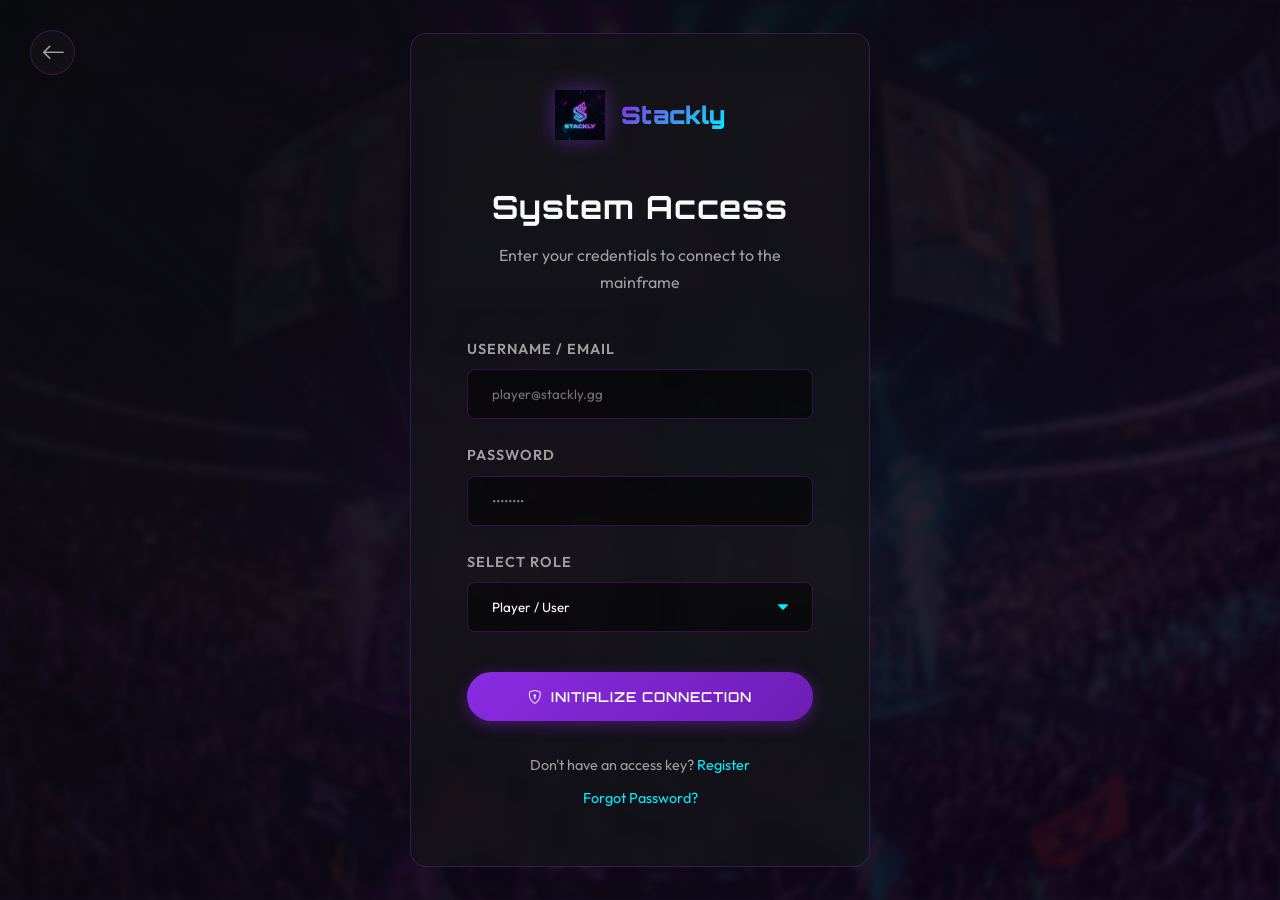
<file: login.html>
<!DOCTYPE html>
<html lang="en">
<head>
  <meta charset="UTF-8">
  <meta name="viewport" content="width=device-width, initial-scale=1.0">
  <title>Login || Stackly ESports</title>
  <link href="https://cdn.jsdelivr.net/npm/bootstrap-icons@1.11.3/font/bootstrap-icons.css" rel="stylesheet">
  <link rel="stylesheet" href="style.css">
  <style>
    body {
      min-height: 100vh;
      display: flex;
      align-items: center;
      justify-content: center;
      overflow-x: hidden;
      overflow-y: auto;
      position: relative;
      padding: 2rem 1rem;
    }
    .login-bg {
      position: fixed; top: 0; left: 0; width: 100%; height: 100%; z-index: 0;
    }
    .login-bg img { width: 100%; height: 100%; object-fit: cover; filter: brightness(0.15) blur(3px); }
    .login-overlay {
      position: fixed; top: 0; left: 0; width: 100%; height: 100%;
      background: linear-gradient(135deg, rgba(11,12,16,0.85), rgba(138,43,226,0.1));
      z-index: 1;
    }

    .login-container {
      width: 100%;
      max-width: 460px;
      padding: 3.5rem;
      text-align: center;
      position: relative;
      z-index: 3;
      overflow: visible !important;
    }
    .login-logo {
      display: flex;
      align-items: center;
      justify-content: center;
      gap: 1rem;
      margin-bottom: 2.5rem;
    }
    .login-logo img { height: 50px; filter: drop-shadow(0 0 10px rgba(138,43,226,0.5)); }
    .login-title { font-size: 2rem; margin-bottom: 0.5rem; animation: glow 3s ease infinite; }
    .login-desc { color: var(--text-muted); margin-bottom: 2.5rem; }

    .form-group { margin-bottom: 1.5rem; text-align: left; }
    .form-group label { display: block; margin-bottom: 0.5rem; color: var(--text-muted); font-size: 0.9rem; font-weight: 600; letter-spacing: 1px; text-transform: uppercase; }
    .form-control {
      width: 100%; padding: 1rem 1.5rem;
      background: rgba(0,0,0,0.5); border: 1px solid var(--border-color);
      border-radius: 8px; color: #fff; font-family: inherit;
      transition: var(--transition); outline: none;
    }
    .form-control:focus { border-color: var(--secondary-color); box-shadow: 0 0 15px rgba(0,240,255,0.2); }
    select.form-control {
      appearance: none;
      background-image: url("data:image/svg+xml;charset=US-ASCII,%3Csvg%20xmlns%3D%22http%3A%2F%2Fwww.w3.org%2F2000%2Fsvg%22%20width%3D%22292.4%22%20height%3D%22292.4%22%3E%3Cpath%20fill%3D%22%2300F0FF%22%20d%3D%22M287%2069.4a17.6%2017.6%200%200%200-13-5.4H18.4c-5%200-9.3%201.8-12.9%205.4A17.6%2017.6%200%200%200%200%2082.2c0%205%201.8%209.3%205.4%2012.9l128%20127.9c3.6%203.6%207.8%205.4%2012.8%205.4s9.2-1.8%2012.8-5.4L287%2095c3.5-3.5%205.4-7.8%205.4-12.8%200-5-1.9-9.2-5.5-12.8z%22%2F%3E%3C%2Fsvg%3E");
      background-repeat: no-repeat;
      background-position: right 1.5rem top 50%;
      background-size: 0.65rem auto;
      cursor: pointer;
    }
    select.form-control option { background: var(--dark-bg); color: var(--text-light); }
    .btn-login { width: 100%; justify-content: center; margin-top: 1rem; padding: 1rem; }
    .login-footer { margin-top: 2rem; font-size: 0.9rem; color: var(--text-muted); }
    .login-footer a { color: var(--secondary-color); transition: var(--transition); }
    .login-footer a:hover { text-decoration: underline; text-shadow: 0 0 10px rgba(0,240,255,0.3); }

    .back-btn {
      position: fixed; top: 30px; left: 30px; z-index: 10;
      color: var(--text-muted); font-size: 1.5rem;
      transition: var(--transition);
      background: var(--card-bg); width: 45px; height: 45px;
      border-radius: 50%; display: flex; align-items: center; justify-content: center;
      border: 1px solid var(--border-color);
    }
    .back-btn:hover { color: var(--secondary-color); border-color: var(--secondary-color); transform: translateX(-5px); }

    @media (max-width: 768px) {
      html, body {
        height: auto;
        min-height: 100vh;
      }
      body {
        display: block;
        padding: 4.5rem 1rem 2rem;
      }
      .login-container {
        padding: 2rem 1.5rem;
        margin: 0 auto;
        max-width: 400px;
      }
      .login-logo { margin-bottom: 1.2rem; }
      .login-logo img { height: 40px; }
      .login-title { font-size: 1.5rem; }
      .login-desc { margin-bottom: 1.5rem; font-size: 0.85rem; }
      .form-group { margin-bottom: 1rem; }
      .form-control { padding: 0.8rem 1rem; font-size: 0.9rem; }
      .btn-login { padding: 0.85rem; font-size: 0.9rem; }
      .login-footer { margin-top: 1.2rem; font-size: 0.85rem; }
      .back-btn { top: 12px; left: 12px; width: 36px; height: 36px; font-size: 1.1rem; }
    }
    @media (max-width: 480px) {
      body { padding: 3.5rem 0.6rem 1.5rem; }
      .login-container { padding: 1.5rem 1.2rem; }
      .login-title { font-size: 1.3rem; }
      .login-desc { font-size: 0.8rem; margin-bottom: 1rem; }
      .form-group { margin-bottom: 0.8rem; }
      .form-group label { font-size: 0.7rem; margin-bottom: 0.3rem; }
      .form-control { padding: 0.7rem 0.9rem; font-size: 0.85rem; }
      .btn-login { padding: 0.75rem; font-size: 0.85rem; margin-top: 0.5rem; }
      .login-footer { margin-top: 1rem; }
    }
  </style>
</head>
<body>
  <div class="login-bg"><img src="assets/images/esports-crowd.webp" alt="Arena"></div>
  <div class="login-overlay"></div>
  <div class="particles" style="z-index: 2;">
    <div class="particle"></div><div class="particle"></div><div class="particle"></div>
    <div class="particle"></div><div class="particle"></div><div class="particle"></div>
    <div class="particle"></div><div class="particle"></div>
  </div>

  <a href="index.html" class="back-btn" title="Back to Home"><i class="bi bi-arrow-left"></i></a>

  <div class="glass-card login-container fade-up">
    <a href="index.html" class="login-logo">
      <img src="assets/images/logo.webp" alt="Stackly Logo">
      <span class="brand-text">Stackly</span>
    </a>
    
    <h2 class="login-title">System <span>Access</span></h2>
    <p class="login-desc">Enter your credentials to connect to the mainframe</p>

    <form onsubmit="handleLogin(event)">
      <div class="form-group">
        <label for="username">Username / Email</label>
        <input type="text" id="username" class="form-control" placeholder="player@stackly.gg" required>
      </div>
      <div class="form-group">
        <label for="password">Password</label>
        <input type="password" id="password" class="form-control" placeholder="••••••••" required>
      </div>
      <div class="form-group">
        <label for="roleSelect">Select Role</label>
        <select id="roleSelect" class="form-control">
          <option value="player">Player / User</option>
          <option value="admin">System Administrator</option>
        </select>
      </div>
      
      <button type="submit" class="btn-primary btn-login"><i class="bi bi-shield-lock"></i> Initialize Connection</button>
    </form>

    <div class="login-footer">
      <p>Don't have an access key? <a href="register.html">Register</a></p>
      <p style="margin-top: 0.5rem;"><a href="error.html">Forgot Password?</a></p>
    </div>
  </div>

  <script src="script.js"></script>
</body>
</html>
</file>
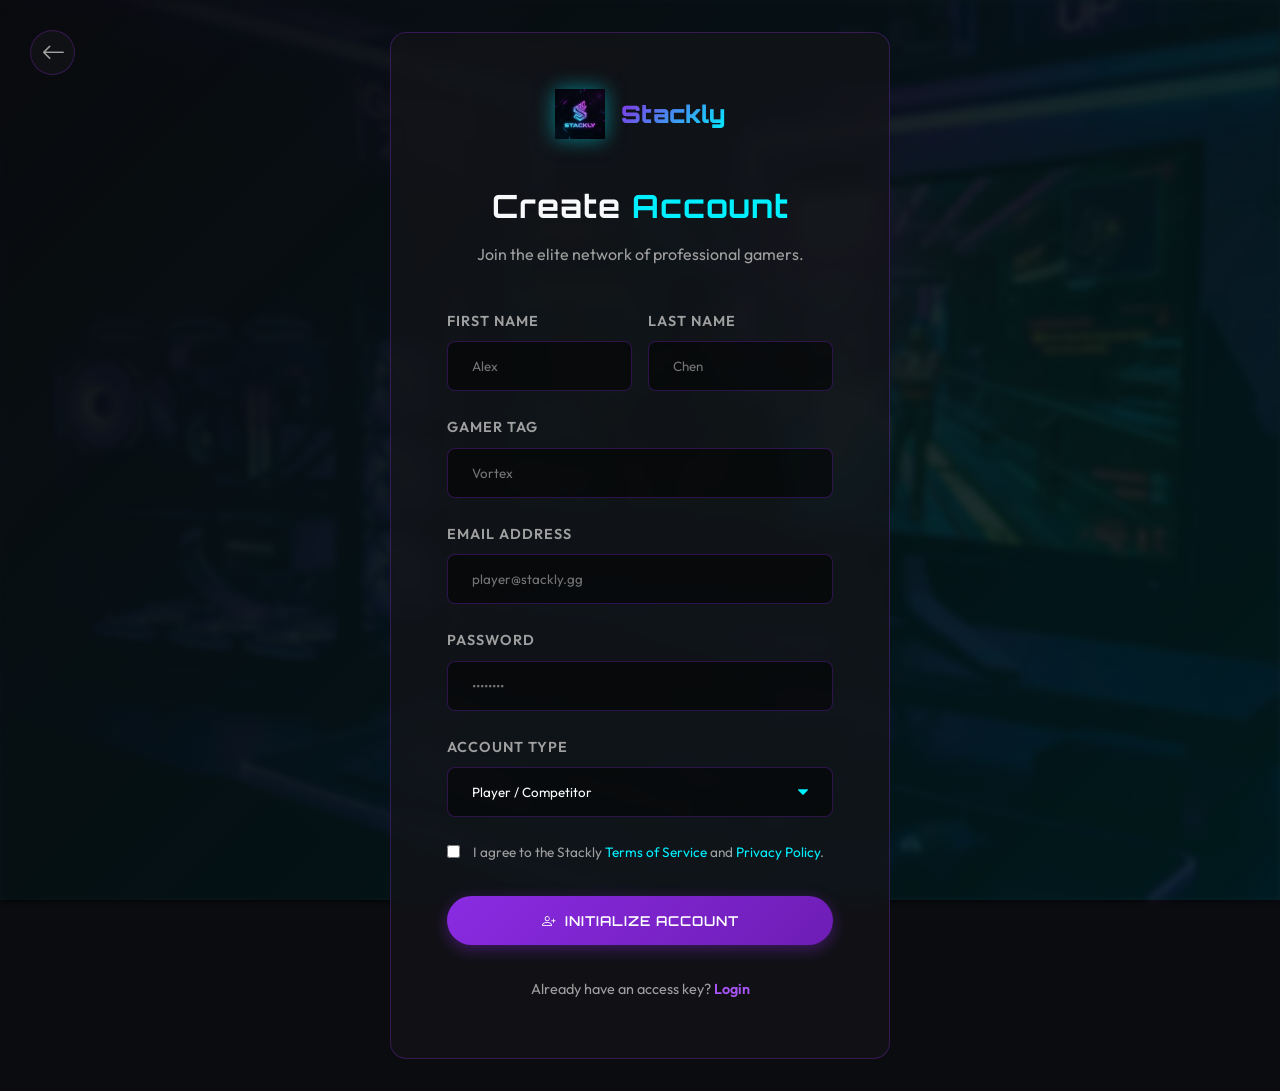
<file: register.html>
<!DOCTYPE html>
<html lang="en">
<head>
  <meta charset="UTF-8">
  <meta name="viewport" content="width=device-width, initial-scale=1.0">
  <title>Register || Stackly ESports</title>
  <link href="https://cdn.jsdelivr.net/npm/bootstrap-icons@1.11.3/font/bootstrap-icons.css" rel="stylesheet">
  <link rel="stylesheet" href="style.css">
  <style>
    body {
      min-height: 100vh;
      display: flex;
      align-items: center;
      justify-content: center;
      overflow-x: hidden;
      overflow-y: auto;
      position: relative;
      padding: 2rem 0;
    }
    .login-bg {
      position: fixed; top: 0; left: 0; width: 100%; height: 100%; z-index: 0;
    }
    .login-bg img { width: 100%; height: 100%; object-fit: cover; filter: brightness(0.15) blur(3px); }
    .login-overlay {
      position: fixed; top: 0; left: 0; width: 100%; height: 100%;
      background: linear-gradient(135deg, rgba(11,12,16,0.85), rgba(0,240,255,0.1));
      z-index: 1;
    }

    .login-container {
      width: 100%;
      max-width: 500px;
      padding: 3.5rem;
      text-align: center;
      position: relative;
      z-index: 3;
      margin: auto;
    }
    .login-logo {
      display: flex;
      align-items: center;
      justify-content: center;
      gap: 1rem;
      margin-bottom: 2.5rem;
    }
    .login-logo img { height: 50px; filter: drop-shadow(0 0 10px rgba(0,240,255,0.5)); }
    .login-title { font-size: 2rem; margin-bottom: 0.5rem; animation: glow 3s ease infinite; }
    .login-title span { color: var(--secondary-color); }
    .login-desc { color: var(--text-muted); margin-bottom: 2.5rem; }

    .form-row { display: flex; gap: 1rem; }
    .form-row .form-group { flex: 1; }
    
    .form-group { margin-bottom: 1.5rem; text-align: left; }
    .form-group label { display: block; margin-bottom: 0.5rem; color: var(--text-muted); font-size: 0.9rem; font-weight: 600; letter-spacing: 1px; text-transform: uppercase; }
    .form-control {
      width: 100%; padding: 1rem 1.5rem;
      background: rgba(0,0,0,0.5); border: 1px solid var(--border-color);
      border-radius: 8px; color: #fff; font-family: inherit;
      transition: var(--transition); outline: none;
    }
    .form-control:focus { border-color: var(--secondary-color); box-shadow: 0 0 15px rgba(0,240,255,0.2); }
    select.form-control {
      appearance: none;
      background-image: url("data:image/svg+xml;charset=US-ASCII,%3Csvg%20xmlns%3D%22http%3A%2F%2Fwww.w3.org%2F2000%2Fsvg%22%20width%3D%22292.4%22%20height%3D%22292.4%22%3E%3Cpath%20fill%3D%22%2300F0FF%22%20d%3D%22M287%2069.4a17.6%2017.6%200%200%200-13-5.4H18.4c-5%200-9.3%201.8-12.9%205.4A17.6%2017.6%200%200%200%200%2082.2c0%205%201.8%209.3%205.4%2012.9l128%20127.9c3.6%203.6%207.8%205.4%2012.8%205.4s9.2-1.8%2012.8-5.4L287%2095c3.5-3.5%205.4-7.8%205.4-12.8%200-5-1.9-9.2-5.5-12.8z%22%2F%3E%3C%2Fsvg%3E");
      background-repeat: no-repeat;
      background-position: right 1.5rem top 50%;
      background-size: 0.65rem auto;
      cursor: pointer;
    }
    select.form-control option { background: var(--dark-bg); color: var(--text-light); }
    
    .terms { display: flex; align-items: flex-start; gap: 0.8rem; text-align: left; margin-bottom: 1.5rem; font-size: 0.85rem; color: var(--text-muted); }
    .terms input[type="checkbox"] { margin-top: 4px; accent-color: var(--secondary-color); cursor: pointer; }
    .terms a { color: var(--secondary-color); text-decoration: none; }
    .terms a:hover { text-decoration: underline; }

    .btn-login { width: 100%; justify-content: center; margin-top: 0.5rem; padding: 1rem; }
    .login-footer { margin-top: 2rem; font-size: 0.9rem; color: var(--text-muted); }
    .login-footer a { color: var(--primary-light); transition: var(--transition); font-weight: 600; }
    .login-footer a:hover { color: var(--primary-color); text-decoration: underline; text-shadow: 0 0 10px rgba(138,43,226,0.3); }

    .back-btn {
      position: fixed; top: 30px; left: 30px; z-index: 10;
      color: var(--text-muted); font-size: 1.5rem;
      transition: var(--transition);
      background: var(--card-bg); width: 45px; height: 45px;
      border-radius: 50%; display: flex; align-items: center; justify-content: center;
      border: 1px solid var(--border-color);
    }
    .back-btn:hover { color: var(--secondary-color); border-color: var(--secondary-color); transform: translateX(-5px); }

    /* Fix for small screens to ensure form fits */
    @media (max-width: 480px) {
      .login-container { padding: 2rem 1.5rem; margin: 4rem auto; }
      .form-row { flex-direction: column; gap: 0; }
      .back-btn { top: 15px; left: 15px; width: 35px; height: 35px; font-size: 1.2rem; }
    }
  </style>
</head>
<body>
  <div class="login-bg"><img src="assets/images/gaming-setup.webp" alt="Setup"></div>
  <div class="login-overlay"></div>
  <div class="particles" style="z-index: 2; position: fixed;">
    <div class="particle"></div><div class="particle"></div><div class="particle"></div>
    <div class="particle"></div><div class="particle"></div><div class="particle"></div>
    <div class="particle"></div><div class="particle"></div>
  </div>

  <a href="index.html" class="back-btn" title="Back to Home"><i class="bi bi-arrow-left"></i></a>

  <div class="glass-card login-container fade-up">
    <a href="index.html" class="login-logo">
      <img src="assets/images/logo.webp" alt="Stackly Logo">
      <span class="brand-text">Stackly</span>
    </a>
    
    <h2 class="login-title">Create <span>Account</span></h2>
    <p class="login-desc">Join the elite network of professional gamers.</p>

    <form onsubmit="handleLogin(event)">
      <div class="form-row">
        <div class="form-group">
          <label for="fname">First Name</label>
          <input type="text" id="fname" class="form-control" placeholder="Alex" required>
        </div>
        <div class="form-group">
          <label for="lname">Last Name</label>
          <input type="text" id="lname" class="form-control" placeholder="Chen" required>
        </div>
      </div>
      
      <div class="form-group">
        <label for="username">Gamer Tag</label>
        <input type="text" id="username" class="form-control" placeholder="Vortex" required>
      </div>

      <div class="form-group">
        <label for="email">Email Address</label>
        <input type="email" id="email" class="form-control" placeholder="player@stackly.gg" required>
      </div>

      <div class="form-group">
        <label for="password">Password</label>
        <input type="password" id="password" class="form-control" placeholder="••••••••" required>
      </div>
      
      <div class="form-group">
        <label for="roleSelect">Account Type</label>
        <select id="roleSelect" class="form-control">
          <option value="player">Player / Competitor</option>
          <option value="admin">Team Manager / Admin</option>
        </select>
      </div>

      <div class="terms">
        <input type="checkbox" id="terms" required>
        <label for="terms" style="text-transform: none; font-weight: normal; font-size: 0.85rem; margin: 0;">I agree to the Stackly <a href="error.html">Terms of Service</a> and <a href="error.html">Privacy Policy</a>.</label>
      </div>
      
      <button type="submit" class="btn-primary btn-login"><i class="bi bi-person-plus"></i> Initialize Account</button>
    </form>

    <div class="login-footer">
      <p>Already have an access key? <a href="login.html">Login</a></p>
    </div>
  </div>

  <script src="script.js"></script>
</body>
</html>
</file>
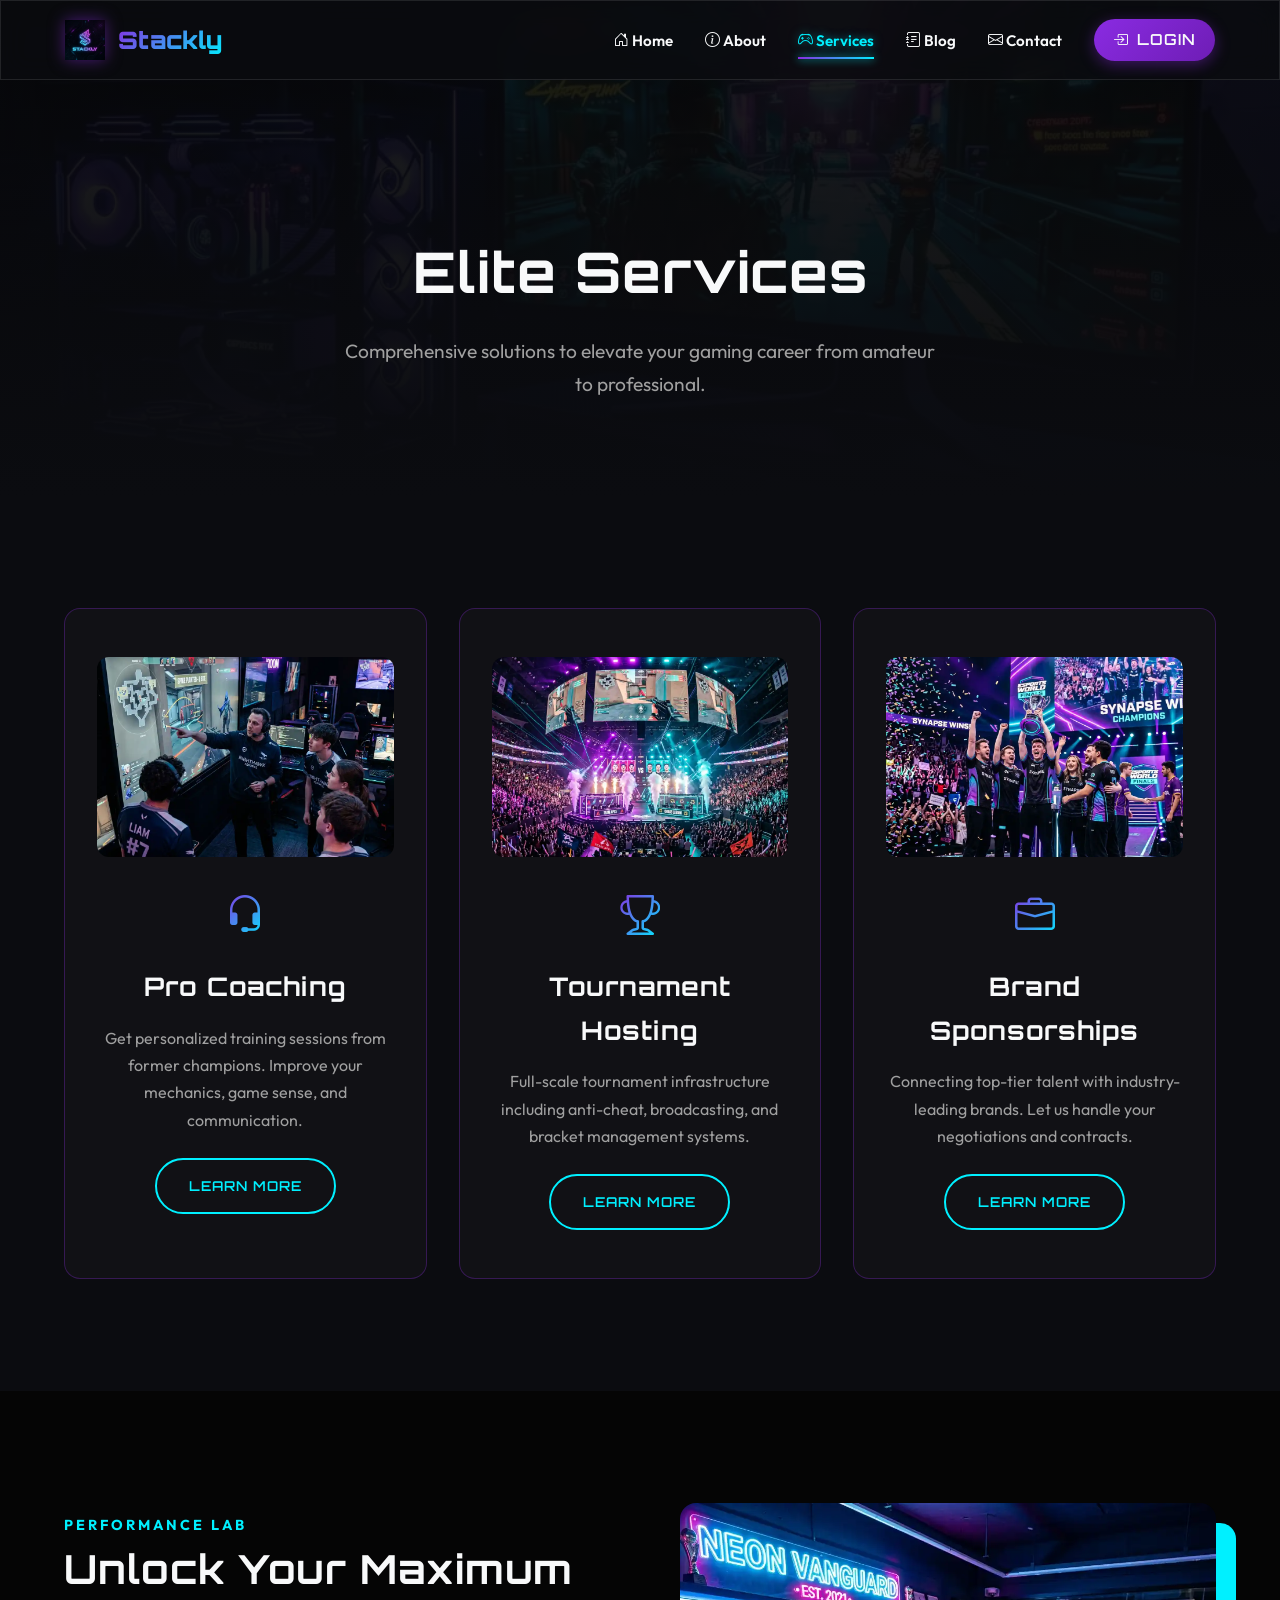
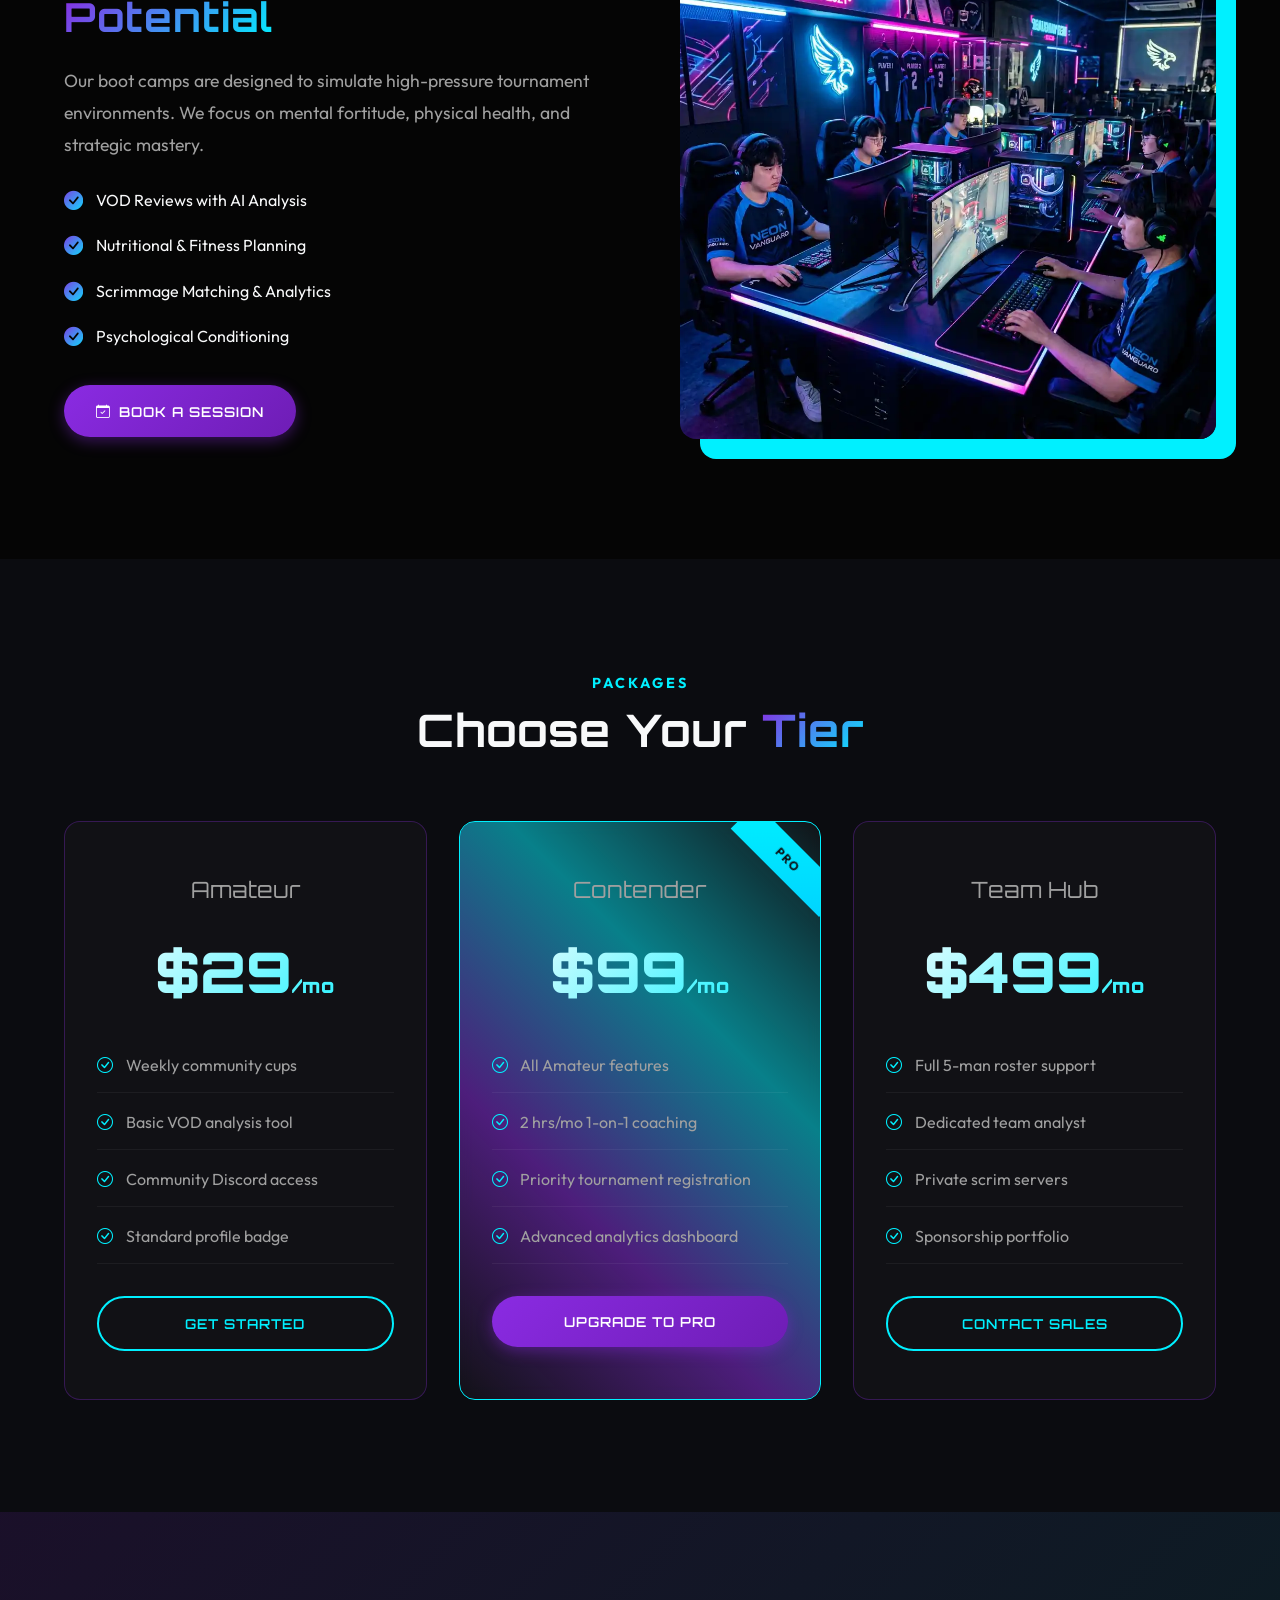
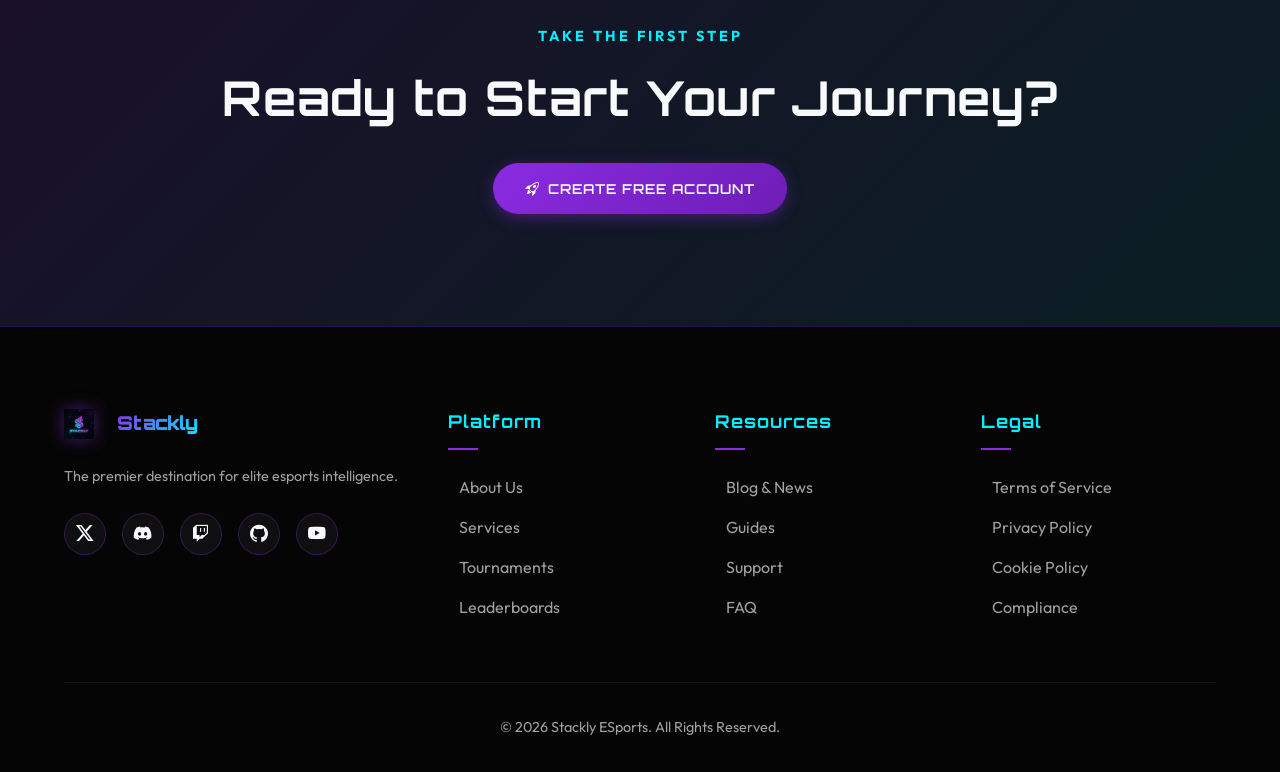
<file: services.html>
<!DOCTYPE html>
<html lang="en">
<head>
  <meta charset="UTF-8">
  <meta name="viewport" content="width=device-width, initial-scale=1.0">
  <title>Services || Stackly ESports</title>
  <link href="https://cdn.jsdelivr.net/npm/bootstrap-icons@1.11.3/font/bootstrap-icons.css" rel="stylesheet">
  <link rel="stylesheet" href="style.css">
  <style>
    .page-header {
      padding: 14rem 0 6rem; text-align: center; position: relative; overflow: hidden;
    }
    .page-header-bg { position: absolute; top: 0; left: 0; width: 100%; height: 100%; z-index: 0; }
    .page-header-bg img { width: 100%; height: 100%; object-fit: cover; filter: brightness(0.2); }
    .page-header-overlay { position: absolute; top: 0; left: 0; width: 100%; height: 100%; background: linear-gradient(180deg, rgba(11,12,16,0.5), rgba(11,12,16,1)); z-index: 1; }
    .page-header .container { position: relative; z-index: 2; }
    .page-title { font-size: 3.5rem; margin-bottom: 1rem; animation: glow 3s ease infinite; }
    .page-desc { font-size: 1.2rem; color: var(--text-muted); max-width: 600px; margin: 0 auto; }

    .services-grid-section { padding: 7rem 0; }
    .services-grid { display: grid; grid-template-columns: repeat(auto-fit, minmax(320px, 1fr)); gap: 2rem; }
    .service-card { text-align: center; padding: 3rem 2rem; }
    .service-img { width: 100%; height: 200px; border-radius: 12px; overflow: hidden; margin-bottom: 1.5rem; }
    .service-img img { width: 100%; height: 100%; object-fit: cover; transition: transform 0.6s ease; }
    .service-card:hover .service-img img { transform: scale(1.1); }
    .service-icon { font-size: 2.5rem; margin-bottom: 1rem; }
    .service-icon i { background: linear-gradient(135deg, var(--primary-color), var(--secondary-color)); -webkit-background-clip: text; -webkit-text-fill-color: transparent; }
    .service-card h3 { font-size: 1.6rem; margin-bottom: 1rem; }
    .service-card p { color: var(--text-muted); margin-bottom: 1.5rem; }

    .details-section { padding: 7rem 0; background: var(--darker-bg); position: relative; overflow: hidden; }
    .details-grid { display: grid; grid-template-columns: 1fr 1fr; gap: 5rem; align-items: center; }
    .details-img { position: relative; }
    .details-img img { width: 100%; border-radius: 16px; box-shadow: 20px 20px 0 var(--secondary-color); transition: var(--transition); }
    .details-img:hover img { box-shadow: 25px 25px 0 var(--primary-color); transform: scale(1.02); }
    .details-content h2 { font-size: 2.5rem; margin-bottom: 1.5rem; }
    .details-content p { color: var(--text-muted); font-size: 1.1rem; margin-bottom: 1.5rem; line-height: 1.8; }
    .check-list { list-style: none; margin-bottom: 2rem; }
    .check-list li { margin-bottom: 0.8rem; display: flex; align-items: center; gap: 0.8rem; transition: var(--transition); }
    .check-list li:hover { transform: translateX(5px); color: var(--secondary-color); }
    .check-list i { font-size: 1.2rem; }
    .check-list i { background: linear-gradient(135deg, var(--primary-color), var(--secondary-color)); -webkit-background-clip: text; -webkit-text-fill-color: transparent; }

    .pricing-section { padding: 7rem 0; }
    .pricing-header { text-align: center; margin-bottom: 4rem; }
    .pricing-grid { display: grid; grid-template-columns: repeat(auto-fit, minmax(300px, 1fr)); gap: 2rem; }
    .price-card { text-align: center; position: relative; overflow: hidden; padding: 3rem 2rem; }
    .price-card.popular { border-color: var(--secondary-color); }
    .price-card.popular::before { opacity: 0.5; }
    .price-badge { position: absolute; top: 20px; right: -30px; background: linear-gradient(135deg, var(--secondary-color), #00d4ff); color: var(--dark-bg); font-weight: bold; padding: 0.5rem 3rem; transform: rotate(45deg); font-size: 0.75rem; letter-spacing: 1px; }
    .price-title { font-size: 1.4rem; color: var(--text-muted); margin-bottom: 1rem; font-family: 'Orbitron', sans-serif; }
    .price-amount { font-size: 3.5rem; font-family: 'Orbitron', sans-serif; font-weight: 900; margin-bottom: 2rem; }
    .price-amount { background: linear-gradient(135deg, #fff, var(--secondary-color)); -webkit-background-clip: text; -webkit-text-fill-color: transparent; }
    .price-amount span { font-size: 1.2rem; }
    .price-features { list-style: none; margin-bottom: 2rem; text-align: left; }
    .price-features li { margin-bottom: 1rem; border-bottom: 1px solid rgba(255,255,255,0.05); padding-bottom: 0.8rem; display: flex; align-items: center; gap: 0.8rem; color: var(--text-muted); }
    .price-features li i { color: var(--secondary-color); }

    .cta-section { padding: 7rem 0; text-align: center; position: relative; overflow: hidden; }
    .cta-section::before { content: ''; position: absolute; top: 0; left: 0; width: 100%; height: 100%; background: linear-gradient(135deg, rgba(138,43,226,0.12), rgba(0,240,255,0.08)); z-index: 0; }
    .cta-section .container { position: relative; z-index: 1; }
    .cta-section h2 { font-size: 3rem; margin-bottom: 1.5rem; animation: glow 3s ease infinite; }

    @media (max-width: 768px) {
      .page-title { font-size: 1.8rem; word-wrap: break-word; overflow-wrap: break-word; }
      .page-header { padding: 10rem 0 4rem; }
      .page-desc { font-size: 1rem; }
      .details-grid { grid-template-columns: 1fr; }
      .details-content h2 { font-size: 1.8rem; }
      .price-amount { font-size: 2.5rem; }
      .cta-section h2 { font-size: 1.8rem; }
    }
    @media (max-width: 480px) {
      .page-title { font-size: 1.4rem; }
      .page-header { padding: 8rem 0 3rem; }
      .cta-section h2 { font-size: 1.4rem; }
    }
  </style>
</head>
<body>
  <nav class="navbar glass" id="navbar">
    <div class="container">
      <a href="index.html" class="navbar-brand"><img src="assets/images/logo.webp" alt="Stackly Logo" class="logo-img"><span class="brand-text">Stackly</span></a>
      <ul class="nav-links" id="navLinks">
        <li><a href="index.html"><i class="bi bi-house-door"></i> Home</a></li>
        <li><a href="about.html"><i class="bi bi-info-circle"></i> About</a></li>
        <li><a href="services.html" class="active"><i class="bi bi-controller"></i> Services</a></li>
        <li><a href="blog.html"><i class="bi bi-journal-text"></i> Blog</a></li>
        <li><a href="contact.html"><i class="bi bi-envelope"></i> Contact</a></li>
        <li><a href="login.html" class="btn-primary" style="padding: 0.5rem 1.2rem;"><i class="bi bi-box-arrow-in-right"></i> Login</a></li>
      </ul>
      <button class="hamburger" aria-label="Toggle navigation"><span></span><span></span><span></span></button>
    </div>
  </nav>
  <div class="nav-overlay" id="navOverlay"></div>

  <section class="page-header">
    <div class="page-header-bg"><img src="assets/images/gaming-setup.webp" alt="Gaming Setup"></div>
    <div class="page-header-overlay"></div>
    <div class="particles"><div class="particle"></div><div class="particle"></div><div class="particle"></div><div class="particle"></div><div class="particle"></div><div class="particle"></div><div class="particle"></div><div class="particle"></div></div>
    <div class="container fade-up">
      <h1 class="page-title">Elite <span>Services</span></h1>
      <p class="page-desc">Comprehensive solutions to elevate your gaming career from amateur to professional.</p>
    </div>
  </section>

  <section class="services-grid-section">
    <div class="container">
      <div class="services-grid stagger-children">
        <div class="glass-card service-card fade-up">
          <div class="service-img"><img src="assets/images/coaching.webp" alt="Pro Coaching"></div>
          <div class="service-icon"><i class="bi bi-headset"></i></div>
          <h3>Pro Coaching</h3>
          <p>Get personalized training sessions from former champions. Improve your mechanics, game sense, and communication.</p>
          <a href="error.html" class="btn-secondary">Learn More</a>
        </div>
        <div class="glass-card service-card fade-up">
          <div class="service-img"><img src="assets/images/esports-crowd.webp" alt="Tournament Hosting"></div>
          <div class="service-icon"><i class="bi bi-trophy"></i></div>
          <h3>Tournament Hosting</h3>
          <p>Full-scale tournament infrastructure including anti-cheat, broadcasting, and bracket management systems.</p>
          <a href="error.html" class="btn-secondary">Learn More</a>
        </div>
        <div class="glass-card service-card fade-up">
          <div class="service-img"><img src="assets/images/tournament.webp" alt="Brand Sponsorships"></div>
          <div class="service-icon"><i class="bi bi-briefcase"></i></div>
          <h3>Brand Sponsorships</h3>
          <p>Connecting top-tier talent with industry-leading brands. Let us handle your negotiations and contracts.</p>
          <a href="error.html" class="btn-secondary">Learn More</a>
        </div>
      </div>
    </div>
  </section>

  <section class="details-section">
    <div class="particles"><div class="particle"></div><div class="particle"></div><div class="particle"></div><div class="particle"></div><div class="particle"></div><div class="particle"></div><div class="particle"></div><div class="particle"></div></div>
    <div class="container details-grid">
      <div class="details-content slide-left">
        <div class="section-subtitle">Performance Lab</div>
        <h2 class="section-title">Unlock Your Maximum <span>Potential</span></h2>
        <p>Our boot camps are designed to simulate high-pressure tournament environments. We focus on mental fortitude, physical health, and strategic mastery.</p>
        <ul class="check-list">
          <li><i class="bi bi-check-circle-fill"></i> VOD Reviews with AI Analysis</li>
          <li><i class="bi bi-check-circle-fill"></i> Nutritional & Fitness Planning</li>
          <li><i class="bi bi-check-circle-fill"></i> Scrimmage Matching & Analytics</li>
          <li><i class="bi bi-check-circle-fill"></i> Psychological Conditioning</li>
        </ul>
        <a href="error.html" class="btn-primary"><i class="bi bi-calendar-check"></i> Book a Session</a>
      </div>
      <div class="details-img slide-right">
        <img src="assets/images/about-img.webp" alt="Performance Lab">
      </div>
    </div>
  </section>

  <section class="pricing-section">
    <div class="container">
      <div class="pricing-header fade-up">
        <div class="section-subtitle">Packages</div>
        <h2 class="section-title">Choose Your <span>Tier</span></h2>
      </div>
      <div class="pricing-grid stagger-children">
        <div class="glass-card price-card fade-up">
          <div class="price-title">Amateur</div>
          <div class="price-amount">$29<span>/mo</span></div>
          <ul class="price-features">
            <li><i class="bi bi-check-circle"></i> Weekly community cups</li>
            <li><i class="bi bi-check-circle"></i> Basic VOD analysis tool</li>
            <li><i class="bi bi-check-circle"></i> Community Discord access</li>
            <li><i class="bi bi-check-circle"></i> Standard profile badge</li>
          </ul>
          <a href="error.html" class="btn-secondary" style="width: 100%; justify-content: center;">Get Started</a>
        </div>
        <div class="glass-card price-card popular fade-up">
          <div class="price-badge">PRO</div>
          <div class="price-title">Contender</div>
          <div class="price-amount">$99<span>/mo</span></div>
          <ul class="price-features">
            <li><i class="bi bi-check-circle"></i> All Amateur features</li>
            <li><i class="bi bi-check-circle"></i> 2 hrs/mo 1-on-1 coaching</li>
            <li><i class="bi bi-check-circle"></i> Priority tournament registration</li>
            <li><i class="bi bi-check-circle"></i> Advanced analytics dashboard</li>
          </ul>
          <a href="error.html" class="btn-primary" style="width: 100%; justify-content: center;">Upgrade to Pro</a>
        </div>
        <div class="glass-card price-card fade-up">
          <div class="price-title">Team Hub</div>
          <div class="price-amount">$499<span>/mo</span></div>
          <ul class="price-features">
            <li><i class="bi bi-check-circle"></i> Full 5-man roster support</li>
            <li><i class="bi bi-check-circle"></i> Dedicated team analyst</li>
            <li><i class="bi bi-check-circle"></i> Private scrim servers</li>
            <li><i class="bi bi-check-circle"></i> Sponsorship portfolio</li>
          </ul>
          <a href="error.html" class="btn-secondary" style="width: 100%; justify-content: center;">Contact Sales</a>
        </div>
      </div>
    </div>
  </section>

  <section class="cta-section">
    <div class="particles"><div class="particle"></div><div class="particle"></div><div class="particle"></div><div class="particle"></div><div class="particle"></div><div class="particle"></div><div class="particle"></div><div class="particle"></div></div>
    <div class="container fade-up">
      <div class="section-subtitle">Take the First Step</div>
      <h2>Ready to Start Your <span>Journey</span>?</h2>
      <a href="login.html" class="btn-primary"><i class="bi bi-rocket-takeoff"></i> Create Free Account</a>
    </div>
  </section>

  <footer>
    <div class="container">
      <div class="footer-grid">
        <div class="footer-col">
          <a href="index.html" class="navbar-brand" style="margin-bottom: 1.5rem; display: flex;"><img src="assets/images/logo.webp" alt="Stackly Logo" style="height:30px; margin-right: 10px;"><span class="brand-text" style="font-size: 1.2rem;">Stackly</span></a>
          <p style="color: var(--text-muted); font-size: 0.9rem; margin-bottom: 1.5rem;">The premier destination for elite esports intelligence.</p>
          <div class="social-icons">
            <a href="error.html" title="Twitter"><i class="bi bi-twitter-x"></i></a>
            <a href="error.html" title="Discord"><i class="bi bi-discord"></i></a>
            <a href="error.html" title="Twitch"><i class="bi bi-twitch"></i></a>
            <a href="https://github.com/lingalamanasa/ESPORTS" target="_blank" rel="noopener noreferrer" title="GitHub"><i class="bi bi-github"></i></a>
            <a href="error.html" title="YouTube"><i class="bi bi-youtube"></i></a>
          </div>
        </div>
        <div class="footer-col"><h4>Platform</h4><ul class="footer-links"><li><a href="about.html">About Us</a></li><li><a href="services.html">Services</a></li><li><a href="error.html">Tournaments</a></li><li><a href="error.html">Leaderboards</a></li></ul></div>
        <div class="footer-col"><h4>Resources</h4><ul class="footer-links"><li><a href="blog.html">Blog & News</a></li><li><a href="error.html">Guides</a></li><li><a href="contact.html">Support</a></li><li><a href="error.html">FAQ</a></li></ul></div>
        <div class="footer-col"><h4>Legal</h4><ul class="footer-links"><li><a href="error.html">Terms of Service</a></li><li><a href="error.html">Privacy Policy</a></li><li><a href="error.html">Cookie Policy</a></li><li><a href="error.html">Compliance</a></li></ul></div>
      </div>
      <div class="footer-bottom"><p>&copy; 2026 Stackly ESports. All Rights Reserved.</p></div>
    </div>
  </footer>
  <button class="back-to-top" aria-label="Back to top"><i class="bi bi-chevron-up"></i></button>
  <script src="script.js"></script>
</body>
</html>
</file>
<file: style.css>
@import url('https://fonts.googleapis.com/css2?family=Outfit:wght@300;400;600;800&family=Orbitron:wght@400;700;900&display=swap');

:root {
  --primary-color: #8A2BE2;
  --primary-light: #a855f7;
  --secondary-color: #00F0FF;
  --accent-pink: #ff3366;
  --accent-gold: #ffd700;
  --dark-bg: #0b0c10;
  --darker-bg: #050505;
  --card-bg: rgba(20, 20, 25, 0.7);
  --text-light: #f8f9fa;
  --text-muted: #a0a0a0;
  --border-color: rgba(138, 43, 226, 0.3);
  --glass-bg: rgba(11, 12, 16, 0.8);
  --glass-border: rgba(255, 255, 255, 0.1);
  --transition: all 0.4s cubic-bezier(0.25, 0.8, 0.25, 1);
  --nav-height: 80px;
  --glow-purple: 0 0 20px rgba(138, 43, 226, 0.4);
  --glow-cyan: 0 0 20px rgba(0, 240, 255, 0.4);
}

/* ===== SCROLLBAR ===== */
::-webkit-scrollbar { width: 8px; }
::-webkit-scrollbar-track { background: var(--darker-bg); }
::-webkit-scrollbar-thumb { background: var(--primary-color); border-radius: 4px; }
::-webkit-scrollbar-thumb:hover { background: var(--secondary-color); }

* {
  margin: 0;
  padding: 0;
  box-sizing: border-box;
}

html {
  scroll-behavior: smooth;
}

body {
  font-family: 'Outfit', sans-serif;
  background-color: var(--dark-bg);
  color: var(--text-light);
  line-height: 1.7;
  overflow-x: hidden;
  overflow-wrap: break-word;
  word-wrap: break-word;
}

h1, h2, h3, h4, h5, h6 {
  font-family: 'Orbitron', sans-serif;
  font-weight: 700;
  letter-spacing: 1px;
  overflow-wrap: break-word;
  word-wrap: break-word;
}

a {
  text-decoration: none;
  color: inherit;
}

ul {
  list-style: none;
}

img {
  max-width: 100%;
  height: auto;
}

/* ===== CONTAINER ===== */
.container {
  width: 90%;
  max-width: 1200px;
  margin: 0 auto;
}

/* ===== GLASSMORPHISM ===== */
.glass {
  background: var(--glass-bg);
  backdrop-filter: blur(14px);
  -webkit-backdrop-filter: blur(14px);
  border: 1px solid var(--glass-border);
}

.glass-card {
  background: var(--card-bg);
  backdrop-filter: blur(8px);
  -webkit-backdrop-filter: blur(8px);
  border: 1px solid var(--border-color);
  border-radius: 16px;
  padding: 2rem;
  transition: var(--transition);
  position: relative;
  overflow: hidden;
}

/* Shimmer border on hover */
.glass-card::before {
  content: '';
  position: absolute;
  top: -2px; left: -2px; right: -2px; bottom: -2px;
  background: linear-gradient(45deg, transparent, var(--primary-color), var(--secondary-color), transparent);
  border-radius: 18px;
  z-index: -1;
  opacity: 0;
  transition: opacity 0.5s ease;
}

.glass-card:hover::before {
  opacity: 1;
}

.glass-card:hover {
  transform: translateY(-8px) scale(1.02);
  box-shadow: var(--glow-cyan);
}

/* ===== BUTTONS ===== */
.btn-primary, .btn-secondary {
  display: inline-flex;
  align-items: center;
  gap: 0.5rem;
  padding: 0.9rem 2rem;
  font-family: 'Orbitron', sans-serif;
  font-weight: 600;
  border-radius: 30px;
  cursor: pointer;
  transition: var(--transition);
  text-transform: uppercase;
  font-size: 0.85rem;
  border: none;
  position: relative;
  overflow: hidden;
  letter-spacing: 1px;
}

.btn-primary::after, .btn-secondary::after {
  content: '';
  position: absolute;
  top: 50%;
  left: 50%;
  width: 0;
  height: 0;
  background: rgba(255,255,255,0.15);
  border-radius: 50%;
  transition: width 0.6s ease, height 0.6s ease;
  transform: translate(-50%, -50%);
}

.btn-primary:hover::after, .btn-secondary:hover::after {
  width: 300px;
  height: 300px;
}

.btn-primary {
  background: linear-gradient(135deg, var(--primary-color), #6e1db5, var(--secondary-color));
  background-size: 200% 200%;
  color: #fff;
  box-shadow: 0 4px 15px rgba(138, 43, 226, 0.4);
  animation: gradientShift 4s ease infinite;
}
.btn-primary:hover {
  box-shadow: 0 8px 30px rgba(0, 240, 255, 0.5);
  transform: translateY(-3px);
}

.btn-secondary {
  background: transparent;
  color: var(--secondary-color);
  border: 2px solid var(--secondary-color);
}
.btn-secondary:hover {
  background: rgba(0, 240, 255, 0.1);
  box-shadow: var(--glow-cyan);
  transform: translateY(-3px);
}

/* ===== NAVBAR ===== */
.navbar {
  position: fixed;
  top: 0;
  left: 0;
  width: 100%;
  height: var(--nav-height);
  z-index: 1000;
  transition: var(--transition);
  display: flex;
  align-items: center;
}

.navbar.scrolled {
  background: rgba(5, 5, 5, 0.95) !important;
  backdrop-filter: blur(20px);
  box-shadow: 0 2px 20px rgba(0,0,0,0.5);
}

.navbar .container {
  display: flex;
  justify-content: space-between;
  align-items: center;
}

.navbar-brand {
  display: flex;
  align-items: center;
  gap: 0.8rem;
}

.navbar-brand img {
  height: 40px;
  width: auto;
  filter: drop-shadow(0 0 8px rgba(138, 43, 226, 0.5));
  transition: var(--transition);
}

.navbar-brand:hover img {
  filter: drop-shadow(0 0 15px rgba(0, 240, 255, 0.8));
  transform: rotate(5deg) scale(1.1);
}

.brand-text {
  font-family: 'Orbitron', sans-serif;
  font-size: 1.5rem;
  font-weight: 900;
  background: linear-gradient(135deg, var(--primary-color), var(--secondary-color));
  -webkit-background-clip: text;
  -webkit-text-fill-color: transparent;
  background-clip: text;
}

.nav-links {
  display: flex;
  align-items: center;
  gap: 2rem;
}

.nav-links a {
  font-weight: 600;
  font-size: 0.95rem;
  color: var(--text-light);
  transition: var(--transition);
  position: relative;
  padding: 0.3rem 0;
}

.nav-links a:hover, .nav-links a.active {
  color: var(--secondary-color);
  text-shadow: 0 0 10px rgba(0, 240, 255, 0.5);
}

.nav-links a::after {
  content: '';
  position: absolute;
  bottom: -5px;
  left: 0;
  width: 0;
  height: 2px;
  background: linear-gradient(90deg, var(--primary-color), var(--secondary-color));
  transition: var(--transition);
  box-shadow: 0 0 8px var(--secondary-color);
}

.nav-links a:hover::after, .nav-links a.active::after {
  width: 100%;
}

.hamburger {
  display: none;
  background: none;
  border: none;
  cursor: pointer;
  z-index: 1001;
}

.hamburger span {
  display: block;
  width: 28px;
  height: 3px;
  background-color: var(--text-light);
  margin: 6px 0;
  transition: var(--transition);
  border-radius: 3px;
}

.nav-overlay {
  display: none;
  position: fixed;
  top: 0;
  left: 0;
  width: 100%;
  height: 100%;
  background: rgba(0,0,0,0.85);
  z-index: 998;
  backdrop-filter: blur(5px);
}

.nav-overlay.active {
  display: block;
}

/* ===== ANIMATIONS ===== */
@keyframes fadeUp {
  from { opacity: 0; transform: translateY(40px); }
  to { opacity: 1; transform: translateY(0); }
}

@keyframes fadeIn {
  from { opacity: 0; }
  to { opacity: 1; }
}

@keyframes slideInLeft {
  from { opacity: 0; transform: translateX(-60px); }
  to { opacity: 1; transform: translateX(0); }
}

@keyframes slideInRight {
  from { opacity: 0; transform: translateX(60px); }
  to { opacity: 1; transform: translateX(0); }
}

@keyframes scaleIn {
  from { opacity: 0; transform: scale(0.8); }
  to { opacity: 1; transform: scale(1); }
}

@keyframes gradientShift {
  0% { background-position: 0% 50%; }
  50% { background-position: 100% 50%; }
  100% { background-position: 0% 50%; }
}

@keyframes float {
  0%, 100% { transform: translateY(0px); }
  50% { transform: translateY(-15px); }
}

@keyframes pulse {
  0%, 100% { box-shadow: 0 0 0 0 rgba(138, 43, 226, 0.4); }
  50% { box-shadow: 0 0 0 15px rgba(138, 43, 226, 0); }
}

@keyframes glow {
  0%, 100% { text-shadow: 0 0 5px rgba(0, 240, 255, 0.5); }
  50% { text-shadow: 0 0 20px rgba(0, 240, 255, 0.8), 0 0 40px rgba(138, 43, 226, 0.3); }
}

@keyframes borderGlow {
  0%, 100% { border-color: var(--primary-color); box-shadow: 0 0 10px rgba(138, 43, 226, 0.3); }
  50% { border-color: var(--secondary-color); box-shadow: 0 0 20px rgba(0, 240, 255, 0.3); }
}

@keyframes particleFloat {
  0% { transform: translateY(100vh) rotate(0deg); opacity: 0; }
  10% { opacity: 1; }
  90% { opacity: 1; }
  100% { transform: translateY(-100vh) rotate(720deg); opacity: 0; }
}

@keyframes typing {
  from { width: 0; }
  to { width: 100%; }
}

/* Animation Classes */
.fade-up {
  opacity: 0;
  transform: translateY(40px);
  transition: all 0.8s cubic-bezier(0.25, 0.8, 0.25, 1);
}

.fade-up.visible {
  opacity: 1;
  transform: translateY(0);
}

.slide-left {
  opacity: 0;
  transform: translateX(-60px);
  transition: all 0.8s cubic-bezier(0.25, 0.8, 0.25, 1);
}

.slide-left.visible {
  opacity: 1;
  transform: translateX(0);
}

.slide-right {
  opacity: 0;
  transform: translateX(60px);
  transition: all 0.8s cubic-bezier(0.25, 0.8, 0.25, 1);
}

.slide-right.visible {
  opacity: 1;
  transform: translateX(0);
}

.scale-in {
  opacity: 0;
  transform: scale(0.8);
  transition: all 0.8s cubic-bezier(0.25, 0.8, 0.25, 1);
}

.scale-in.visible {
  opacity: 1;
  transform: scale(1);
}

/* Staggered children */
.stagger-children > *:nth-child(1) { transition-delay: 0.1s; }
.stagger-children > *:nth-child(2) { transition-delay: 0.2s; }
.stagger-children > *:nth-child(3) { transition-delay: 0.3s; }
.stagger-children > *:nth-child(4) { transition-delay: 0.4s; }
.stagger-children > *:nth-child(5) { transition-delay: 0.5s; }
.stagger-children > *:nth-child(6) { transition-delay: 0.6s; }

/* ===== SECTION HEADER ===== */
.section-subtitle {
  color: var(--secondary-color);
  font-weight: 700;
  text-transform: uppercase;
  margin-bottom: 0.5rem;
  letter-spacing: 3px;
  font-size: 0.9rem;
}

.section-title {
  font-size: 2.8rem;
  margin-bottom: 1.5rem;
  line-height: 1.2;
}

.section-title span {
  background: linear-gradient(135deg, var(--primary-color), var(--secondary-color));
  -webkit-background-clip: text;
  -webkit-text-fill-color: transparent;
  background-clip: text;
}

/* ===== PARTICLES ===== */
.particles {
  position: absolute;
  top: 0;
  left: 0;
  width: 100%;
  height: 100%;
  overflow: hidden;
  pointer-events: none;
  z-index: 0;
}

.particle {
  position: absolute;
  width: 4px;
  height: 4px;
  background: var(--secondary-color);
  border-radius: 50%;
  animation: particleFloat linear infinite;
  opacity: 0;
}

.particle:nth-child(1) { left: 10%; animation-duration: 12s; animation-delay: 0s; width: 3px; height: 3px; }
.particle:nth-child(2) { left: 20%; animation-duration: 15s; animation-delay: 2s; width: 5px; height: 5px; background: var(--primary-color); }
.particle:nth-child(3) { left: 35%; animation-duration: 10s; animation-delay: 4s; }
.particle:nth-child(4) { left: 50%; animation-duration: 18s; animation-delay: 1s; width: 6px; height: 6px; background: var(--primary-light); }
.particle:nth-child(5) { left: 65%; animation-duration: 14s; animation-delay: 3s; width: 3px; height: 3px; }
.particle:nth-child(6) { left: 75%; animation-duration: 11s; animation-delay: 5s; background: var(--primary-color); }
.particle:nth-child(7) { left: 85%; animation-duration: 16s; animation-delay: 2.5s; width: 4px; height: 4px; }
.particle:nth-child(8) { left: 45%; animation-duration: 13s; animation-delay: 6s; width: 2px; height: 2px; }

/* ===== FOOTER ===== */
footer {
  background: var(--darker-bg);
  padding: 5rem 0 2rem;
  border-top: 1px solid var(--border-color);
  position: relative;
}

.footer-grid {
  display: grid;
  grid-template-columns: 1.5fr repeat(3, 1fr);
  gap: 2rem;
  margin-bottom: 3rem;
}

.footer-col h4 {
  color: var(--secondary-color);
  margin-bottom: 1.5rem;
  font-size: 1.1rem;
  position: relative;
  padding-bottom: 0.8rem;
}

.footer-col h4::after {
  content: '';
  position: absolute;
  bottom: 0;
  left: 0;
  width: 30px;
  height: 2px;
  background: var(--primary-color);
}

.footer-links li {
  margin-bottom: 0.8rem;
}

.footer-links a {
  color: var(--text-muted);
  transition: var(--transition);
  position: relative;
  display: inline-block;
}

.footer-links a::before {
  content: '→';
  margin-right: 0;
  opacity: 0;
  transition: var(--transition);
}

.footer-links a:hover {
  color: var(--secondary-color);
  padding-left: 20px;
}

.footer-links a:hover::before {
  margin-right: 8px;
  opacity: 1;
}

.social-icons {
  display: flex;
  gap: 1rem;
}

.social-icons a {
  width: 42px;
  height: 42px;
  border-radius: 50%;
  background: var(--card-bg);
  display: flex;
  align-items: center;
  justify-content: center;
  color: var(--text-light);
  transition: var(--transition);
  border: 1px solid var(--border-color);
  font-size: 1.1rem;
}

.social-icons a:hover {
  background: var(--primary-color);
  transform: translateY(-5px) rotate(10deg);
  box-shadow: var(--glow-purple);
  border-color: var(--primary-color);
}

.footer-bottom {
  text-align: center;
  padding-top: 2rem;
  border-top: 1px solid rgba(255,255,255,0.05);
  color: var(--text-muted);
  font-size: 0.9rem;
}

/* ===== BACK TO TOP ===== */
.back-to-top {
  position: fixed;
  bottom: 30px;
  right: 30px;
  width: 50px;
  height: 50px;
  border-radius: 50%;
  background: linear-gradient(135deg, var(--primary-color), var(--secondary-color));
  color: #fff;
  display: flex;
  align-items: center;
  justify-content: center;
  font-size: 1.3rem;
  cursor: pointer;
  opacity: 0;
  visibility: hidden;
  transition: var(--transition);
  z-index: 999;
  border: none;
  box-shadow: var(--glow-purple);
}

.back-to-top.visible {
  opacity: 1;
  visibility: visible;
}

.back-to-top:hover {
  transform: translateY(-5px);
  box-shadow: var(--glow-cyan);
}

/* ===== SPLASH SCREEN ===== */
.splash-screen {
  position: fixed;
  top: 0; left: 0;
  width: 100%; height: 100%;
  background: var(--darker-bg);
  z-index: 9999;
  display: flex;
  flex-direction: column;
  align-items: center;
  justify-content: center;
  transition: opacity 0.6s ease, visibility 0.6s ease;
}

.splash-screen.hidden {
  opacity: 0;
  visibility: hidden;
  pointer-events: none;
}

.splash-logo {
  animation: splashPulse 1.5s ease-in-out infinite alternate;
}

.splash-logo img {
  height: 100px;
  filter: drop-shadow(0 0 30px rgba(138, 43, 226, 0.6)) drop-shadow(0 0 60px rgba(0, 240, 255, 0.3));
  animation: splashFloat 2s ease-in-out infinite;
}

.splash-brand {
  font-family: 'Orbitron', sans-serif;
  font-size: 3rem;
  font-weight: 900;
  margin-top: 1.5rem;
  background: linear-gradient(135deg, var(--primary-color), var(--secondary-color), var(--primary-color));
  background-size: 200% auto;
  -webkit-background-clip: text;
  -webkit-text-fill-color: transparent;
  background-clip: text;
  animation: splashGradient 2s linear infinite;
}

.splash-tagline {
  color: var(--text-muted);
  margin-top: 0.8rem;
  font-size: 1rem;
  letter-spacing: 5px;
  text-transform: uppercase;
  opacity: 0;
  animation: splashFadeIn 0.8s ease 0.5s forwards;
}

.splash-loader {
  margin-top: 2.5rem;
  width: 200px;
  height: 3px;
  background: rgba(255,255,255,0.1);
  border-radius: 3px;
  overflow: hidden;
  opacity: 0;
  animation: splashFadeIn 0.5s ease 0.8s forwards;
}

.splash-loader-bar {
  height: 100%;
  width: 0%;
  background: linear-gradient(90deg, var(--primary-color), var(--secondary-color));
  border-radius: 3px;
  animation: splashLoad 2s ease-in-out forwards;
  box-shadow: 0 0 10px var(--secondary-color);
}

.splash-particles {
  position: absolute;
  top: 0; left: 0;
  width: 100%; height: 100%;
  overflow: hidden;
  pointer-events: none;
}

.splash-particle {
  position: absolute;
  border-radius: 50%;
  animation: splashParticle linear infinite;
  opacity: 0;
}

.splash-particle:nth-child(1) { width: 4px; height: 4px; background: var(--primary-color); left: 15%; animation-duration: 8s; animation-delay: 0s; }
.splash-particle:nth-child(2) { width: 6px; height: 6px; background: var(--secondary-color); left: 30%; animation-duration: 10s; animation-delay: 0.5s; }
.splash-particle:nth-child(3) { width: 3px; height: 3px; background: var(--primary-light); left: 50%; animation-duration: 7s; animation-delay: 1s; }
.splash-particle:nth-child(4) { width: 5px; height: 5px; background: var(--secondary-color); left: 70%; animation-duration: 9s; animation-delay: 0.3s; }
.splash-particle:nth-child(5) { width: 4px; height: 4px; background: var(--primary-color); left: 85%; animation-duration: 11s; animation-delay: 0.8s; }
.splash-particle:nth-child(6) { width: 3px; height: 3px; background: var(--accent-pink); left: 40%; animation-duration: 6s; animation-delay: 1.5s; }

@keyframes splashFloat {
  0%, 100% { transform: translateY(0) scale(1); }
  50% { transform: translateY(-12px) scale(1.05); }
}

@keyframes splashPulse {
  from { filter: drop-shadow(0 0 20px rgba(138, 43, 226, 0.3)); }
  to { filter: drop-shadow(0 0 40px rgba(0, 240, 255, 0.5)); }
}

@keyframes splashGradient {
  to { background-position: 200% center; }
}

@keyframes splashFadeIn {
  to { opacity: 1; }
}

@keyframes splashLoad {
  0% { width: 0%; }
  50% { width: 70%; }
  100% { width: 100%; }
}

@keyframes splashParticle {
  0% { transform: translateY(100vh) rotate(0deg); opacity: 0; }
  10% { opacity: 0.6; }
  90% { opacity: 0.6; }
  100% { transform: translateY(-100vh) rotate(360deg); opacity: 0; }
}

/* ===== MOBILE ===== */
@media (max-width: 768px) {
  .hamburger {
    display: block;
  }
  .nav-links {
    position: fixed;
    top: 0;
    right: -100%;
    width: 280px;
    height: 100vh;
    background: rgba(5, 5, 5, 0.98);
    flex-direction: column;
    justify-content: center;
    align-items: center;
    gap: 2rem;
    transition: var(--transition);
    z-index: 999;
    border-left: 1px solid var(--border-color);
    overflow-y: auto;
    padding: 2rem 0;
  }
  .nav-links.active {
    right: 0;
  }
  .hamburger.active span:nth-child(1) {
    transform: rotate(-45deg) translate(-6px, 6px);
  }
  .hamburger.active span:nth-child(2) {
    opacity: 0;
    transform: translateX(20px);
  }
  .hamburger.active span:nth-child(3) {
    transform: rotate(45deg) translate(-6px, -6px);
  }
  .footer-grid {
    grid-template-columns: 1fr 1fr;
    gap: 1.5rem;
  }
  .section-title {
    font-size: 2rem;
  }
  .section-subtitle {
    font-size: 0.75rem;
    letter-spacing: 2px;
  }
  .btn-primary, .btn-secondary {
    padding: 0.7rem 1.5rem;
    font-size: 0.75rem;
  }
  .container {
    width: 92%;
  }
  .back-to-top {
    width: 42px;
    height: 42px;
    bottom: 20px;
    right: 20px;
    font-size: 1.1rem;
  }
  .splash-brand {
    font-size: 2rem;
  }
  .splash-logo img {
    height: 70px;
  }
  .splash-tagline {
    font-size: 0.75rem;
    letter-spacing: 3px;
  }
}

@media (max-width: 480px) {
  .footer-grid {
    grid-template-columns: 1fr;
  }
  .section-title {
    font-size: 1.6rem;
  }
  .glass-card {
    padding: 1.2rem;
    border-radius: 12px;
  }
  .social-icons a {
    width: 36px;
    height: 36px;
  }
  footer {
    padding: 3rem 0 1.5rem;
  }
}
</file>
